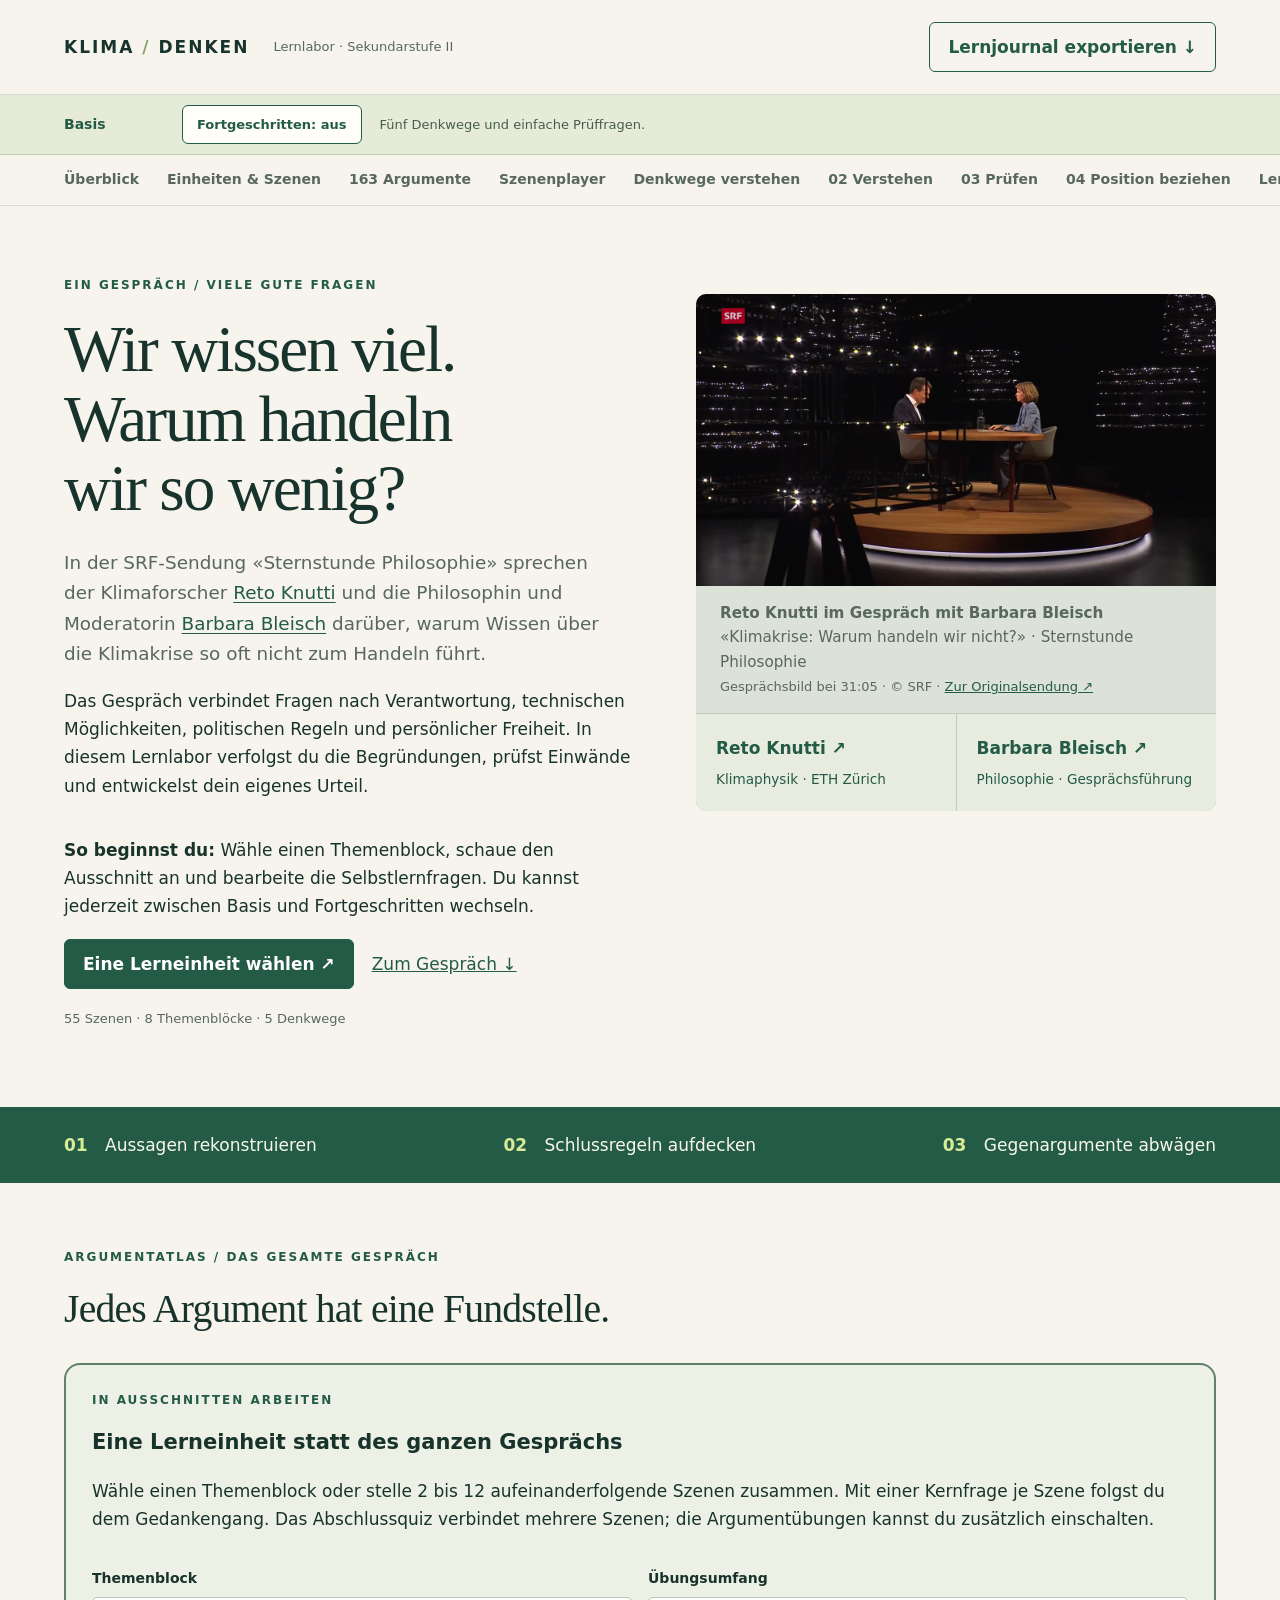
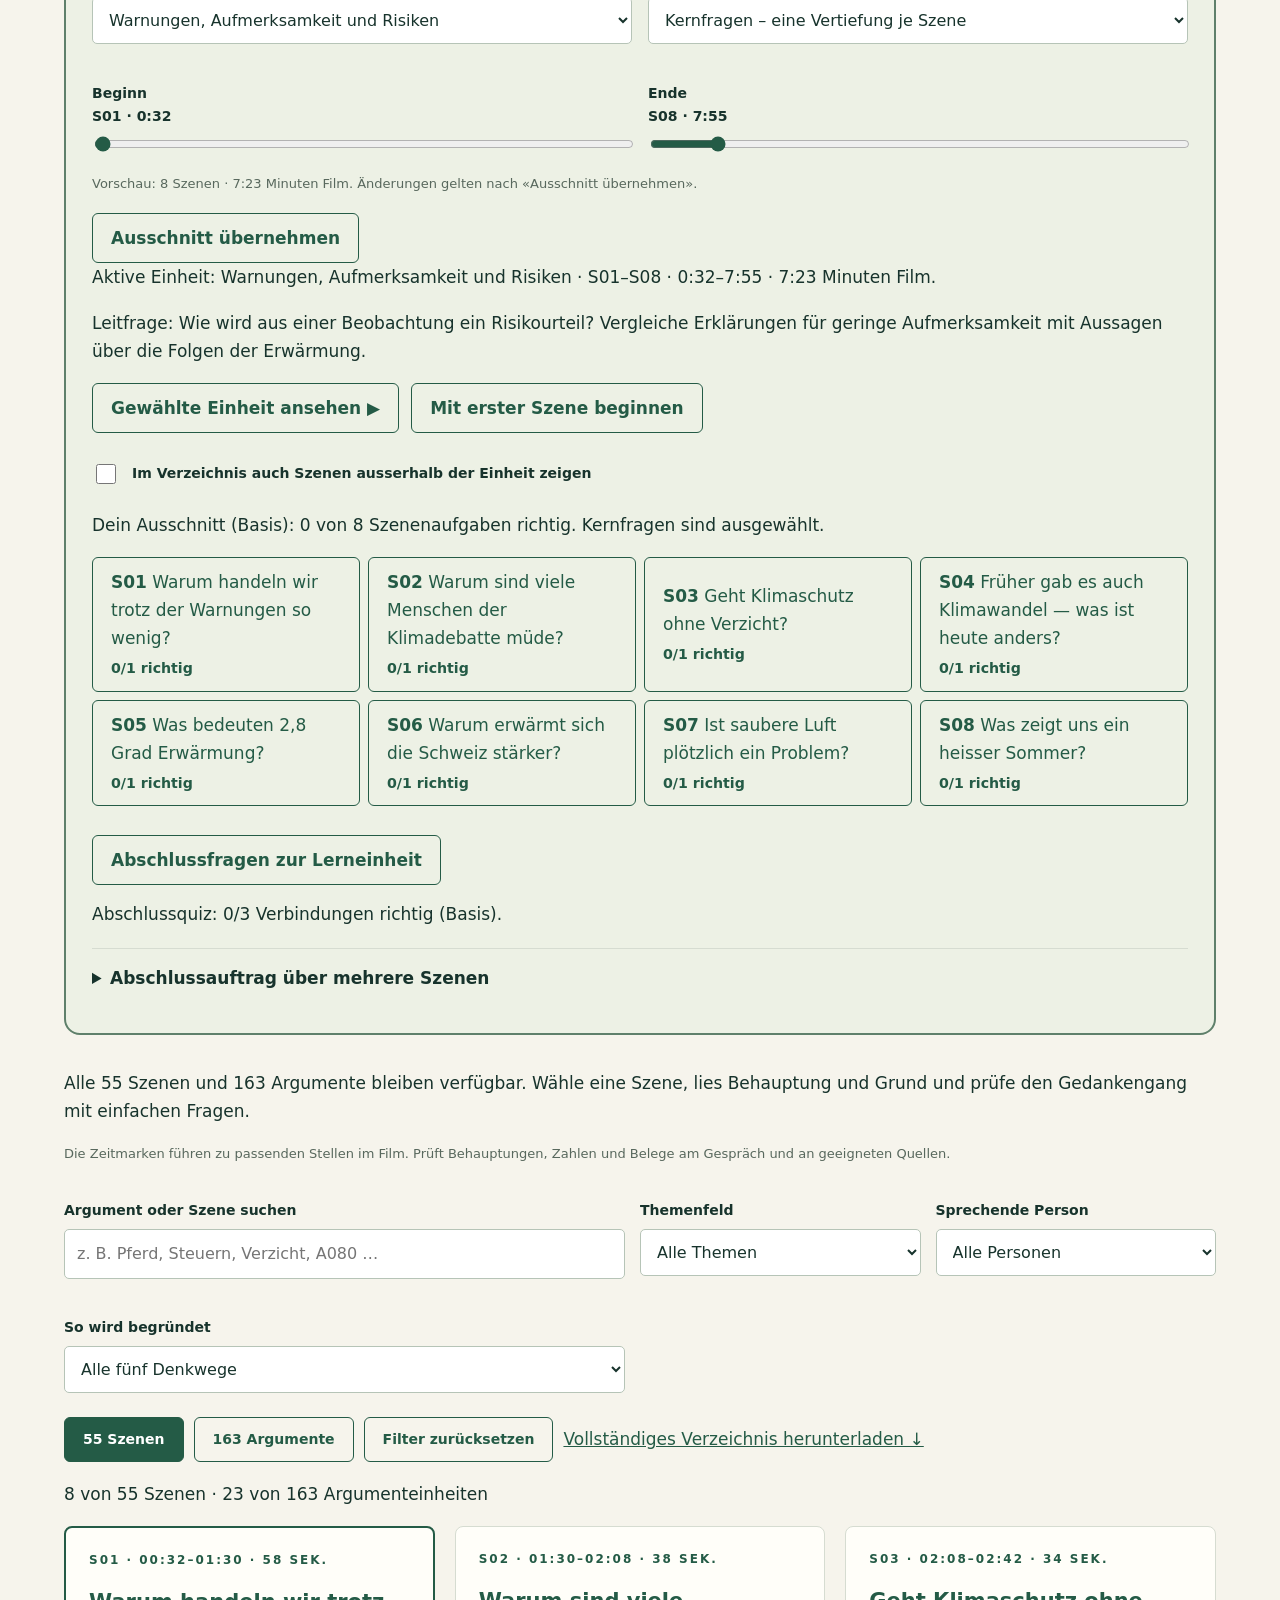
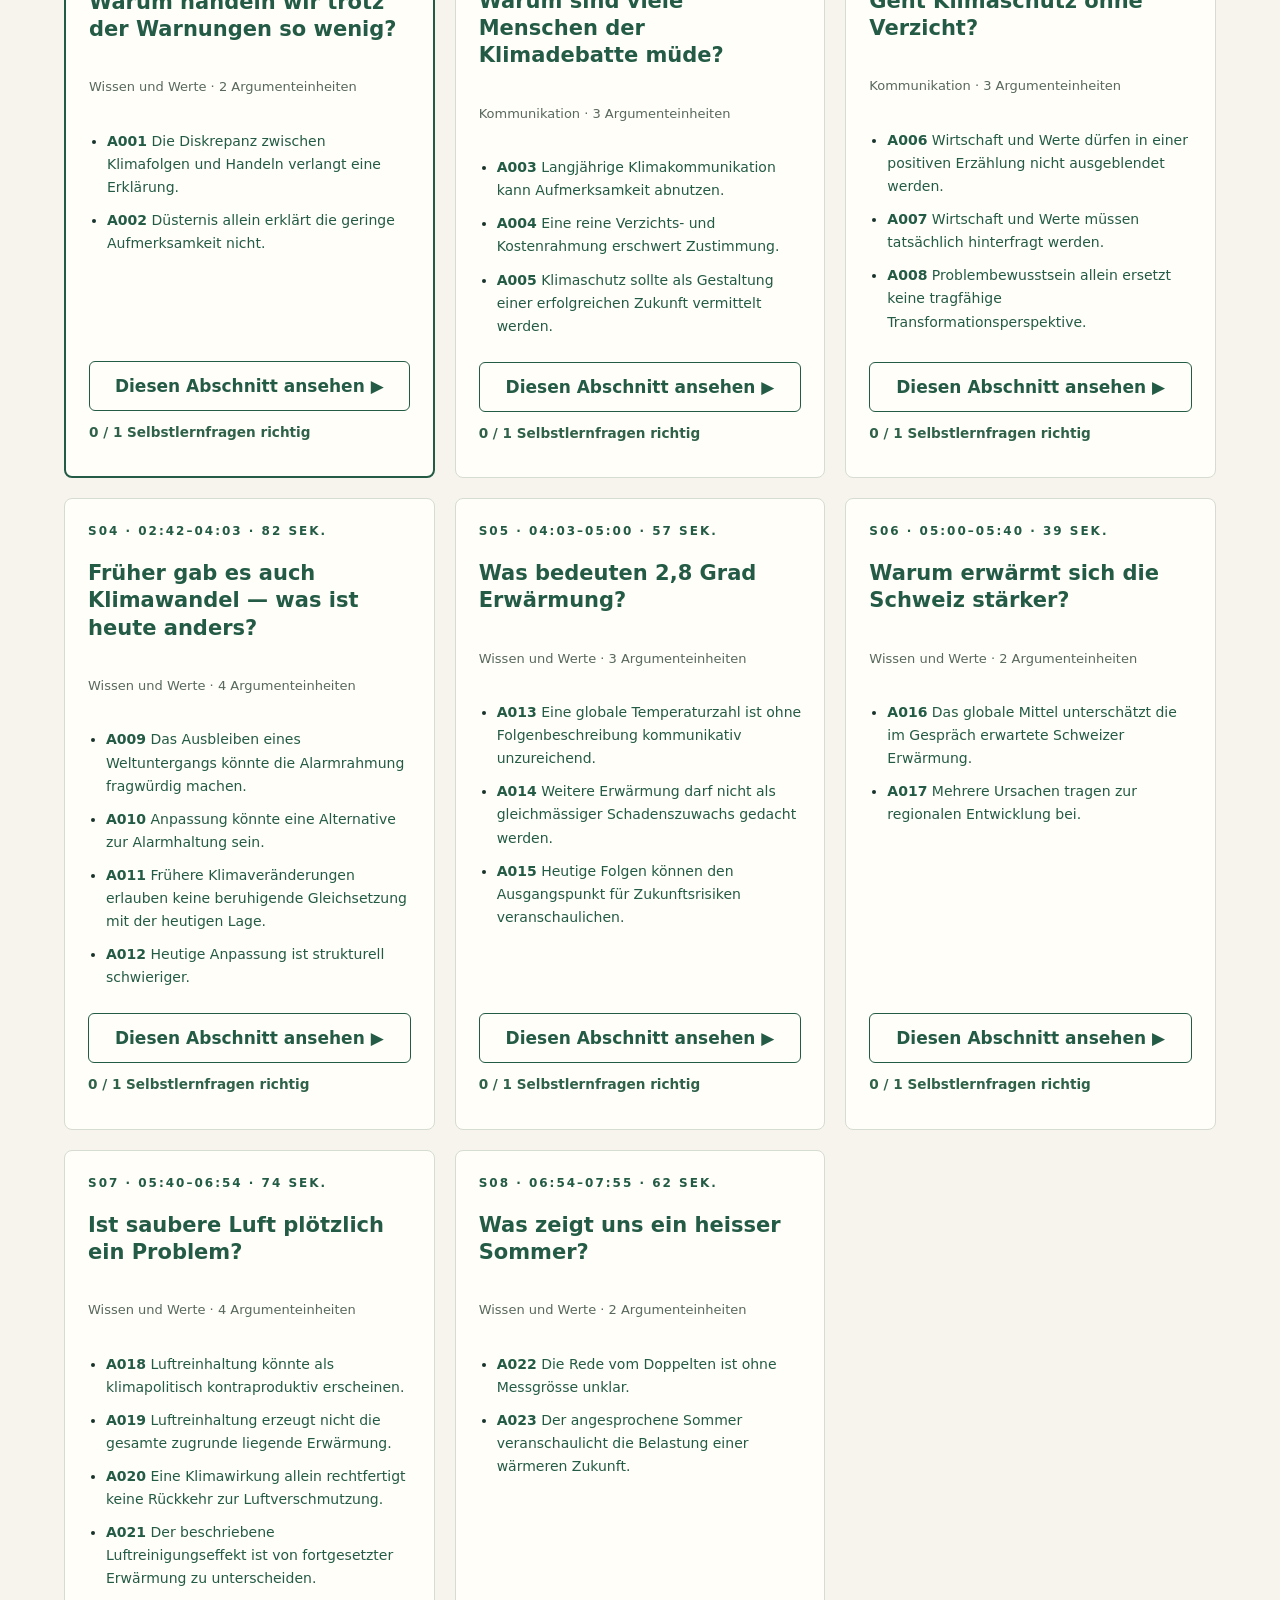
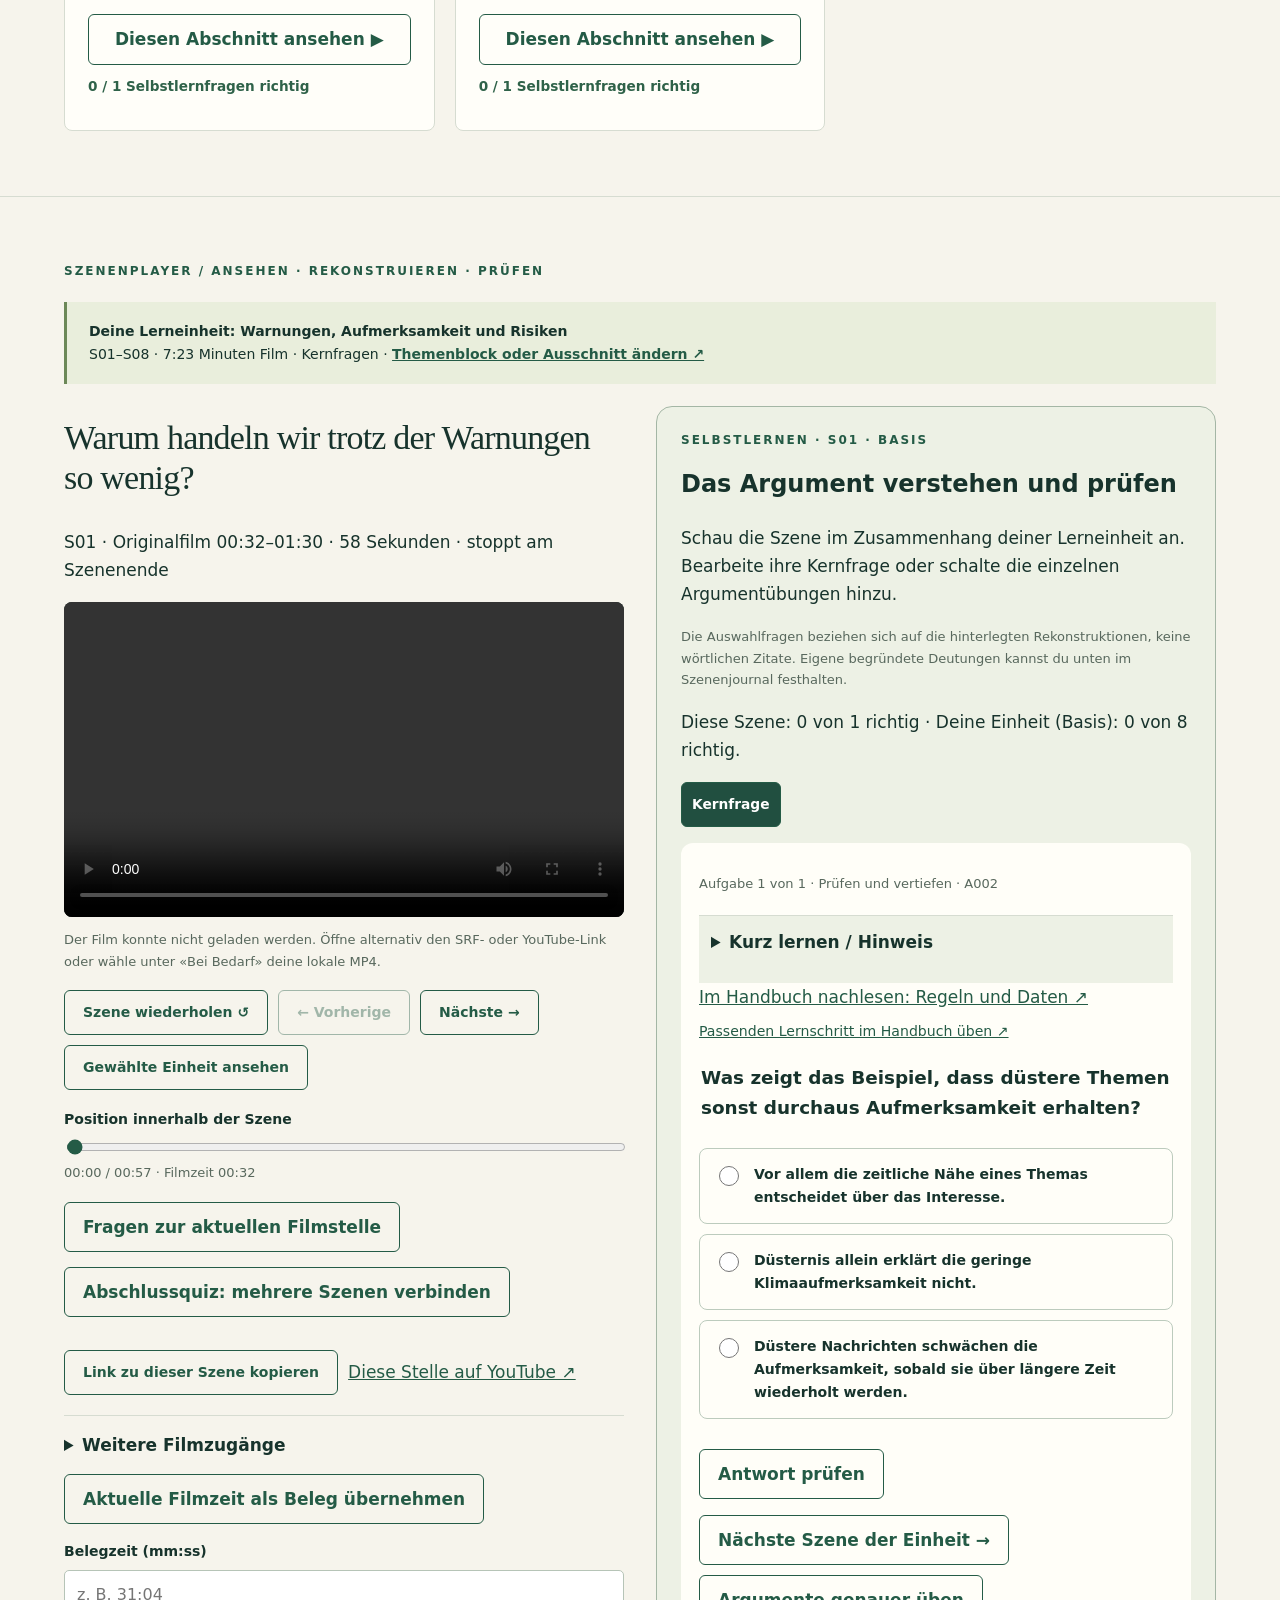
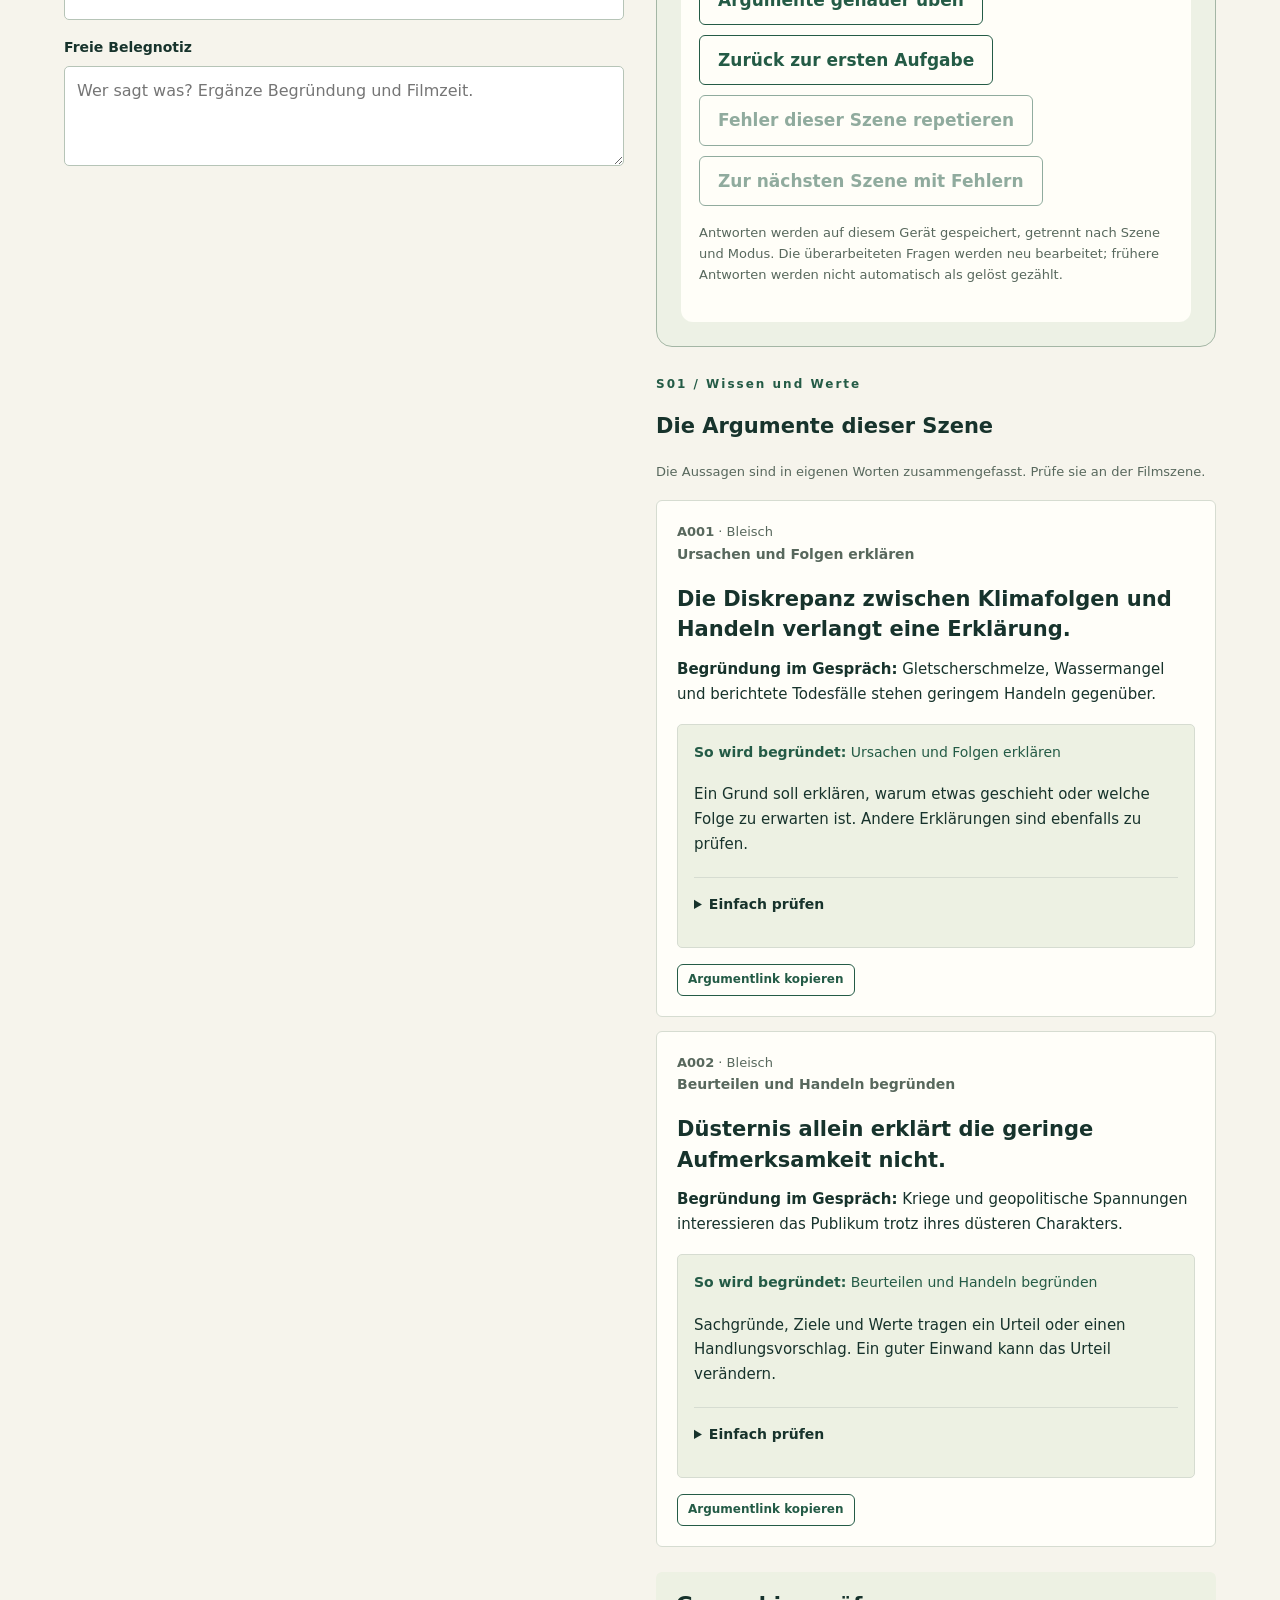
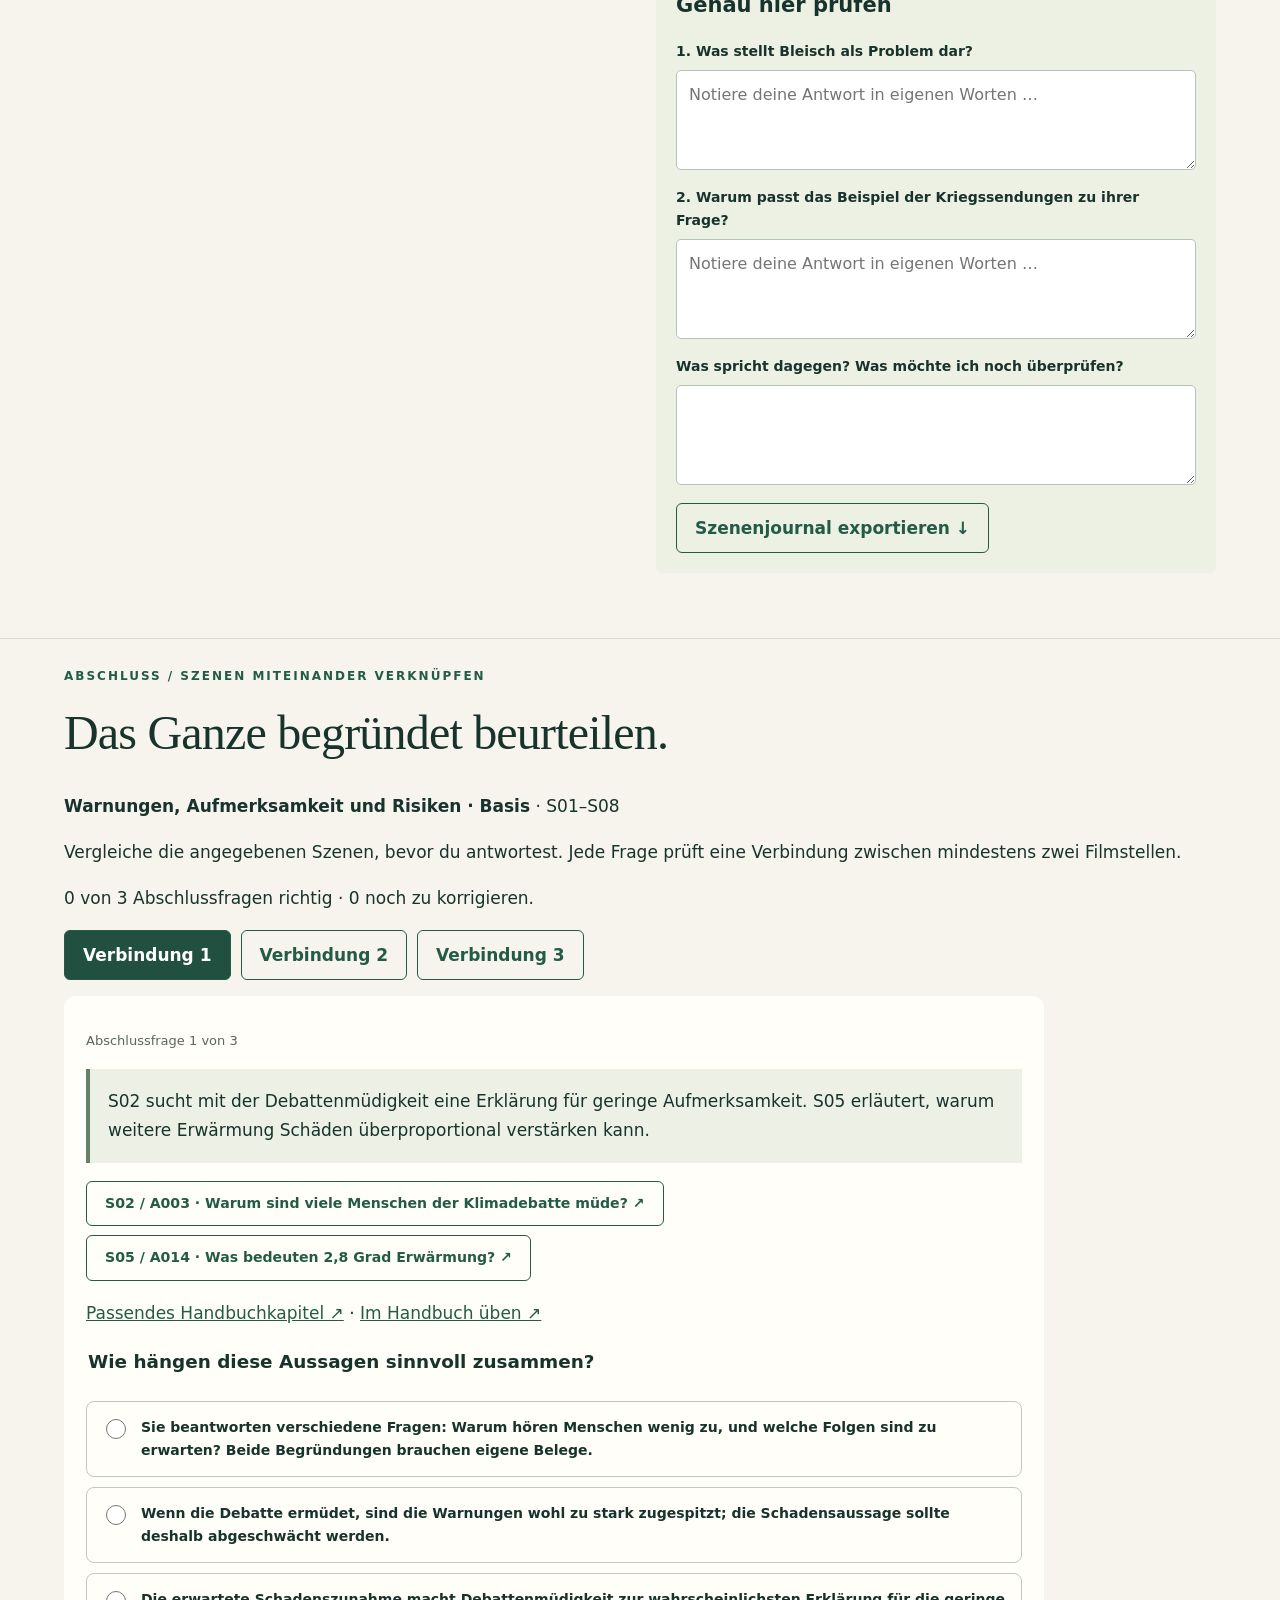
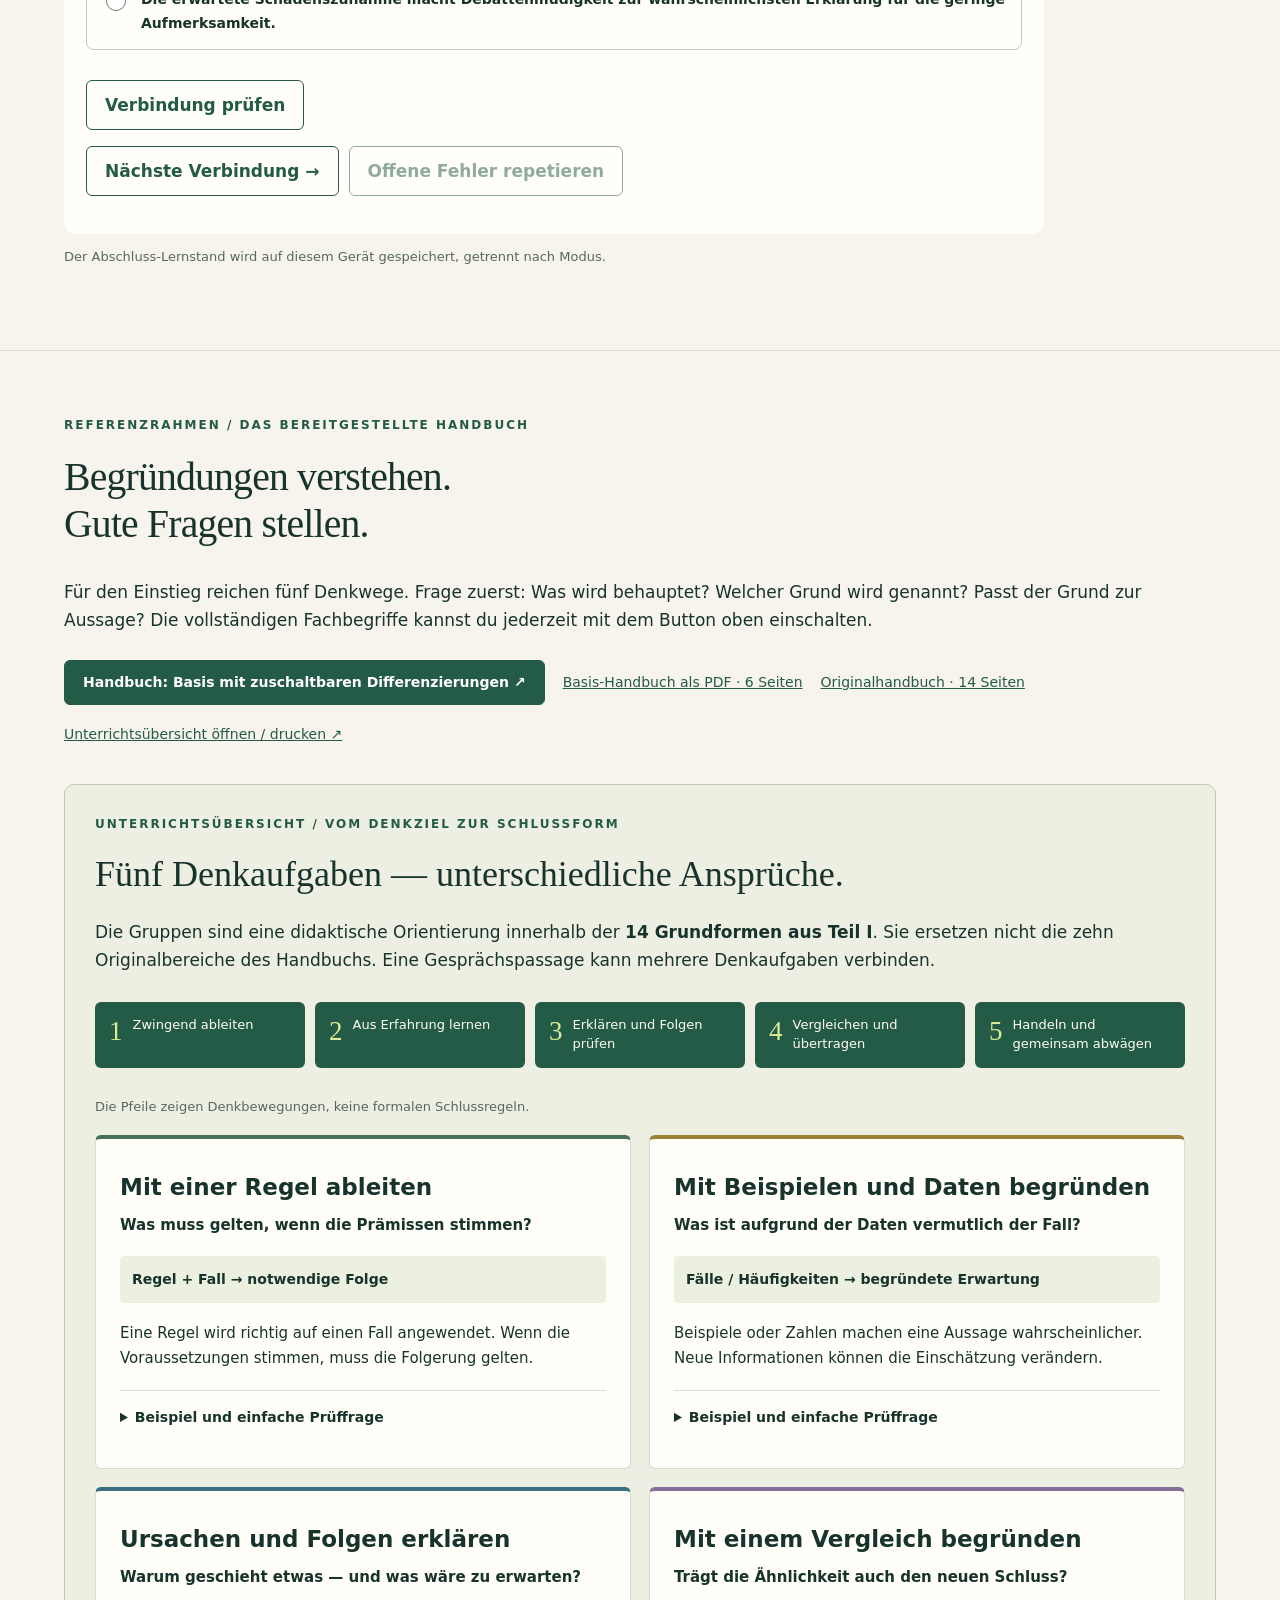
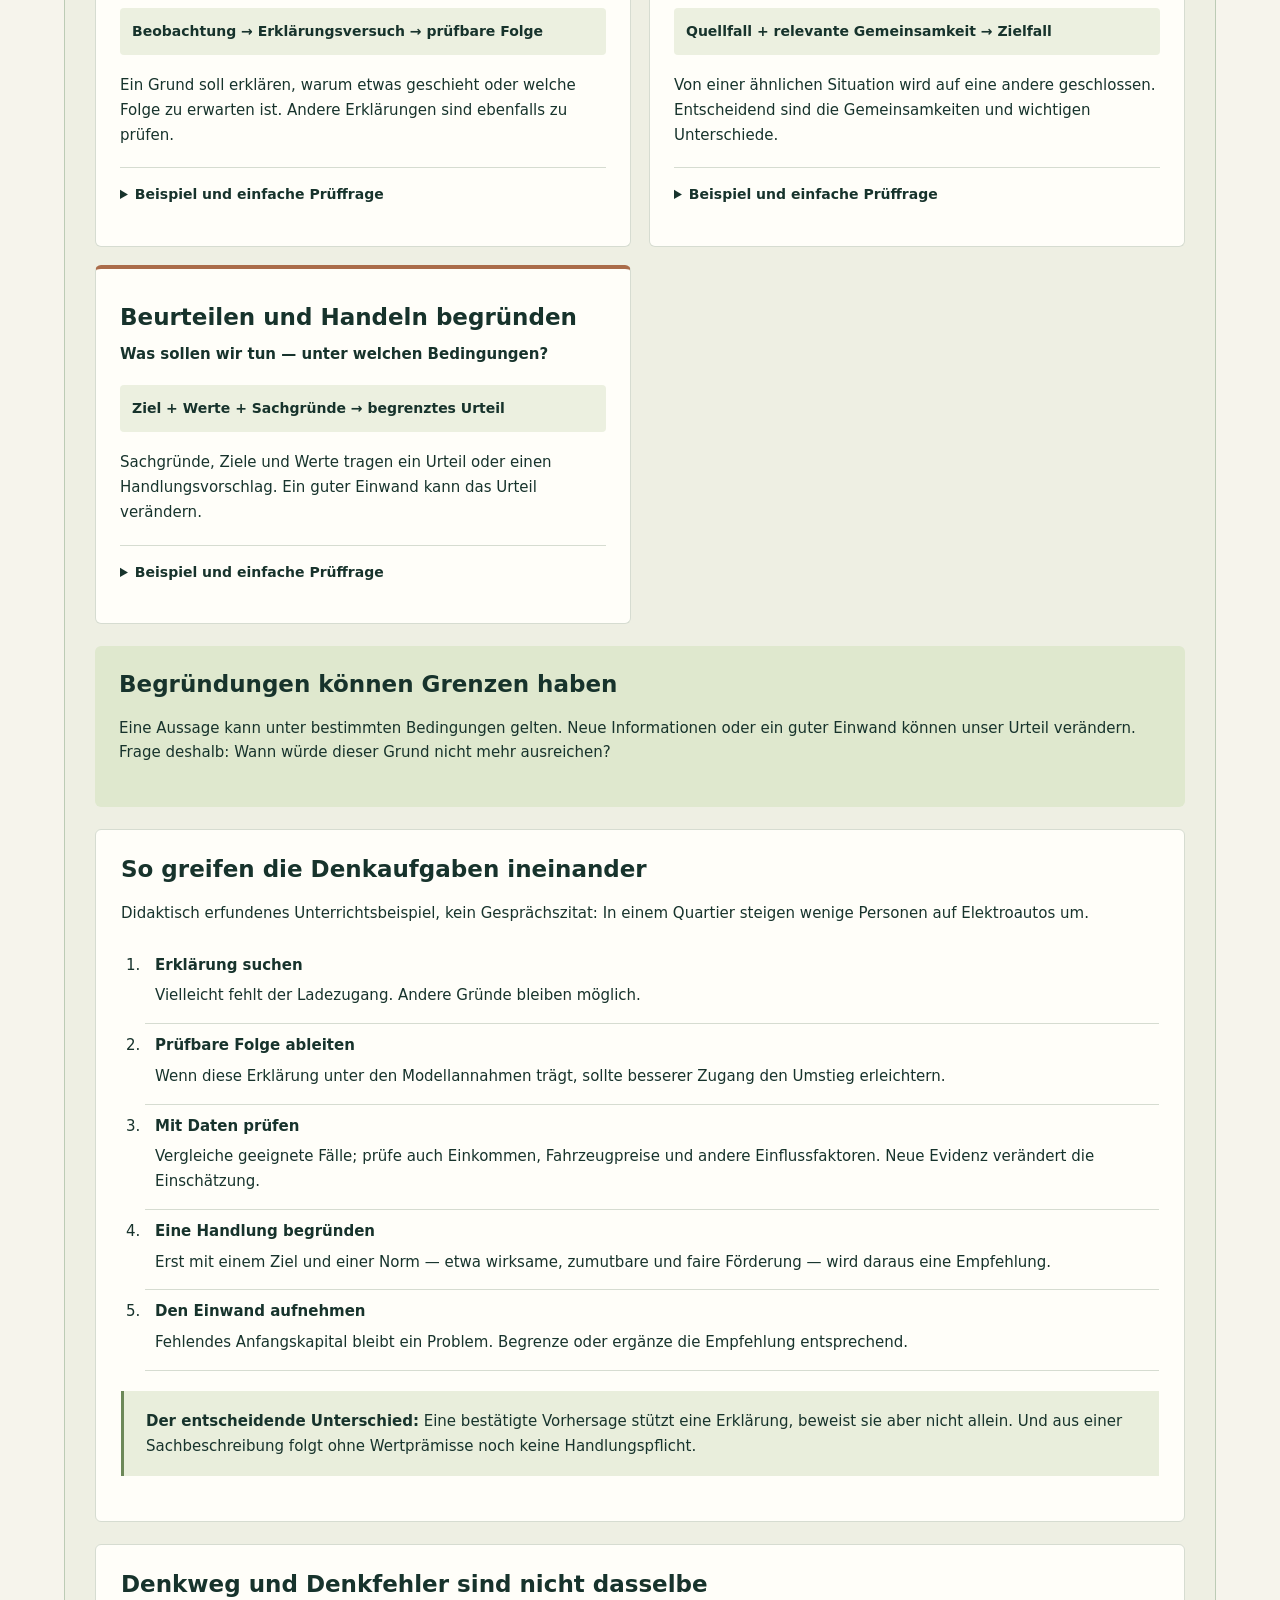
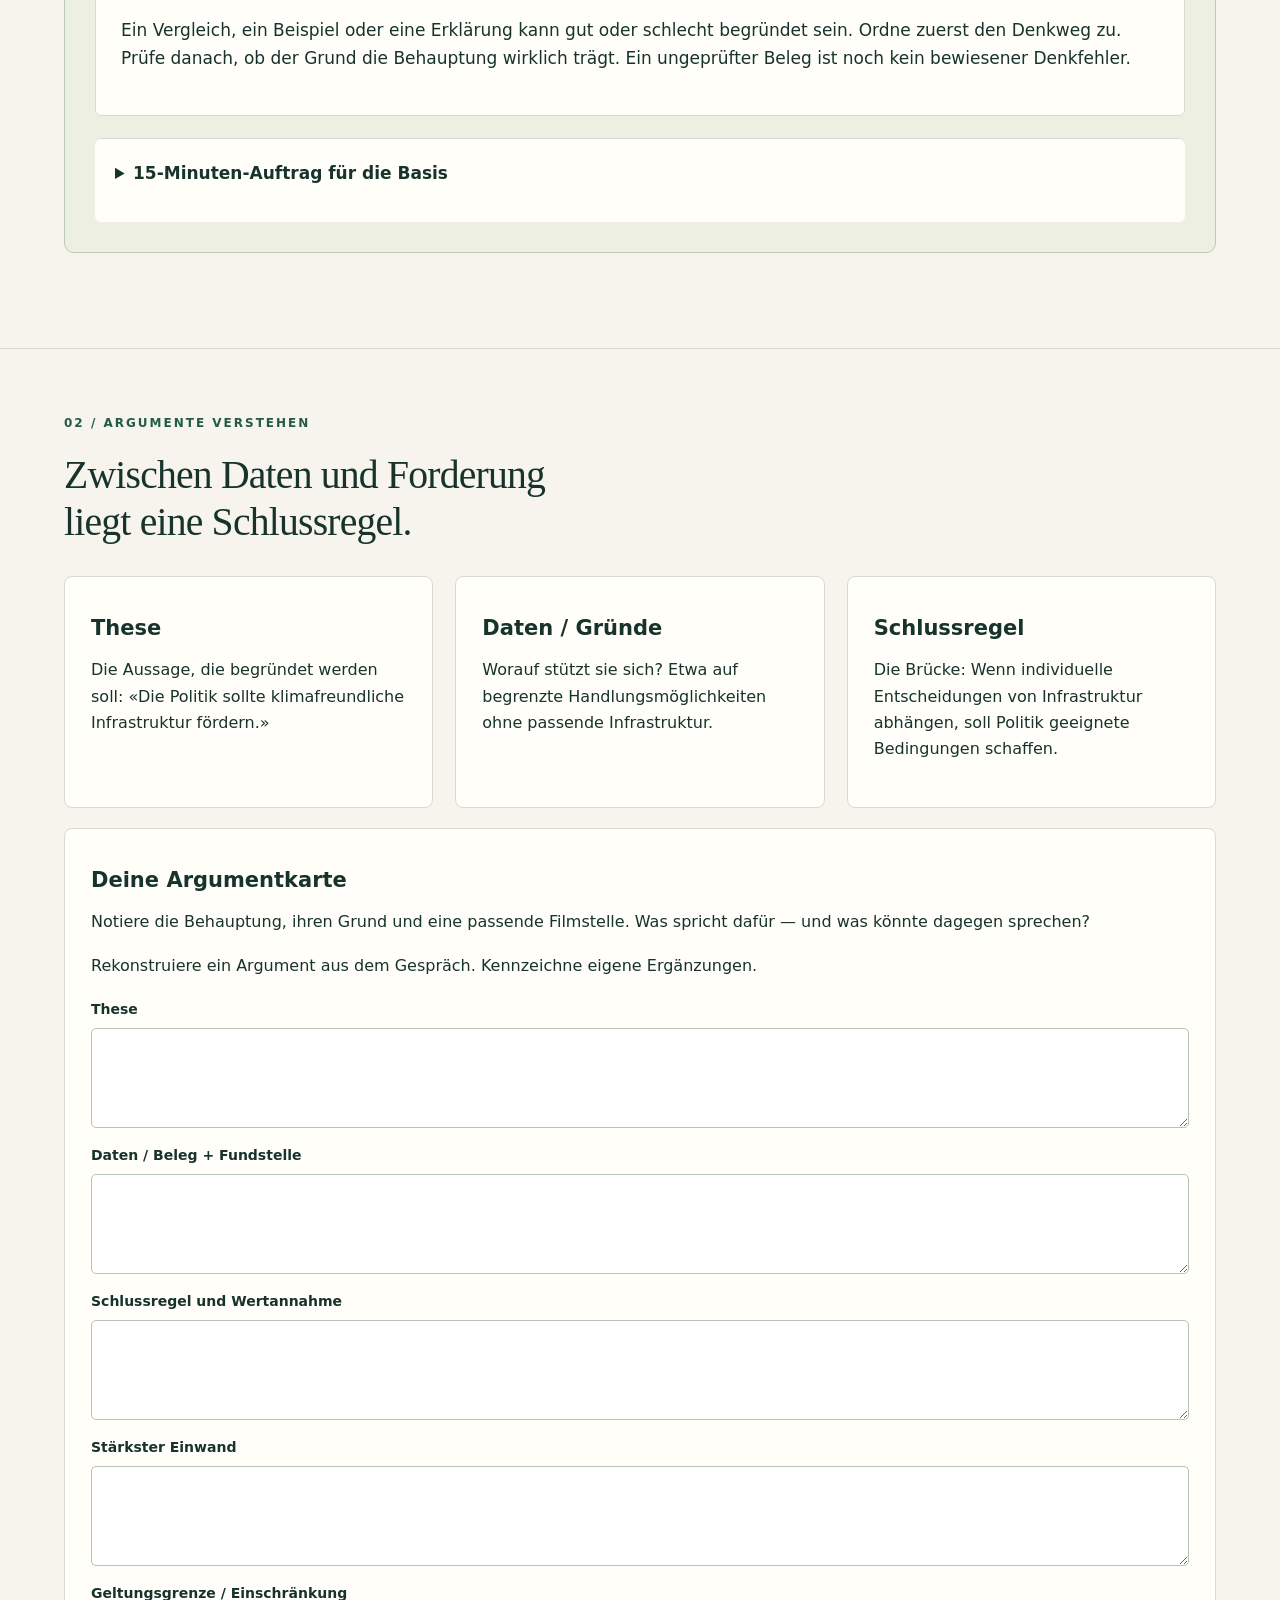
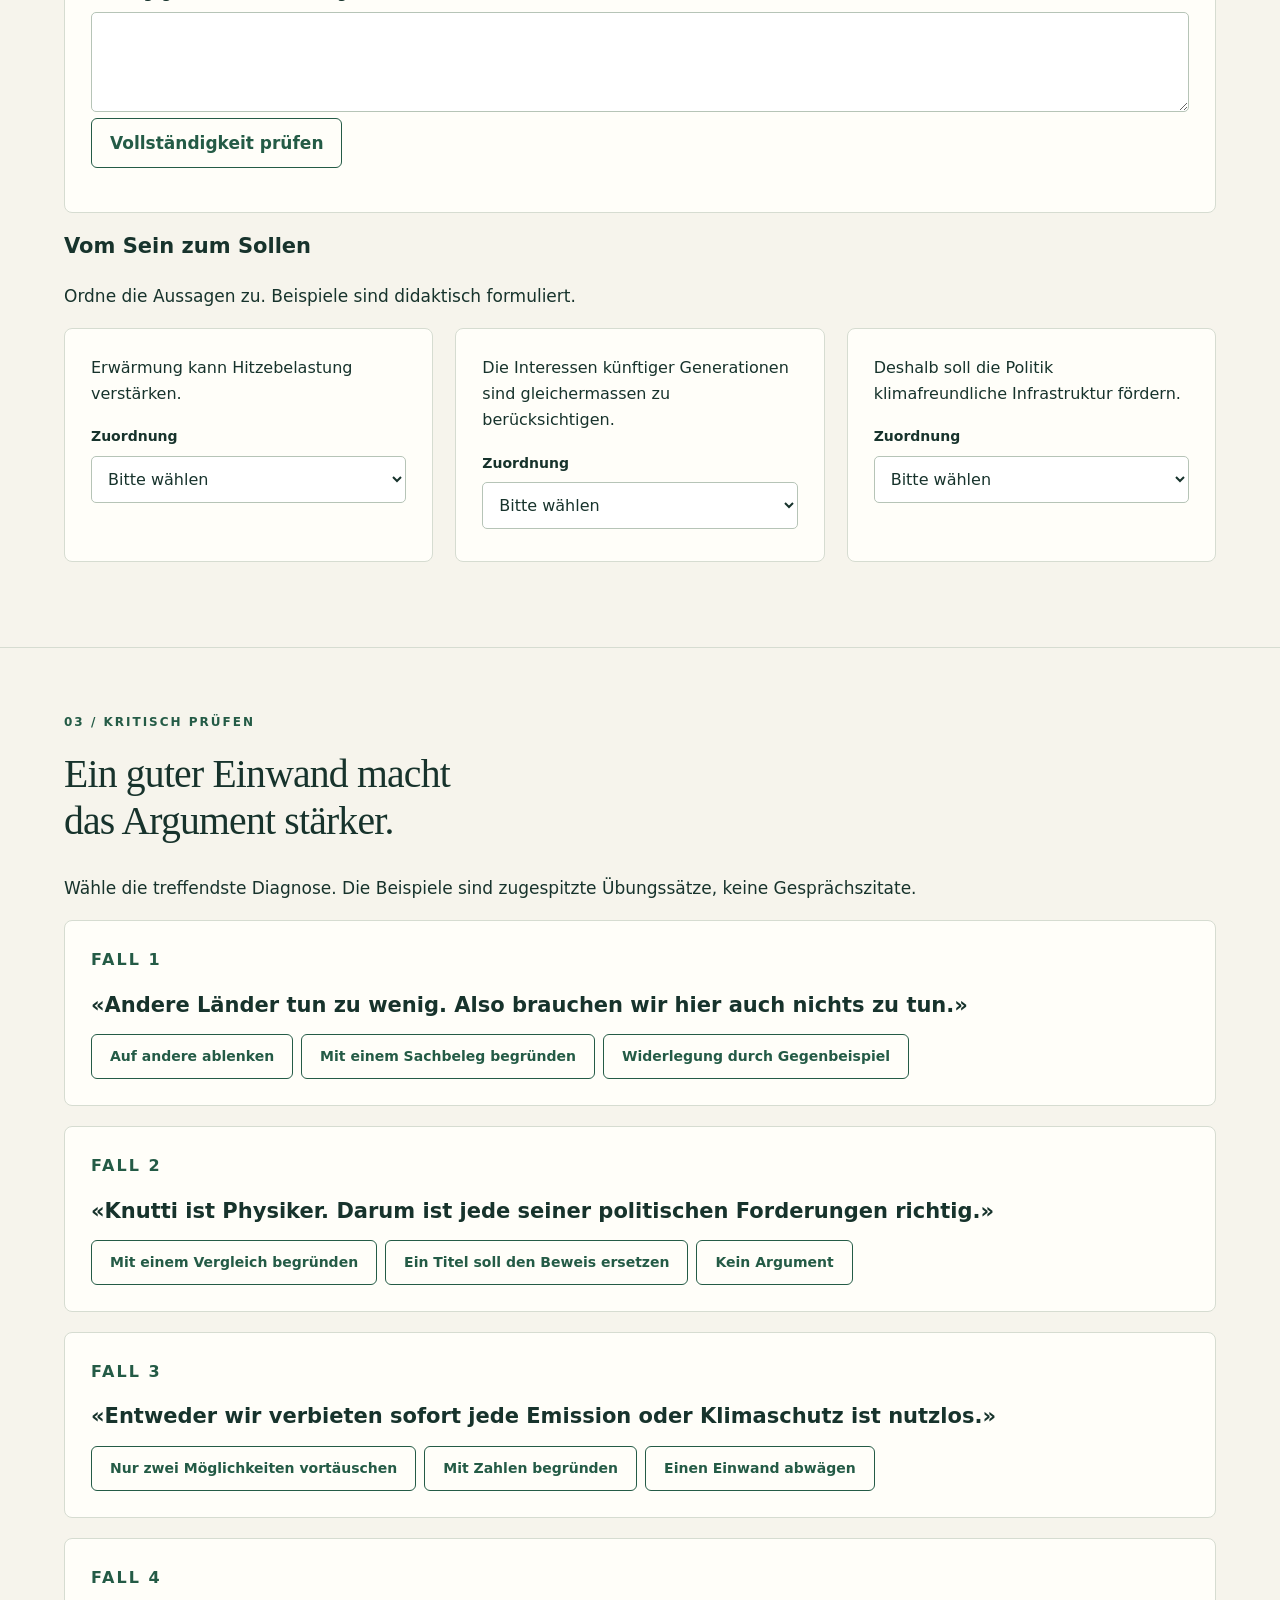
<file: index.html>
<!doctype html>
<html lang="de-CH" data-level="basis"><head><meta charset="utf-8"><meta name="viewport" content="width=device-width,initial-scale=1"><meta name="description" content="Klimakrise verstehen, Argumente prüfen, begründet urteilen. Ein Lernlabor zum Gespräch mit Reto Knutti."><title>Klimakrise · Argumentationslabor</title><link rel="stylesheet" href="assets/style.css?v=einstieg-20261028"><script defer src="assets/analyzer.js"></script><script defer src="assets/app.js?v=abschluss-20261028"></script><script defer src="assets/framework-data.js?v=framework-20261028"></script><script defer src="assets/scenes-data.js?v=framework-20261028"></script><script defer src="assets/levels-data.js?v=abschluss-20261028"></script><script defer src="assets/levels.js?v=abschluss-20261028"></script><script defer src="assets/framework.js?v=abschluss-20261028"></script><script defer src="assets/scene-learning-data.js?v=abschluss-20261028"></script><script defer src="assets/study-units.js?v=abschluss-20261028"></script><script defer src="assets/scene-learning.js?v=abschluss-20261028"></script><script defer src="assets/scenes.js?v=abschluss-20261028"></script><script defer src="assets/unit-assessment-data.js?v=abschluss-20261028"></script><script defer src="assets/unit-assessment.js?v=abschluss-20261028"></script></head>
<body><a class="skip" href="#main">Zum Inhalt</a><header><a class="brand" href="#start">KLIMA<span> / </span>DENKEN</a><span class="tag">Lernlabor · Sekundarstufe II</span><button id="export">Lernjournal exportieren ↓</button></header><aside class="level-bar" aria-label="Lernniveau"><span class="level-current" id="levelLabel">Basis</span><button id="levelToggle" type="button" aria-label="Fortgeschrittenenmodus" aria-pressed="false" aria-describedby="levelHelp">Fortgeschritten: aus</button><p id="levelHelp">Fünf Denkwege und einfache Prüffragen.</p></aside>
<nav aria-label="Lernstationen"><a href="#start">Überblick</a><a href="#szenen">Einheiten &amp; Szenen</a><a href="#argumentliste">163 Argumente</a><a href="#gespraech">Szenenplayer</a><a href="#framework"><span class="level-basic">Denkwege verstehen</span><span class="level-advanced">Handbuch-Framework</span></a><a href="#werkzeug">02 Verstehen</a><a href="#pruefen">03 Prüfen</a><a href="#schreiben">04 Position beziehen</a><a href="#journal">Lernjournal</a></nav>
<main id="main"><section id="start" class="hero"><div><p class="eyebrow">EIN GESPRÄCH / VIELE GUTE FRAGEN</p><h1>Wir wissen viel.<br>Warum handeln<br>wir so wenig?</h1><p class="lead">In der SRF-Sendung «Sternstunde Philosophie» sprechen der Klimaforscher <a href="https://usys.ethz.ch/personen/profil.knutti.html" target="_blank" rel="noopener">Reto Knutti</a> und die Philosophin und Moderatorin <a href="https://barbarableisch.ch/" target="_blank" rel="noopener">Barbara Bleisch</a> darüber, warum Wissen über die Klimakrise so oft nicht zum Handeln führt.</p><p>Das Gespräch verbindet Fragen nach Verantwortung, technischen Möglichkeiten, politischen Regeln und persönlicher Freiheit. In diesem Lernlabor verfolgst du die Begründungen, prüfst Einwände und entwickelst dein eigenes Urteil.</p><div class="intro-start"><p><b>So beginnst du:</b> Wähle einen Themenblock, schaue den Ausschnitt an und bearbeite die Selbstlernfragen. Du kannst jederzeit zwischen Basis und Fortgeschritten wechseln.</p><a class="primary" href="#studyUnit">Eine Lerneinheit wählen ↗</a><a class="intro-film-link" href="#gespraech">Zum Gespräch ↓</a></div><p class="small"><span class="level-basic">55 Szenen · 8 Themenblöcke · 5 Denkwege</span><span class="level-advanced">55 Szenen · 163 Einzelanalysen · 164 Referenzkategorien</span></p></div><figure class="conversation-figure"><a class="conversation-image-link" href="#gespraech" aria-label="Zum Gespräch mit Reto Knutti und Barbara Bleisch"><img src="assets/images/knutti-bleisch-gespraech.jpg" width="1280" height="720" fetchpriority="high" alt="Reto Knutti links und Barbara Bleisch rechts sitzen sich am Gesprächstisch im Studio der Sternstunde Philosophie gegenüber."></a><figcaption><b>Reto Knutti im Gespräch mit Barbara Bleisch</b><br>«Klimakrise: Warum handeln wir nicht?» · Sternstunde Philosophie<br><span class="small">Gesprächsbild bei 31:05 · © SRF · <a href="https://www.srf.ch/play/tv/sternstunde-philosophie/video/klimakrise-warum-handeln-wir-nicht-reto-knutti?urn=urn:srf:video:1c612fe7-f87a-4f59-a7c4-4a9cbf820ba0" target="_blank" rel="noopener">Zur Originalsendung ↗</a></span></figcaption><div class="intro-people"><a href="https://usys.ethz.ch/personen/profil.knutti.html" target="_blank" rel="noopener"><b>Reto Knutti ↗</b><span>Klimaphysik · ETH Zürich</span></a><a href="https://barbarableisch.ch/" target="_blank" rel="noopener"><b>Barbara Bleisch ↗</b><span>Philosophie · Gesprächsführung</span></a></div></figure></section>
<div class="ribbon"><span><b>01</b> Aussagen rekonstruieren</span><span><b>02</b> Schlussregeln aufdecken</span><span><b>03</b> Gegenargumente abwägen</span></div>
<section id="szenen" class="section"><p class="eyebrow">ARGUMENTATLAS / DAS GESAMTE GESPRÄCH</p><h2>Jedes Argument hat eine Fundstelle.</h2><p class="level-basic">Alle 55 Szenen und 163 Argumente bleiben verfügbar. Wähle eine Szene, lies Behauptung und Grund und prüfe den Gedankengang mit einfachen Fragen.</p><p class="level-advanced">Alle erkennbaren eigenständigen Begründungen, Einwände und relevanten Präzisierungen des Gesprächs — sinngemäss rekonstruiert. Jedes Argument ist anhand des hinterlegten Handbuch-Frameworks neu geprüft: Schlussform, mögliche implizite Prämisse, Beurteilung des Übergangs und begründete Fehlerprüfung. Die Nummern bezeichnen Argumenteinheiten, keine bewiesenen Tatsachen. Moderatorin: Barbara Bleisch; Gast: Reto Knutti; Einspieler: Frauke Rostalski und Jonathan Safran Foer.</p><p class="small level-basic">Die Zeitmarken führen zu passenden Stellen im Film. Prüft Behauptungen, Zahlen und Belege am Gespräch und an geeigneten Quellen.</p><p class="notice level-advanced">Zeitmarken: mit den offiziellen SRF-Untertiteln (SWISS TXT) abgeglichen. Die Grenzen folgen Themenwechseln, nicht geschätzten Wortanteilen. Vorspann 00:00–00:32 und Abmoderation ab 59:38 enthalten keine zusätzlichen eigenständigen Klimaargumente. Einteilung und Schlussrekonstruktion sind interpretativ; Zahlen und Sachbehauptungen werden hier nicht als wahr bestätigt.</p><div class="atlas-toolbar"><label>Argument oder Szene suchen<input id="sceneSearch" type="search" placeholder="z. B. Pferd, Steuern, Verzicht, A080 …"></label><label>Themenfeld<select id="themeFilter" aria-label="Themenfeld"><option value="">Alle Themen</option></select></label><label>Sprechende Person<select id="speakerFilter" aria-label="Sprechende Person"><option value="">Alle Personen</option></select></label><label class="level-basic">So wird begründet<select id="basicTypeFilter" aria-label="So wird begründet"><option value="">Alle fünf Denkwege</option></select></label><label class="level-advanced">Schlussform nach Handbuch<select id="typeFilter" aria-label="Schlussform nach Handbuch"><option value="">Alle Schlussformen</option></select></label><label class="level-advanced">Fehlermuster / Prüfkategorie<select id="fallacyFilter" aria-label="Fehlermuster / Prüfkategorie"><option value="">Alle Prüfkategorien</option></select></label><label class="level-advanced">Status der Prüfung<select id="assessmentFilter" aria-label="Status der Prüfung"><option value="">Alle Prüfstatus</option></select></label></div><div class="atlas-actions"><button id="sceneView" aria-pressed="true">55 Szenen</button><button id="argumentView" aria-pressed="false">163 Argumente</button><button id="clearFilters">Filter zurücksetzen</button><a href="ARGUMENTATLAS.md" download>Vollständiges Verzeichnis herunterladen ↓</a></div><p class="small level-advanced">Ein Treffer unter einer Fehlermuster-Kategorie kann eine Abgrenzung, ein bedingtes Risiko oder ein ausdrücklich zurückgewiesenes Muster sein. Er ist keine automatische Fehlerdiagnose. <a href="#framework">Prüfstatus und Definitionen ansehen ↓</a></p><p id="sceneCount" role="status"></p><div id="sceneCards" class="scene-cards"></div><div id="argumentliste" hidden><div id="allArguments"></div></div></section>
<section id="gespraech" class="section"><p class="eyebrow">SZENENPLAYER / ANSEHEN · REKONSTRUIEREN · PRÜFEN</p><div class="scene-player-grid"><div class="player-column"><h2 id="currentSceneTitle"></h2><p id="sceneTimeLabel"></p><video id="video" src="https://download-media.srf.ch/world/video/sternstundephilosophie/2026/10/sternstundephilosophie_20261023_150943_19986127_v_webcast_h264_q50.mp4?d=ap&amp;assetId=1c612fe7-f87a-4f59-a7c4-4a9cbf820ba0" controls playsinline preload="metadata" aria-label="Klimakrise: Warum handeln wir nicht, Reto Knutti? – Film"></video><p id="videoStatus" role="status" class="small"></p><div class="clip-tools"><button id="replayScene">Szene wiederholen ↺</button><button id="prevScene">← Vorherige</button><button id="nextScene">Nächste →</button><button id="wholeFilm" aria-pressed="false">Zum ganzen Film wechseln</button></div><label>Position innerhalb der Szene<input id="sceneTimeline" type="range" min="0" max="100" step="0.05" value="0"></label><p id="scenePosition" role="timer"></p><p id="sceneEnd" class="notice" hidden>Szene beendet. Prüfe die Argumente und Fragen rechts oder gehe zur nächsten Szene.</p><div class="scene-links"><button id="copySceneLink">Link zu dieser Szene kopieren</button><a id="youtubeScene" target="_blank" rel="noopener">Diese Stelle auf YouTube ↗</a><a id="localClipDownload" hidden download>Geschnittenen Clip herunterladen ↓</a></div><details><summary>Weitere Filmzugänge</summary><p><a href="https://www.srf.ch/play/tv/sternstunde-philosophie/video/klimakrise-warum-handeln-wir-nicht-reto-knutti?urn=urn:srf:video:1c612fe7-f87a-4f59-a7c4-4a9cbf820ba0" target="_blank" rel="noopener">Originalsendung bei SRF ↗</a></p><label class="file">Bei Bedarf: eigene MP4 öffnen<input id="videoFile" type="file" accept="video/*"></label></details><button id="stamp">Aktuelle Filmzeit als Beleg übernehmen</button><label>Belegzeit (mm:ss)<input data-save="time" placeholder="z. B. 31:04"></label><label>Freie Belegnotiz<textarea data-save="observation" placeholder="Wer sagt was? Ergänze Begründung und Filmzeit."></textarea></label></div><div id="sceneAnalysis" class="analysis-column"></div></div></section>
<section id="framework" class="section"><p class="eyebrow">REFERENZRAHMEN / DAS BEREITGESTELLTE HANDBUCH</p><h2><span class="level-basic">Begründungen verstehen.<br>Gute Fragen stellen.</span><span class="level-advanced">Schlussform prüfen.<br>Fehler nachweisen.</span></h2><p class="level-basic">Für den Einstieg reichen fünf Denkwege. Frage zuerst: Was wird behauptet? Welcher Grund wird genannt? Passt der Grund zur Aussage? Die vollständigen Fachbegriffe kannst du jederzeit mit dem Button oben einschalten.</p><p class="level-advanced">Alle 164 Einträge des <a href="material/schlussfolgerungstypen-und-fehlschluesse-handbuch.pdf" target="_blank" rel="noopener">14-seitigen Handbuchs (PDF)</a> sind in zehn Originalbereichen hinterlegt — mit Definition, didaktischem Beispiel und PDF-Seitenverweis. Die Einzelfallanalysen sind eigene Rekonstruktionen am Gespräch. Nicht passende Kategorien werden nicht künstlich vergeben.</p><div class="handbook-actions"><a class="primary" href="handbuch.html">Handbuch: Basis mit zuschaltbaren Differenzierungen ↗</a><a class="level-basic" href="material/handbuch-basis.pdf">Basis-Handbuch als PDF · 6 Seiten</a><a class="level-advanced" href="material/handbuch-fortgeschritten.pdf">Fortgeschrittenes Handbuch als PDF · 20 Seiten</a><a href="material/schlussfolgerungstypen-und-fehlschluesse-handbuch.pdf">Originalhandbuch · 14 Seiten</a><a href="schlussformen-uebersicht.html">Unterrichtsübersicht öffnen / drucken ↗</a></div><section id="schlussformen-uebersicht" class="teaching-overview"><p class="eyebrow">UNTERRICHTSÜBERSICHT / VOM DENKZIEL ZUR SCHLUSSFORM</p><h3>Fünf Denkaufgaben — unterschiedliche Ansprüche.</h3><p>Die Gruppen sind eine didaktische Orientierung innerhalb der <b>14 Grundformen aus Teil I</b>. Sie ersetzen nicht die zehn Originalbereiche des Handbuchs. Eine Gesprächspassage kann mehrere Denkaufgaben verbinden.</p><div class="overview-map" aria-label="Fünf Denkaufgaben"><a href="#gruppe-ableiten"><b>1</b><span>Zwingend ableiten</span></a><a href="#gruppe-erfahrung"><b>2</b><span>Aus Erfahrung lernen</span></a><a href="#gruppe-erklaeren"><b>3</b><span>Erklären und Folgen prüfen</span></a><a href="#gruppe-vergleichen"><b>4</b><span>Vergleichen und übertragen</span></a><a href="#gruppe-handeln"><b>5</b><span>Handeln und gemeinsam abwägen</span></a></div><p class="small">Die Pfeile zeigen Denkbewegungen, keine formalen Schlussregeln.</p><div class="teaching-groups"><article class="teaching-group" id="gruppe-ableiten"><p class="group-number">DENKAUFGABE 1</p><h4>Zwingend ableiten</h4><p class="group-question">Was muss gelten, wenn die Prämissen stimmen?</p><p class="thinking-motion">Regel + Fall → notwendige Folge</p><div class="group-types"><a href="#kategorie-I-01" data-fw-ref="I-01">Deduktion <small>(I-01, S. 1)</small></a><a href="#kategorie-I-12" data-fw-ref="I-12">Indirekter Beweis / Reductio ad absurdum <small>(I-12, S. 2)</small></a></div><p>Hier geht es um Notwendigkeit: Bei gültiger Form können die Prämissen nicht alle wahr und die Konklusion falsch sein. Ob die Prämissen tatsächlich wahr sind, wird zusätzlich geprüft.</p><details><summary>Anschauliches Beispiel und Prüfpunkt</summary><p>Alle hier betrachteten Geräte benötigen Strom. Dieses Gerät gehört dazu. Also benötigt es Strom. Beim indirekten Beweis führt die Gegenannahme zum Widerspruch.</p><p><b>Prüfe:</b> Kannst du wahre Prämissen und trotzdem eine falsche Konklusion denken? Dann ist die deduktive Form nicht gültig.</p><a href="#szene-s18-A049">A049 · Ein Gegenbeispiel begrenzt eine Allaussage ↗</a></details></article><article class="teaching-group" id="gruppe-erfahrung"><p class="group-number">DENKAUFGABE 2</p><h4>Aus Erfahrung lernen</h4><p class="group-question">Was ist aufgrund der Daten vermutlich der Fall?</p><p class="thinking-motion">Fälle / Häufigkeiten → begründete Erwartung</p><div class="group-types"><a href="#kategorie-I-02" data-fw-ref="I-02">Induktion (verallgemeinernd) <small>(I-02, S. 1)</small></a><a href="#kategorie-I-05" data-fw-ref="I-05">Statistischer Schluss <small>(I-05, S. 2)</small></a><a href="#kategorie-I-10" data-fw-ref="I-10">Probabilistisches/bayesisches Schliessen <small>(I-10, S. 2)</small></a></div><p>Induktion verallgemeinert aus Fällen. Statistisches Schliessen arbeitet mit Häufigkeiten und Populationen. Bayesisches Schliessen verändert die Wahrscheinlichkeit einer Hypothese anhand neuer Evidenz und einer Vorwahrscheinlichkeit.</p><details><summary>Anschauliches Beispiel und Prüfpunkt</summary><p>Viele untersuchte vergleichbare Fälle zeigen ein Muster. Das stützt eine vorläufige Regel. Ein neuer Befund kann unsere Einschätzung erhöhen oder senken, ohne sie sicher zu machen.</p><p><b>Prüfe:</b> Sind Fälle und Stichprobe passend? Welcher Nenner gilt? Wie unsicher ist die Schätzung? Ein Hinweis ist noch keine Gewissheit.</p><a href="#szene-s29-A083">A083 · Welche Bezugsgrösse steckt in den Indien-Zahlen? ↗</a></details></article><article class="teaching-group" id="gruppe-erklaeren"><p class="group-number">DENKAUFGABE 3</p><h4>Erklären und Folgen prüfen</h4><p class="group-question">Warum geschieht etwas — und was wäre zu erwarten?</p><p class="thinking-motion">Beobachtung → Erklärungsversuch → prüfbare Folge</p><div class="group-types"><a href="#kategorie-I-03" data-fw-ref="I-03">Abduktion (Schluss auf die beste Erklärung) <small>(I-03, S. 1)</small></a><a href="#kategorie-I-06" data-fw-ref="I-06">Kausaler Schluss <small>(I-06, S. 2)</small></a><a href="#kategorie-I-07" data-fw-ref="I-07">Prädiktiver Schluss <small>(I-07, S. 2)</small></a><a href="#kategorie-I-11" data-fw-ref="I-11">Kontrafaktisches Schliessen <small>(I-11, S. 2)</small></a></div><p>Abduktion sucht eine passende Erklärung. Ein kausaler Schluss beansprucht eine Ursache-Wirkungs-Beziehung. Ein prädiktiver Schluss sagt Folgen unter Annahmen voraus. Kontrafaktisches Schliessen fragt, was unter anderen Bedingungen gewesen wäre.</p><details><summary>Anschauliches Beispiel und Prüfpunkt</summary><p>Wenig Umstieg: Fehlt vielleicht der Ladezugang? Wenn das die relevante Ursache ist, müsste ein besserer Zugang unter passenden Bedingungen etwas ändern. Was wäre ohne die Änderung passiert?</p><p><b>Prüfe:</b> Welche Alternativerklärung oder Drittvariable gibt es? Eine passende Vorhersage beweist die Erklärung nicht allein.</p><a href="#szene-s02-A003">A003 · Debattenmüdigkeit als Erklärungshypothese ↗</a></details></article><article class="teaching-group" id="gruppe-vergleichen"><p class="group-number">DENKAUFGABE 4</p><h4>Vergleichen und übertragen</h4><p class="group-question">Trägt die Ähnlichkeit auch den neuen Schluss?</p><p class="thinking-motion">Quellfall + relevante Gemeinsamkeit → Zielfall</p><div class="group-types"><a href="#kategorie-I-04" data-fw-ref="I-04">Analogieschluss <small>(I-04, S. 2)</small></a><a href="#kategorie-I-13" data-fw-ref="I-13">Transduktiver Schluss <small>(I-13, S. 2)</small></a></div><p>Analogien übertragen eine Einsicht über relevante Gemeinsamkeiten. Ein transduktiver Schluss geht besonders von einem Einzelfall zu einem anderen. Beide benötigen die Prüfung entscheidender Unterschiede.</p><details><summary>Anschauliches Beispiel und Prüfpunkt</summary><p>Steuerbeiträge und Klimabeiträge sind beide Teile einer gemeinsamen Aufgabe. Aber Steuerstaat und internationale Kooperation haben unterschiedliche Regeln und Durchsetzungsmöglichkeiten.</p><p><b>Prüfe:</b> Welche Gemeinsamkeit trägt den Schluss? Welcher Unterschied könnte ihn entkräften? Eine anschauliche Pointe ist noch keine Widerlegung.</p><a href="#szene-s28-A079">A079 · Was trägt die Pferdeanalogie wirklich? ↗</a></details></article><article class="teaching-group" id="gruppe-handeln"><p class="group-number">DENKAUFGABE 5</p><h4>Handeln und gemeinsam abwägen</h4><p class="group-question">Was sollen wir tun — unter welchen Bedingungen?</p><p class="thinking-motion">Ziel + Werte + Sachgründe → begrenztes Urteil</p><div class="group-types"><a href="#kategorie-I-08" data-fw-ref="I-08">Praktischer Schluss <small>(I-08, S. 2)</small></a><a href="#kategorie-I-14" data-fw-ref="I-14">Dialektischer Schluss <small>(I-14, S. 2)</small></a></div><p>Ein praktischer Schluss verbindet Ziele, Mittel, Nebenbedingungen und normative Prämissen. Dialektisch wird eine Position durch ernsthafte Einwände weiterentwickelt oder eingeschränkt; das ist keine einzelne formale Schlussregel.</p><details><summary>Anschauliches Beispiel und Prüfpunkt</summary><p>Ladezugang kann den Umstieg erleichtern. Soll er gefördert werden? Dazu braucht es Ziele, Kosten, Gerechtigkeitsnormen und die Prüfung des Einwands, dass manche Menschen trotzdem die Anschaffung nicht finanzieren können.</p><p><b>Prüfe:</b> Wo steckt die Wertprämisse? Ist das Mittel geeignet und zumutbar? Welcher Einwand verändert dein Urteil?</p><a href="#szene-s44-A130">A130 · Koordination und Selbstbestimmung abwägen ↗</a></details></article></div><aside class="crosscutting"><h4>Quer dazu: Schlüsse unter Vorbehalt</h4><p><a href="#kategorie-I-09" data-fw-ref="I-09">Defeasibles (aufhebbares) Schliessen <small>(I-09, S. 2)</small></a></p><p>«Das gilt typischerweise — solange kein relevanter Ausnahmefall hinzukommt.» Dieser Vorbehalt ist vor allem bei Erfahrungs-, Erklärungs-, Vergleichs- und Handlungsargumenten wichtig. Er bezeichnet den <b>Geltungsanspruch</b>, nicht eine weitere eigene Sachaufgabe. Neue Information kann den Schluss aufheben.</p><p><b>Beispiel:</b> Ein typisches Merkmal erlaubt eine vorläufige Erwartung; ein relevanter Ausnahmefall verändert sie. Das ist kein Widerspruch in einem streng deduktiven Beweis.</p></aside><div class="overview-connection"><h4>So greifen die Denkaufgaben ineinander</h4><p>Didaktisch erfundenes Unterrichtsbeispiel, kein Gesprächszitat: In einem Quartier steigen wenige Personen auf Elektroautos um.</p><ol class="reasoning-path"><li><b>Erklärung suchen · Abduktion</b><span>Vielleicht fehlt der Ladezugang. Andere Gründe bleiben möglich.</span></li><li><b>Prüfbare Folge ableiten · Prognose</b><span>Wenn diese Erklärung unter den Modellannahmen trägt, sollte besserer Zugang den Umstieg erleichtern.</span></li><li><b>Mit Daten prüfen · Statistik / Kausalität</b><span>Vergleiche geeignete Fälle; prüfe auch Einkommen, Fahrzeugpreise und andere Einflussfaktoren. Neue Evidenz verändert die Einschätzung.</span></li><li><b>Eine Handlung begründen · praktischer Schluss</b><span>Erst mit einem Ziel und einer Norm — etwa wirksame, zumutbare und faire Förderung — wird daraus eine Empfehlung.</span></li><li><b>Den Einwand aufnehmen · dialektisch prüfen</b><span>Fehlendes Anfangskapital bleibt ein Problem. Begrenze oder ergänze die Empfehlung entsprechend.</span></li></ol><p class="notice"><b>Der entscheidende Unterschied:</b> Eine bestätigte Vorhersage stützt eine Erklärung, beweist sie aber nicht allein. Und aus einer Sachbeschreibung folgt ohne Wertprämisse noch keine Handlungspflicht.</p></div><div class="framework-levels"><h4>Wo stehen die übrigen Handbuchbereiche?</h4><div class="overview-table-wrap"><table><thead><tr><th>Ebene</th><th>Aufgabe im Unterricht</th><th>Zusammenhang</th></tr></thead><tbody><tr><td><b>I · Grundformen</b></td><td>Welchen Denkweg geht die Person?</td><td>Die 14 Formen werden oben nach fünf Denkaufgaben gebündelt.</td></tr><tr><td><b>II–III · Regeln und Beweisverfahren</b></td><td>Ist eine deduktive Ableitung unter ihren Voraussetzungen gültig?</td><td>Präzise Werkzeuge, etwa Modus ponens. Nicht jedes Gesprächsargument ist ein solcher Beweis.</td></tr><tr><td><b>IV–IX · Fehlschlüsse</b></td><td>Wo ist der Übergang von Gründen zur Behauptung problematisch?</td><td>Prüfbrillen für Form, Relevanz, Begriffe, Evidenz, Kausalität und Normen. Die Zuordnung muss begründet werden.</td></tr><tr><td><b>X · Manöver und Verzerrungen</b></td><td>Was beeinflusst Gespräch und Wahrnehmung?</td><td>Rhetorik und Psychologie sind nicht automatisch logische Schlussfehler.</td></tr></tbody></table></div></div><details class="mini-lesson"><summary>15-Minuten-Auftrag für den Unterricht</summary><ol><li><b>3 Minuten:</b> Wählt eine kurze Filmszene. Notiert Konklusion und zwei tragende Prämissen.</li><li><b>4 Minuten:</b> Ordnet zuerst eine Denkaufgabe zu. Wählt dann die genauere Handbuch-Schlussform. Mehrfachzuordnungen müssen begründet werden.</li><li><b>4 Minuten:</b> Formuliert den Geltungsanspruch: notwendig, wahrscheinlich, erklärend oder handlungsleitend? Sucht einen passenden Prüfpunkt.</li><li><b>4 Minuten:</b> Nennt eine zusätzliche Information, einen Einwand oder einen Ausnahmefall, der den Schluss stärken, begrenzen oder aufheben würde.</li></ol><p><b>Abschlussformel:</b> «Die Person schliesst von … auf … . Das ist vor allem ein …, weil … . Tragfähig ist der Übergang unter der Bedingung … .»</p></details></section><div class="notice level-advanced"><b>So ist die Analyse zu lesen</b><ul id="frameworkPrinciples"></ul></div><details class="level-advanced"><summary>Was die Prüfstatus bedeuten</summary><div id="frameworkLegend"></div></details><p id="frameworkSummary" class="level-advanced"></p><div class="framework-tools level-advanced"><label>Framework durchsuchen<input id="frameworkSearch" type="search" aria-label="Framework durchsuchen" placeholder="z. B. Modus ponens, Analogie, Sein-Sollen …"></label><label>Originalbereich<select id="frameworkSection" aria-label="Originalbereich"><option value="">Alle zehn Bereiche</option></select></label><label><input id="frameworkUsed" type="checkbox"> Nur im Gespräch verwendete Kategorien und Abgrenzungen</label><button id="frameworkClear">Referenzfilter zurücksetzen</button></div><p id="frameworkCount" class="level-advanced" role="status"></p><p class="level-advanced"><a href="FRAMEWORK.md" download>Vollständiges Framework herunterladen ↓</a> · <a href="ARGUMENTATLAS.md" download>Alle 163 Einzelanalysen herunterladen ↓</a></p><div id="frameworkEntries" class="level-advanced"></div></section><section id="werkzeug" class="section"><p class="eyebrow">02 / ARGUMENTE VERSTEHEN</p><h2>Zwischen Daten und Forderung<br>liegt eine Schlussregel.</h2><div class="grid three"><article class="card"><h3>These</h3><p>Die Aussage, die begründet werden soll: «Die Politik sollte klimafreundliche Infrastruktur fördern.»</p></article><article class="card"><h3>Daten / Gründe</h3><p>Worauf stützt sie sich? Etwa auf begrenzte Handlungsmöglichkeiten ohne passende Infrastruktur.</p></article><article class="card"><h3>Schlussregel</h3><p>Die Brücke: Wenn individuelle Entscheidungen von Infrastruktur abhängen, soll Politik geeignete Bedingungen schaffen.</p></article></div><p class="notice level-advanced">Toulmin dient hier als Darstellungsraster; die Klassifikation der Schlussformen folgt dem hinterlegten Handbuch. Didaktische Rekonstruktion, kein Knutti-Zitat. Die Schlussregel enthält bereits eine normative Annahme. Aus einer Beschreibung allein folgt noch keine politische Pflicht.</p><div class="grid two"><div class="card level-advanced"><h3>Schlussformen nach dem Handbuch</h3><dl><dt>Deduktion · I-01</dt><dd>Bei gültiger Form folgt die Konklusion notwendig. Wahre Prämissen sind eine zusätzliche Frage.</dd><dt>Induktion · I-02</dt><dd>Beobachtete Fälle stützen eine verallgemeinerte, revidierbare Folgerung.</dd><dt>Abduktion · I-03</dt><dd>Eine Erklärung wird als vergleichsweise plausibel gewählt; Alternativerklärungen bleiben zu prüfen.</dd><dt>Analogieschluss · I-04</dt><dd>Nur relevante Gemeinsamkeiten tragen die Übertragung auf einen anderen Fall.</dd><dt>Kausaler Schluss · I-06</dt><dd>Eine Ursache-Wirkungs-Beziehung benötigt Evidenz und Prüfung von Alternativen.</dd><dt>Praktischer Schluss · I-08</dt><dd>Ziele, Mittel, Nebenbedingungen und normative Zusatzprämissen tragen eine Handlungsempfehlung.</dd><dt>Dialektischer Schluss · I-14</dt><dd>Ein Einwand kann eine These sinnvoll präzisieren oder ihre Geltung begrenzen.</dd></dl></div><div class="card"><h3>Deine Argumentkarte</h3><p class="level-basic">Notiere die Behauptung, ihren Grund und eine passende Filmstelle. Was spricht dafür — und was könnte dagegen sprechen?</p><p>Rekonstruiere ein Argument aus dem Gespräch. Kennzeichne eigene Ergänzungen.</p><label>These<textarea data-save="claim"></textarea></label><label>Daten / Beleg + Fundstelle<textarea data-save="evidence"></textarea></label><label>Schlussregel und Wertannahme<textarea data-save="warrant"></textarea></label><label>Stärkster Einwand<textarea data-save="objection"></textarea></label><label>Geltungsgrenze / Einschränkung<textarea data-save="limit"></textarea></label><button id="mapcheck">Vollständigkeit prüfen</button><p id="mapResult" role="status"></p></div></div><h3>Vom Sein zum Sollen</h3><p>Ordne die Aussagen zu. Beispiele sind didaktisch formuliert.</p><div id="classification" class="grid three"></div></section>
<section id="pruefen" class="section"><p class="eyebrow">03 / KRITISCH PRÜFEN</p><h2>Ein guter Einwand macht<br>das Argument stärker.</h2><p>Wähle die treffendste Diagnose. Die Beispiele sind zugespitzte Übungssätze, keine Gesprächszitate.</p><div id="quiz"></div><div class="card"><h3>Die faire Gegenprobe</h3><p>Formuliere die stärkste vertretbare Gegenposition, bevor du sie beantwortest. Eine unerwünschte Folgerung ist noch kein Fehlschluss.</p><label>Gegenposition in ihrer stärksten Form<textarea data-save="steelman"></textarea></label><label>Was daran ist berechtigt? Unter welcher Bedingung würde ich mein Urteil ändern?<textarea data-save="revision"></textarea></label><details><summary>Möglicher Denkweg: Koordination und Freiheit</summary><p>Politische Regeln können den Handlungsspielraum begrenzen. Gemeinsame Infrastruktur kann zugleich neue Möglichkeiten eröffnen. Ein tragfähiges Urteil prüft Verhältnismässigkeit, demokratische Legitimation, soziale Verteilung und wirksame Alternativen. «Der Staat soll koordinieren» beantwortet diese Fragen noch nicht.</p></details></div></section>
<section id="schreiben" class="section"><p class="eyebrow">04 / POSITION BEZIEHEN</p><h2>Dein Urteil braucht Gründe.</h2><div class="grid two"><article class="card"><h3>Schreibauftrag</h3><p><b>Wie sollen individuelle Verantwortung und politische Rahmenbedingungen beim Klimaschutz zusammenspielen?</b></p><p>Verfasse 350–500 Wörter. Rekonstruiere mindestens zwei Argumente aus dem Gespräch mit geprüften Fundstellen, lege eine Wertannahme offen und beantworte einen ernsthaften Einwand. Schliesse mit einem begrenzten, begründeten Urteil.</p><details><summary>Formulierungshilfen</summary><p>Ich vertrete die These, dass …<br>Im Gespräch wird sinngemäss argumentiert … (Zeitmarke …).<br>Dieser Schluss setzt voraus, dass …<br>Dagegen spricht zunächst …<br>Der Einwand ist berechtigt, sofern …<br>Unter diesen Bedingungen überwiegt …</p></details><label>Textdatei importieren (.txt / .md)<input id="textFile" type="file" accept=".txt,.md,text/plain,text/markdown"></label><button id="example">Übungsentwurf laden</button><p class="small">Ersetzt den Entwurf erst nach Bestätigung, wenn bereits Text vorhanden ist.</p></article><div class="card"><label>Deine Stellungnahme<textarea class="essay" data-save="essay" id="essay" placeholder="Beginne mit deiner Leitfrage und deiner These …"></textarea></label><p id="stats" role="status"></p><button class="primary" id="analyze">Lokal prüfen ↗</button><p class="small">Die Prüfung läuft auf deinem Gerät. Sie erkennt sprachliche Signale, beurteilt aber weder Wahrheit noch logische Gültigkeit. Kein KI-Dienst und keine automatische Benotung.</p></div></div><div id="analysis" aria-live="polite"></div><div class="card"><h3>Quellenarbeit statt Quellenzählung</h3><p>Eine erkannte URL, DOI oder ISBN ist noch kein bestätigter Beleg. Öffne die Originalquelle, prüfe Urheberschaft, Datum, Aussage und Kontext. Trenne Gesprächsaussagen von unabhängig geprüften Sachinformationen.</p><div id="references"></div></div></section>
<section id="journal" class="section"><p class="eyebrow">TRANSFER & REFLEXION</p><h2>Was hat sich an deinem Denken verändert?</h2><div class="grid two"><div class="card"><label>Mein anfängliches Urteil und meine heutige Position<textarea data-save="reflection"></textarea></label><label>Welche Frage bleibt offen? Wie könnte ich sie prüfen?<textarea data-save="question"></textarea></label><fieldset><legend>Selbstkontrolle</legend><label><input type="checkbox" data-save="check1"> Ich trenne Sach- und Werturteile.</label><label><input type="checkbox" data-save="check2"> Meine Belege haben überprüfbare Fundstellen.</label><label><input type="checkbox" data-save="check3"> Ich erläutere die Schlussregel.</label><label><input type="checkbox" data-save="check4"> Ich beantworte einen ernsthaften Einwand.</label><label><input type="checkbox" data-save="check5"> Ich benenne Grenzen meines Urteils.</label></fieldset></div><div class="card"><h3>Dein Arbeitsstand</h3><p id="progress"></p><p id="storage" role="status">Deine Eingaben werden in diesem Browser gespeichert. Auf gemeinsam genutzten Geräten nach dem Export löschen.</p><button id="export2">Lernjournal als Markdown exportieren</button><label>Gesicherten Arbeitsstand importieren (JSON)<input id="import" type="file" accept=".json,application/json"></label><button id="backup">Arbeitsstand als JSON sichern</button><button class="danger" id="reset">Lokale Eingaben löschen</button><details><summary>Für Lehrpersonen · 4 Lektionen</summary><p>1. Einstieg mit eigener Hypothese, Gespräch ausschnittweise sichten und Fundstellen sichern (45 Min.). 2. Argumentkarte, Sein/Sollen und Vergleich in Paaren (45 Min.). 3. Gegenprobe, Diagnoseübungen und Diskussion (45 Min.). 4. Stellungnahme, lokale Prüfung und Peer-Feedback (45 Min.).</p><p>Beurteilung: Rekonstruktionsgenauigkeit, Belegqualität, explizite Schlussregeln, faire Abwägung und begründetes Urteil. Sprachsignale sind keine Bewertungsrubrik. Die politische Position selbst wird nicht bewertet.</p></details></div></div></section>
<footer><b>KLIMA / DENKEN</b><p>Materialbasis: neues DOCX-Transkript und offizielle SRF-Untertitel mit Zeitmarken. Die vollständige Transkription wird nicht veröffentlicht; der Atlas enthält eigene sinngemässe Rekonstruktionen. Lokale Heuristiken aus dem <a href="https://patrickfischerksa.github.io/argumentationspruefer/" target="_blank" rel="noopener">Argumentationsprüfer ↗</a>.</p><p><a href="QUELLEN.md">Quellen & Grenzen</a> · <a href="README.md">GitHub-Pages-Anleitung</a> · <span>Framework: Handbuch, Oktober 2026. Lerntexte bleiben lokal; der Onlinefilm wird direkt von SRF geladen.</span></p></footer></main></body></html>
</file>
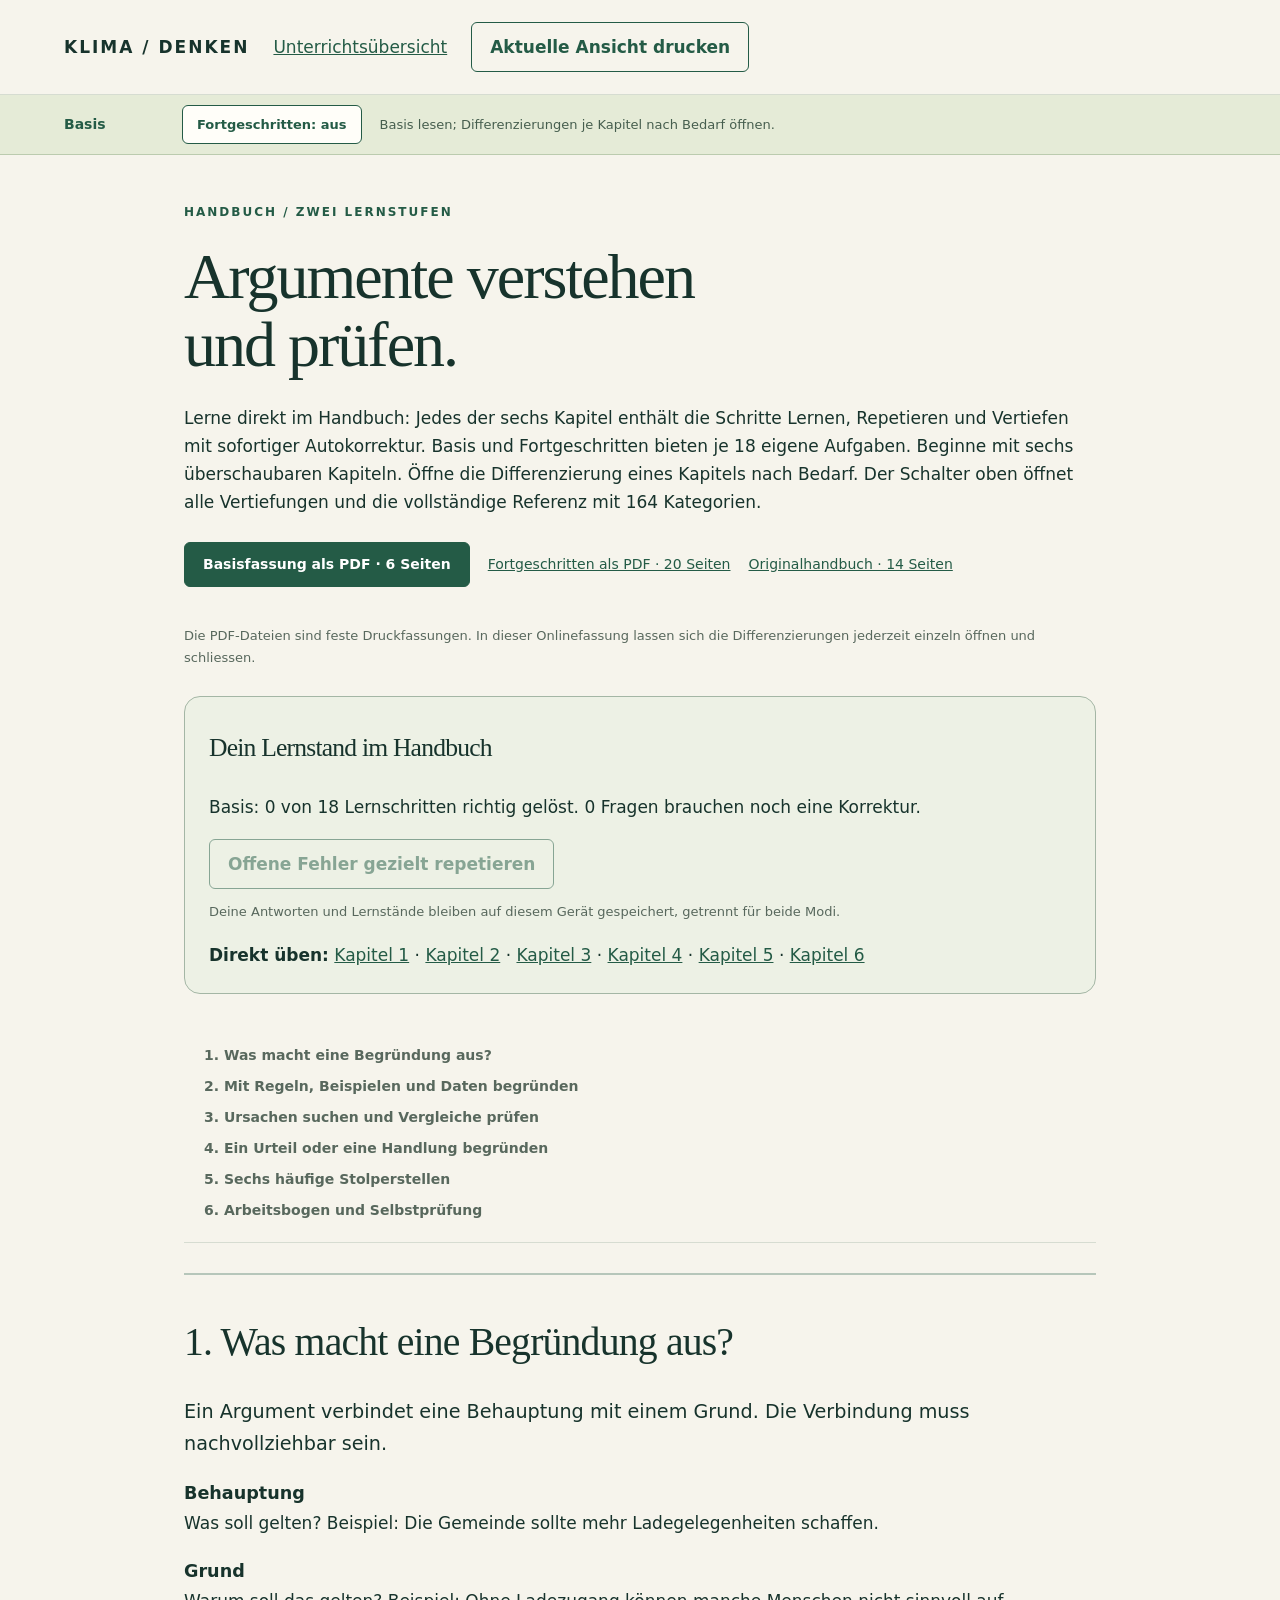
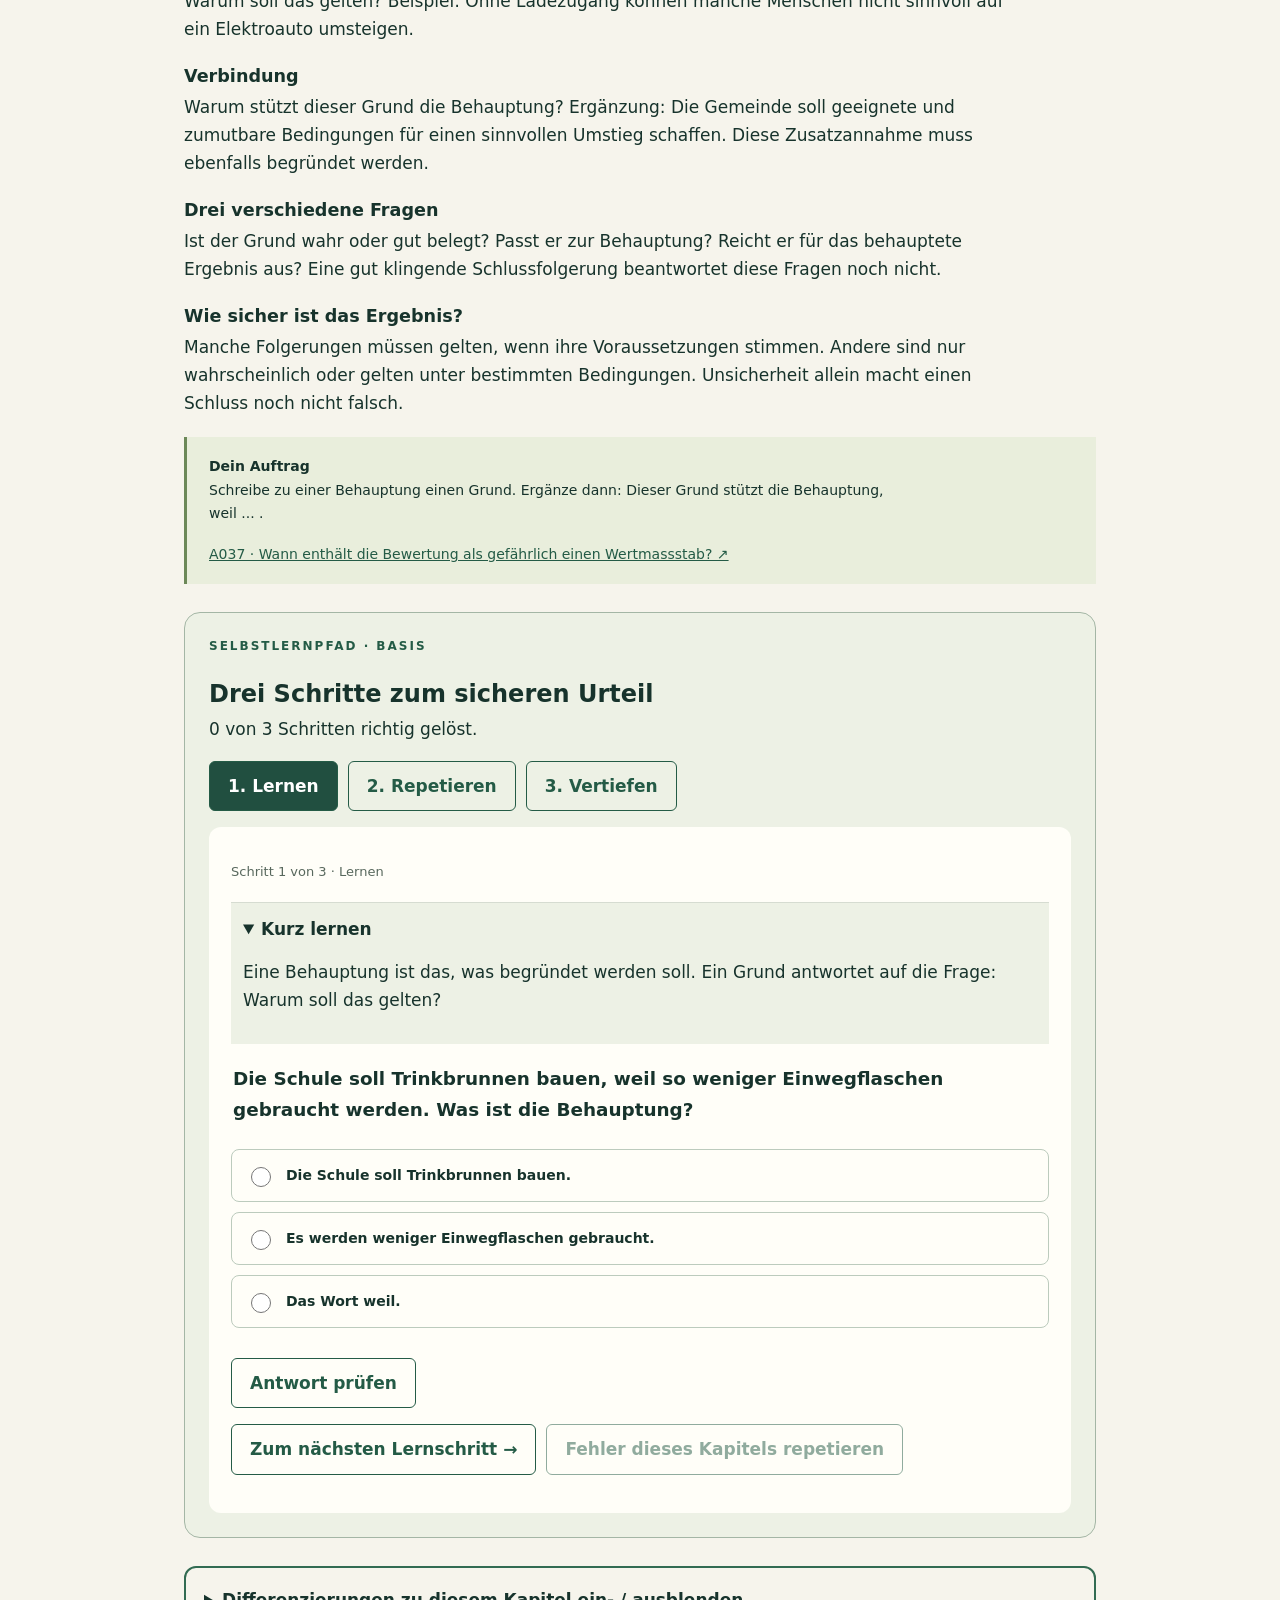
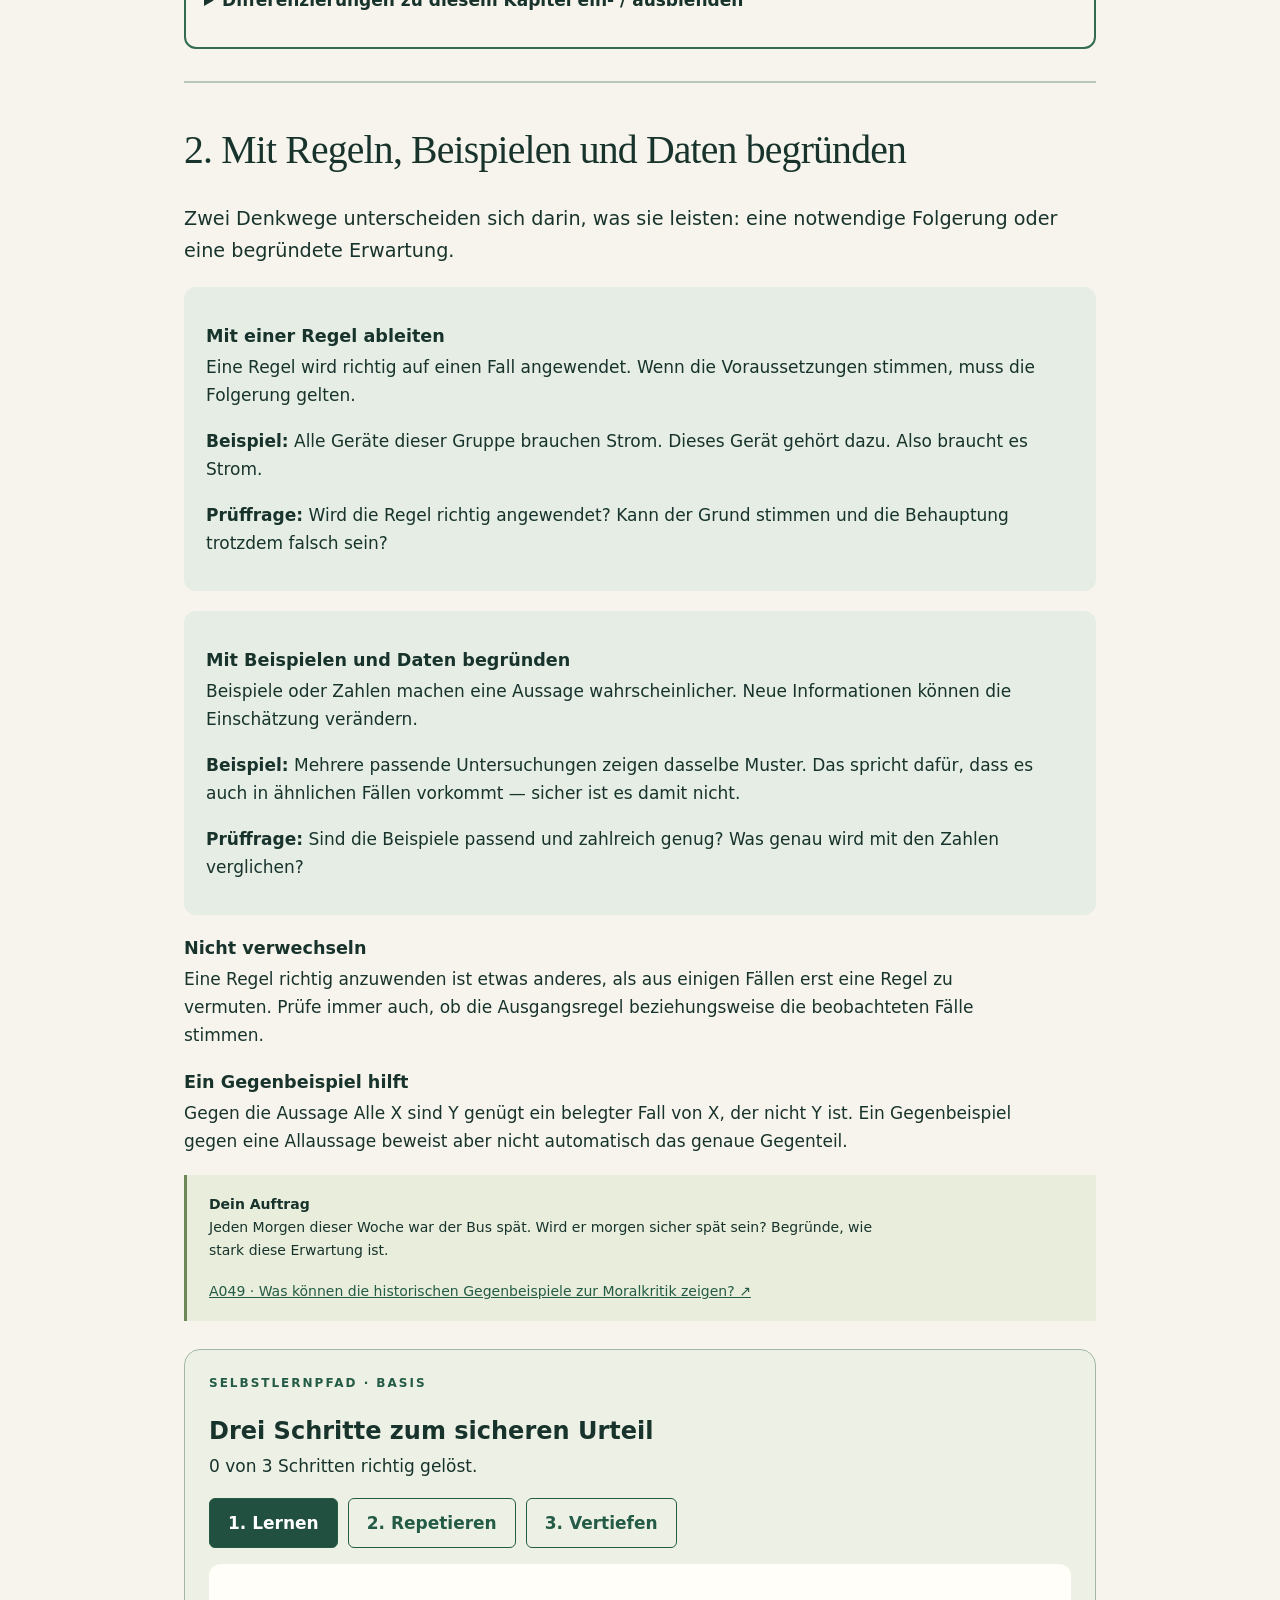
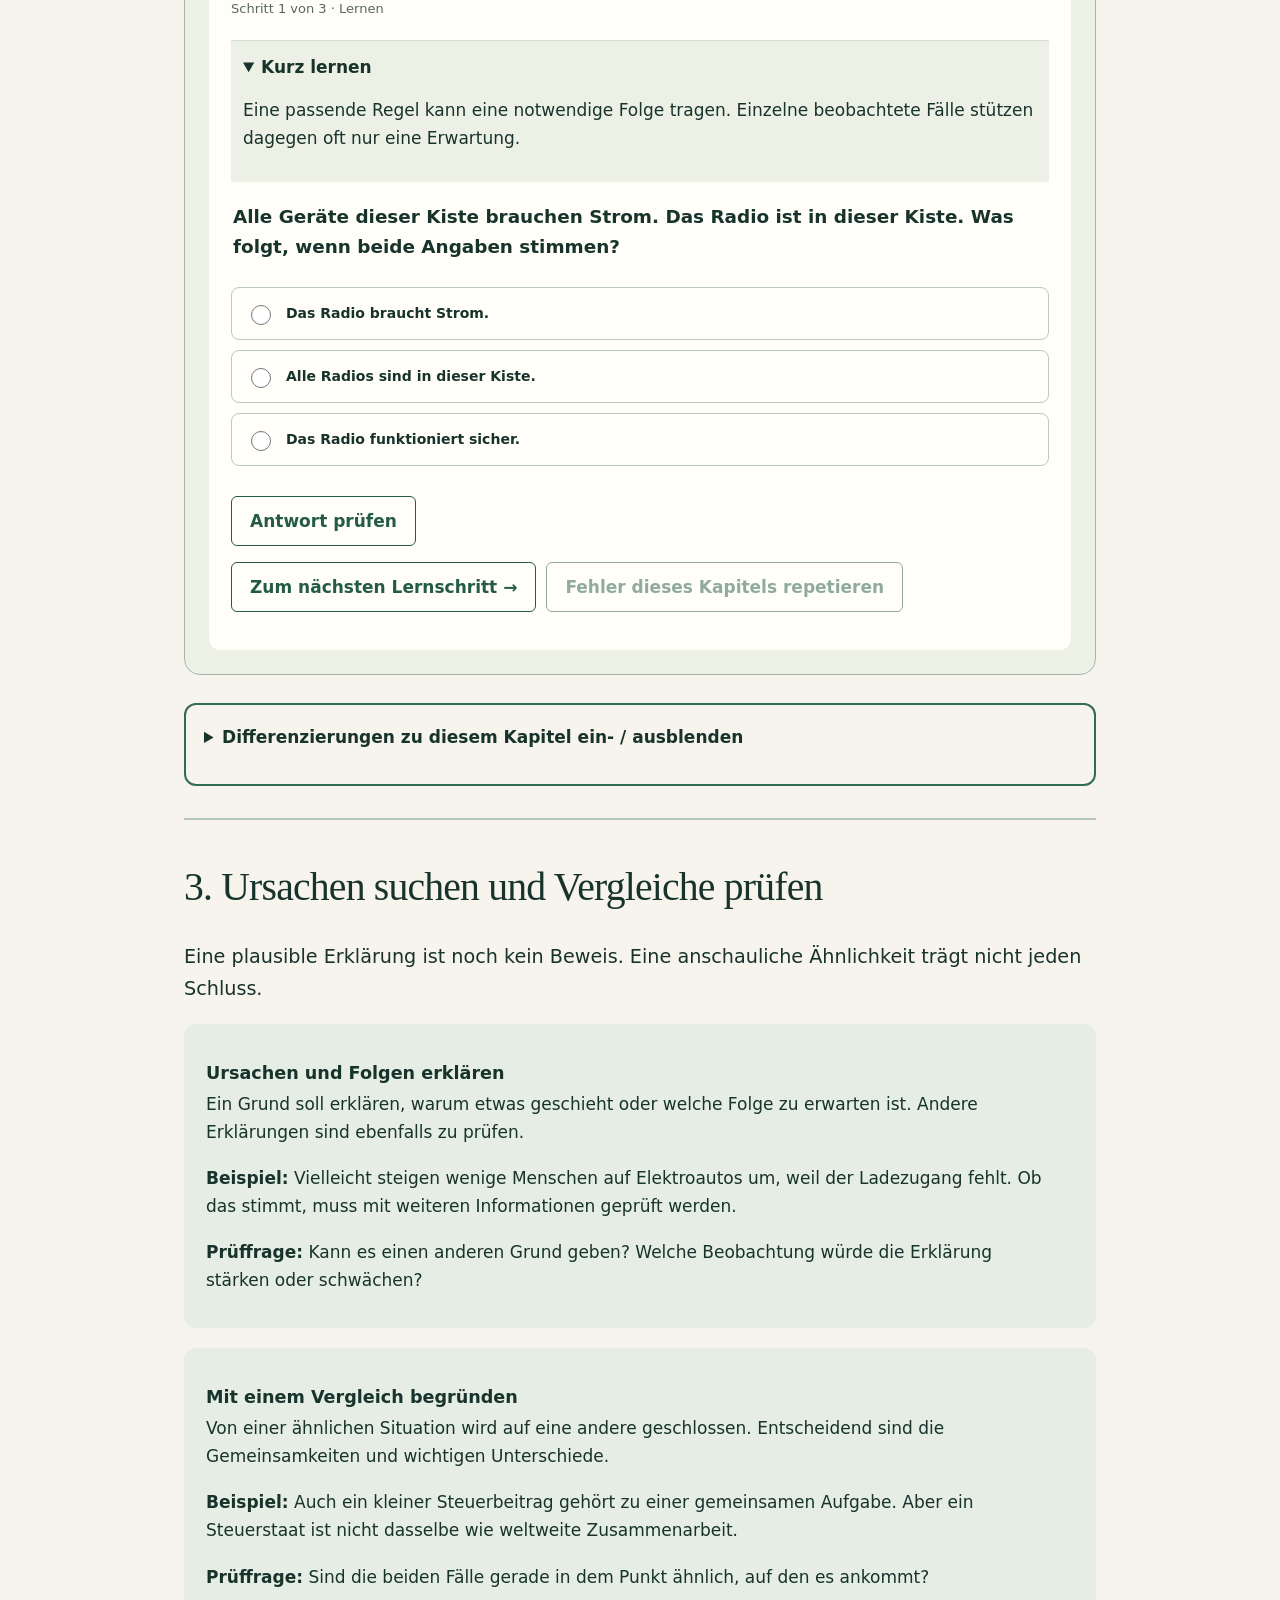
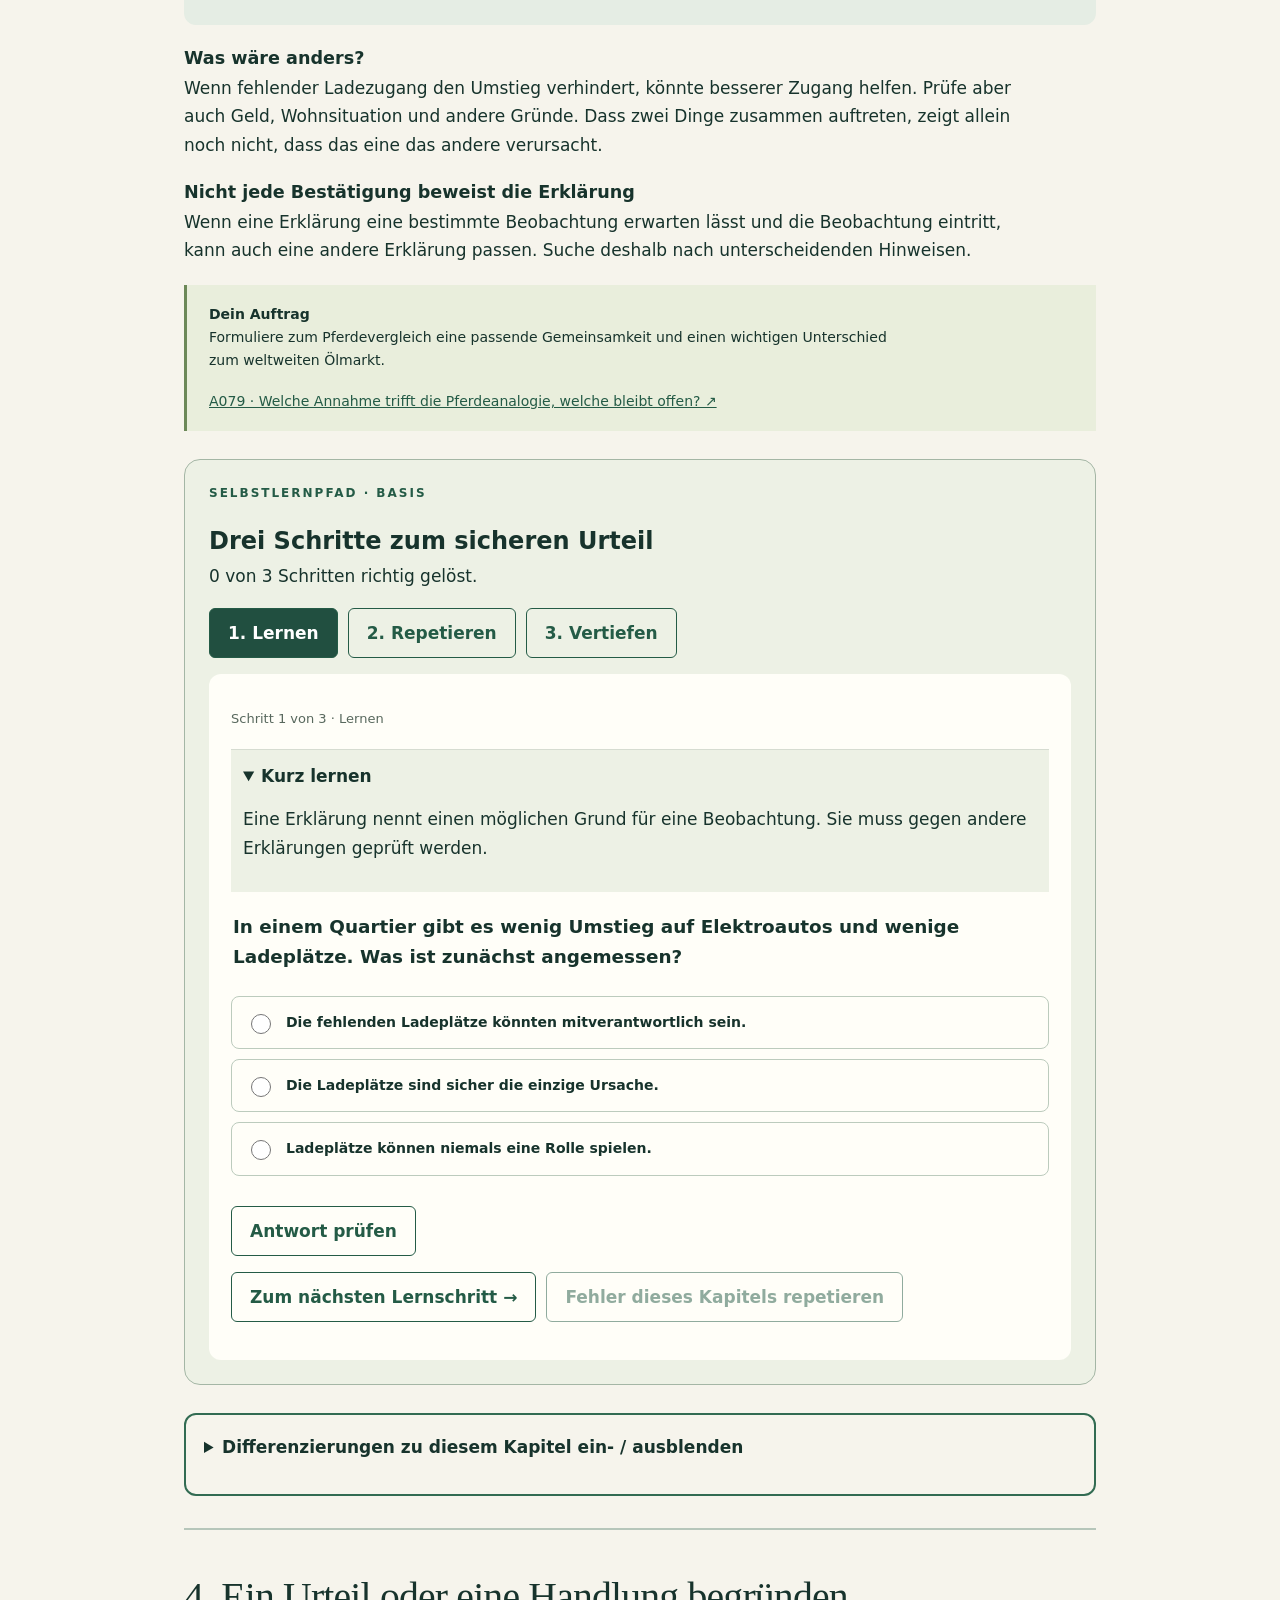
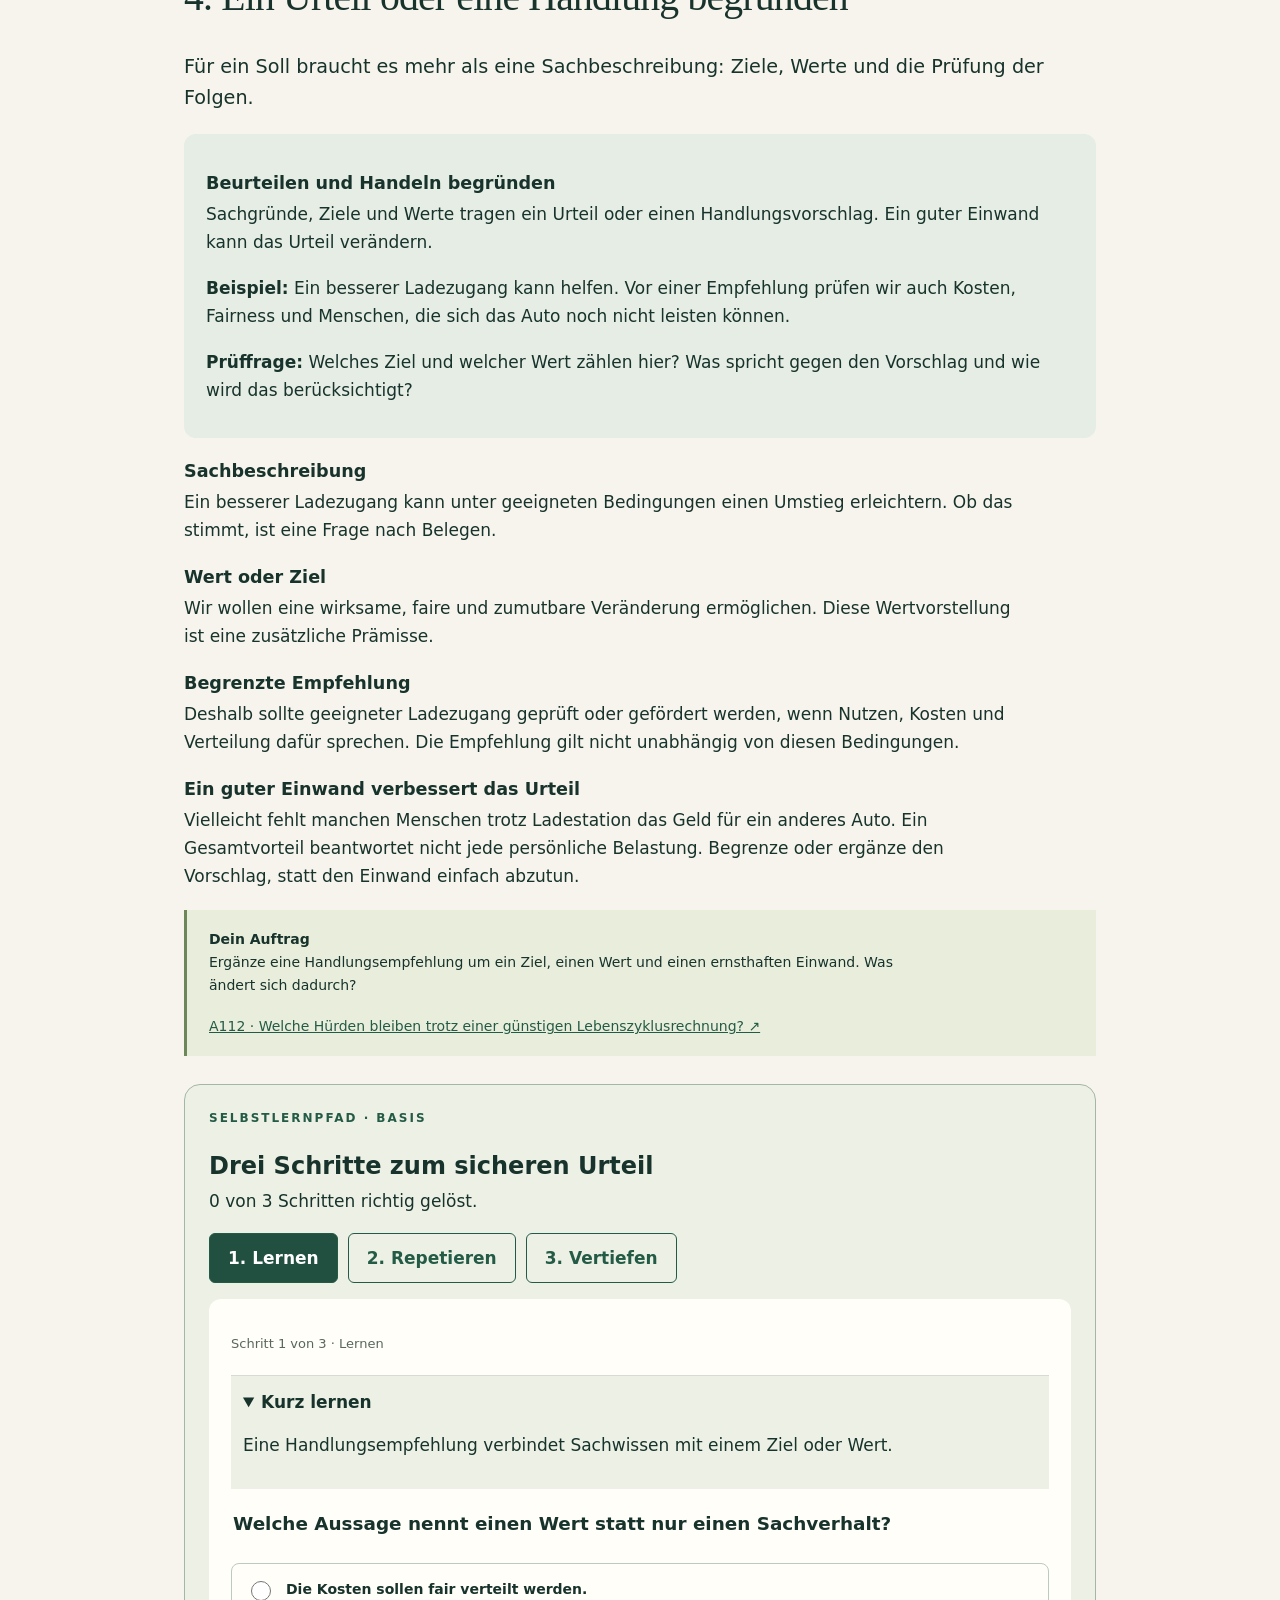
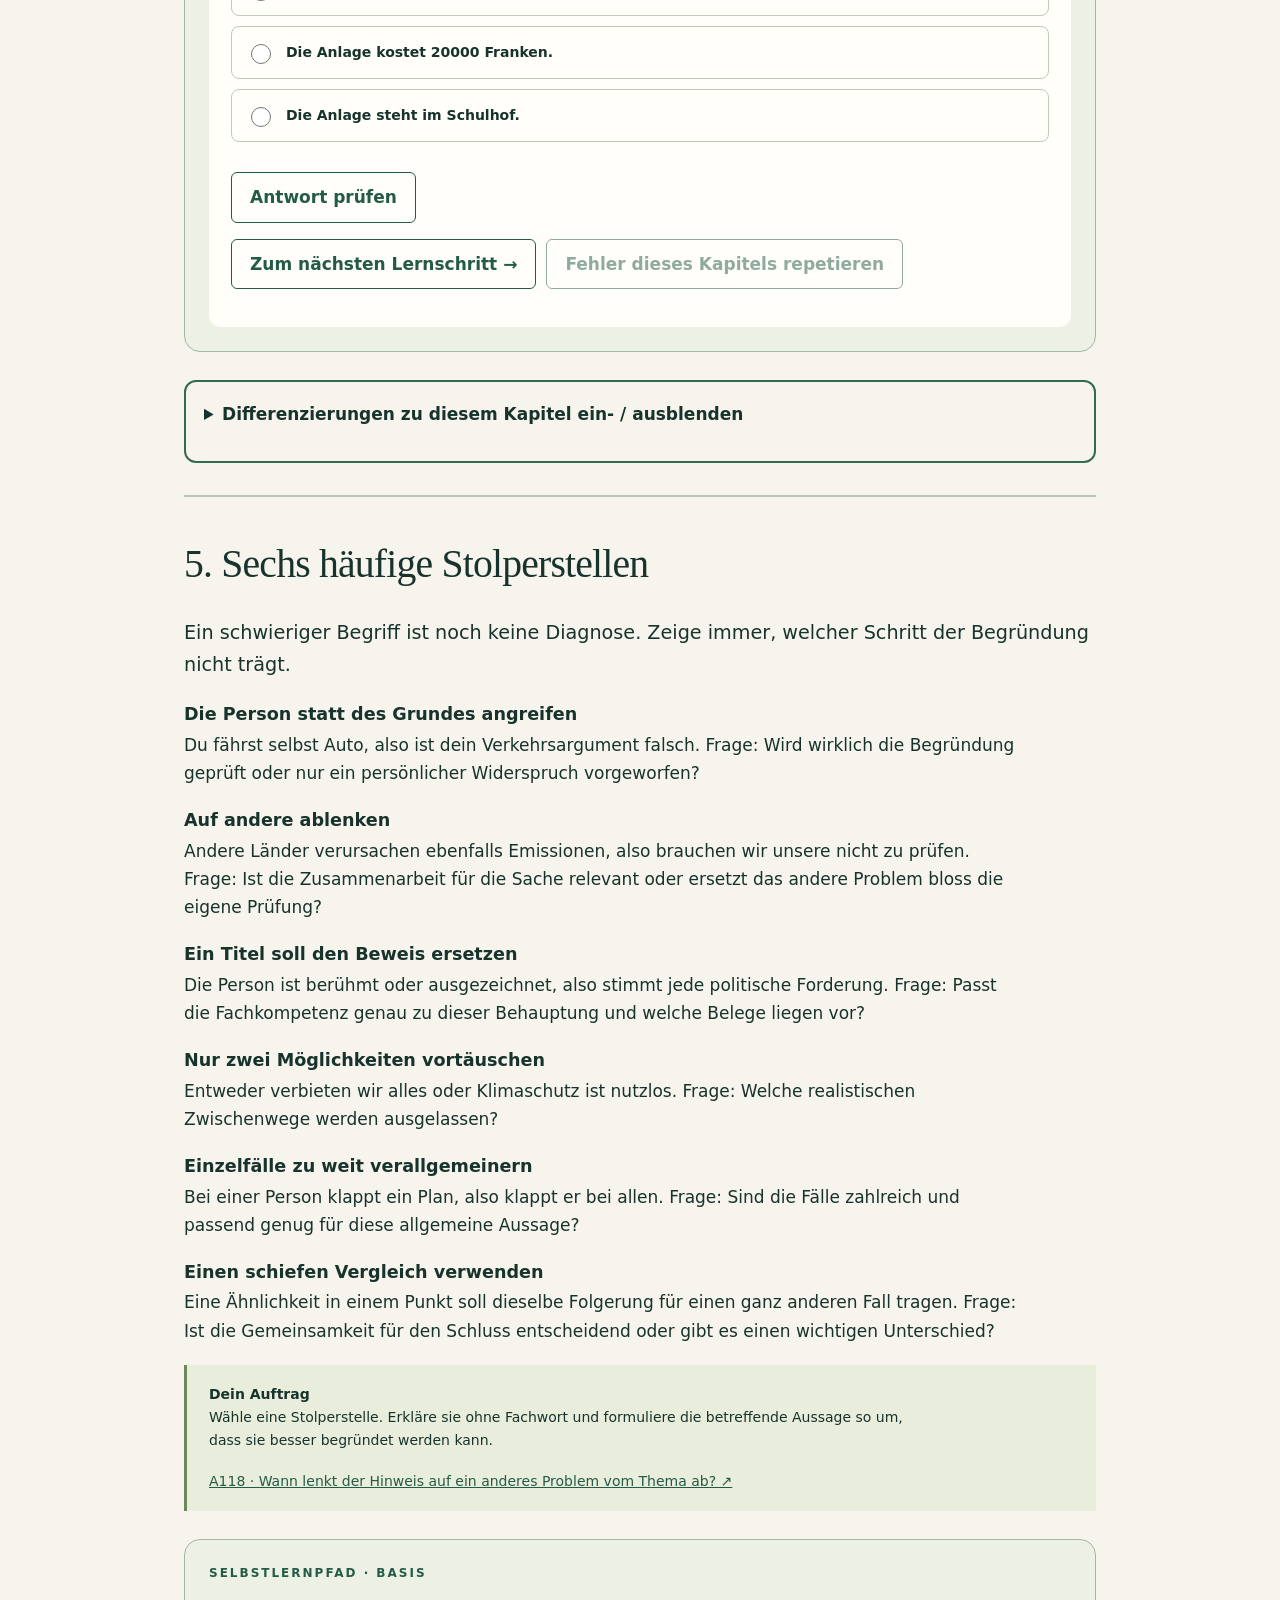
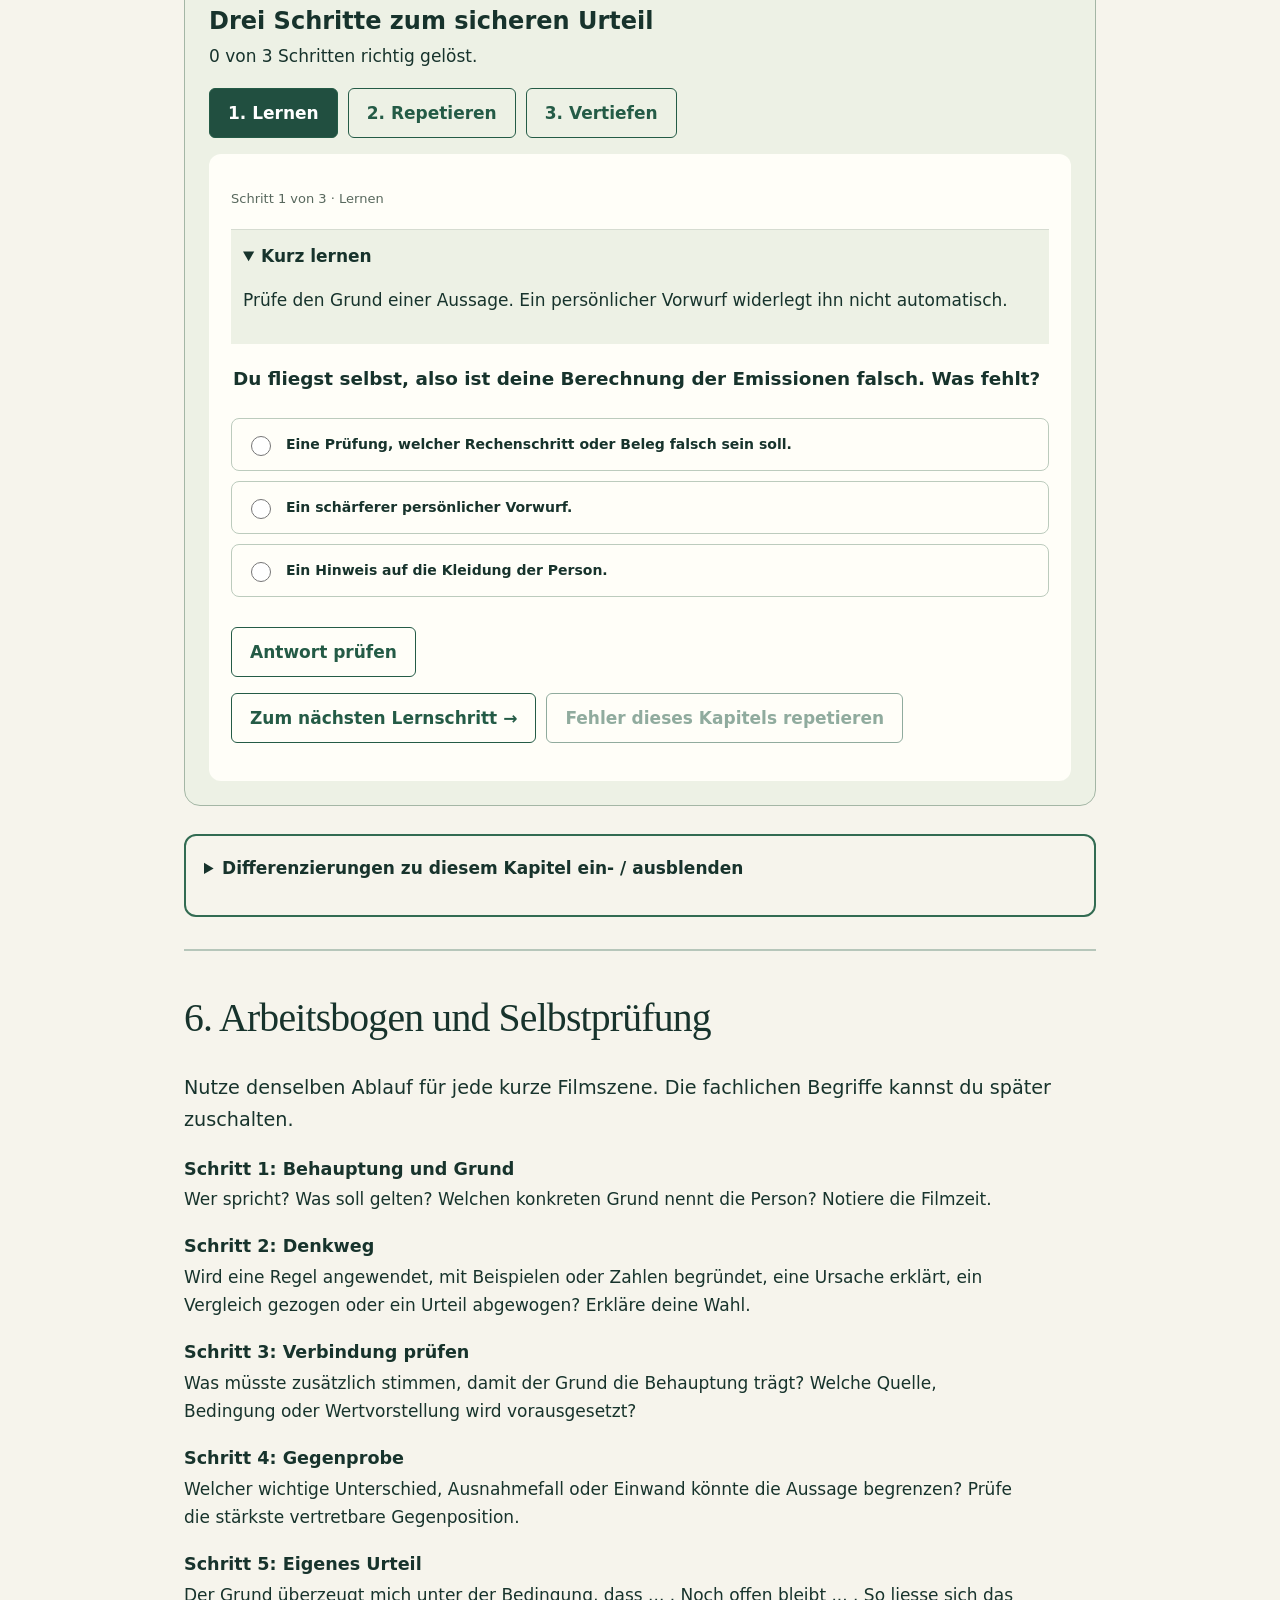
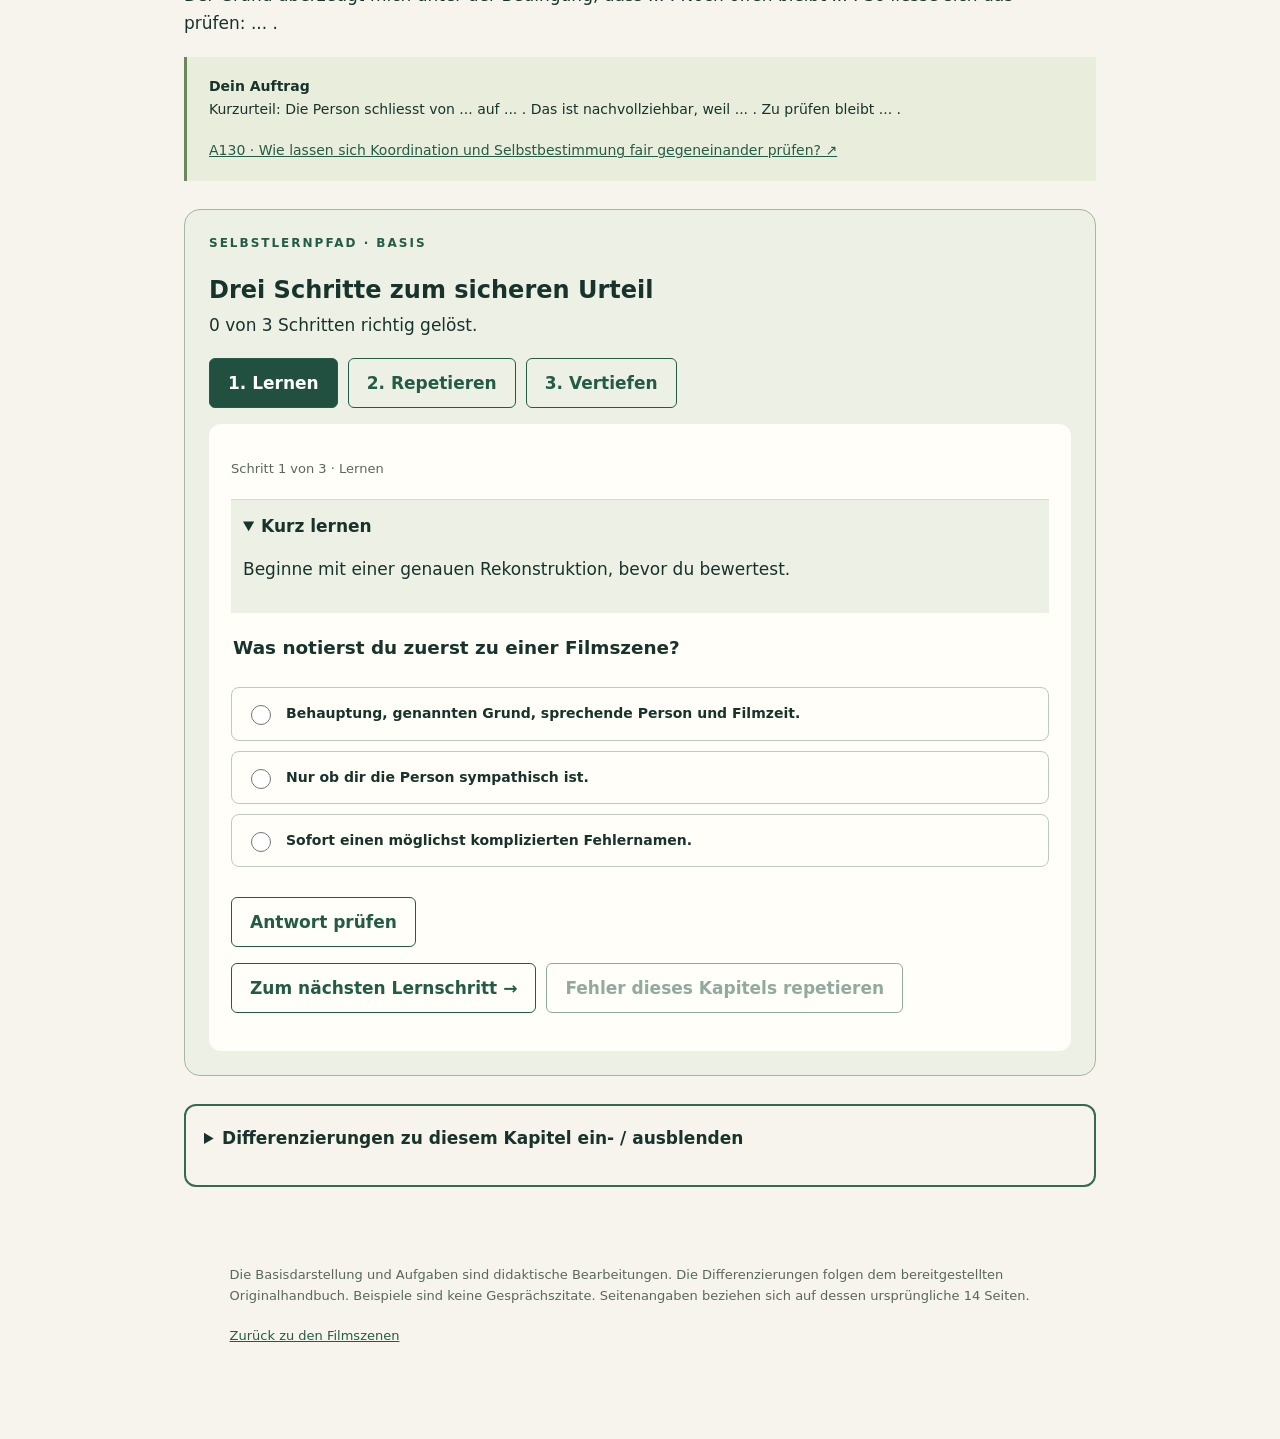
<file: handbuch.html>
<!doctype html><html lang="de-CH" data-level="basis"><head><meta charset="utf-8"><meta name="viewport" content="width=device-width,initial-scale=1"><title>Argumente verstehen und prüfen · Handbuch</title><link rel="stylesheet" href="assets/style.css?v=szenenlernen-20261028"><script defer src="assets/framework-data.js"></script><script defer src="assets/levels-data.js"></script><script defer src="assets/levels.js?v=szenenlernen-20261028"></script><script defer src="assets/handbook-data.js"></script><script defer src="assets/handbook.js?v=szenenlernen-20261028"></script><script defer src="assets/handbook-learning-data.js?v=szenenlernen-20261028"></script><script defer src="assets/handbook-learning.js?v=szenenlernen-20261028"></script></head><body><header><a class="brand" href="index.html#framework">KLIMA / DENKEN</a><a href="schlussformen-uebersicht.html">Unterrichtsübersicht</a><button id="handbookPrint">Aktuelle Ansicht drucken</button></header><aside class="level-bar" aria-label="Lernniveau"><span class="level-current" id="levelLabel">Basis</span><button id="levelToggle" type="button" aria-label="Fortgeschrittenenmodus" aria-pressed="false" aria-describedby="levelHelp">Fortgeschritten: aus</button><p id="levelHelp">Basis mit einzeln zuschaltbaren Differenzierungen.</p></aside><main class="handbook-document" id="framework"><p class="eyebrow">HANDBUCH / ZWEI LERNSTUFEN</p><h1>Argumente verstehen<br>und prüfen.</h1><p>Lerne direkt im Handbuch: Jedes der sechs Kapitel enthält die Schritte Lernen, Repetieren und Vertiefen mit sofortiger Autokorrektur. Basis und Fortgeschritten bieten je 18 eigene Aufgaben. Beginne mit sechs überschaubaren Kapiteln. Öffne die Differenzierung eines Kapitels nach Bedarf. Der Schalter oben öffnet alle Vertiefungen und die vollständige Referenz mit 164 Kategorien.</p><div class="handbook-actions"><a class="primary" href="material/handbuch-basis.pdf">Basisfassung als PDF · 6 Seiten</a><a href="material/handbuch-fortgeschritten.pdf">Fortgeschritten als PDF · 20 Seiten</a><a href="material/schlussfolgerungstypen-und-fehlschluesse-handbuch.pdf">Originalhandbuch · 14 Seiten</a></div><p class="small">Die PDF-Dateien sind feste Druckfassungen. In dieser Onlinefassung lassen sich die Differenzierungen jederzeit einzeln öffnen und schliessen.</p><nav id="handbookContents" aria-label="Handbuchkapitel"></nav><div id="handbookChapters"></div><section class="level-advanced" id="handbookReference"><h2>Vollständige Referenz</h2><p>Alle 164 Originalkategorien in zehn Bereichen. Die Seitenverweise führen zum unveränderten Originalhandbuch.</p><label>Kategorien durchsuchen<input type="search" id="handbookSearch" placeholder="Begriff, Definition oder Beispiel"></label><p id="handbookCount" role="status"></p><div id="handbookEntries"></div></section><footer><p>Die Basisdarstellung und Aufgaben sind didaktische Bearbeitungen. Die Differenzierungen folgen dem bereitgestellten Originalhandbuch. Beispiele sind keine Gesprächszitate. Seitenangaben beziehen sich auf dessen ursprüngliche 14 Seiten.</p><a href="index.html#gespraech">Zurück zu den Filmszenen</a></footer></main></body></html>
</file>
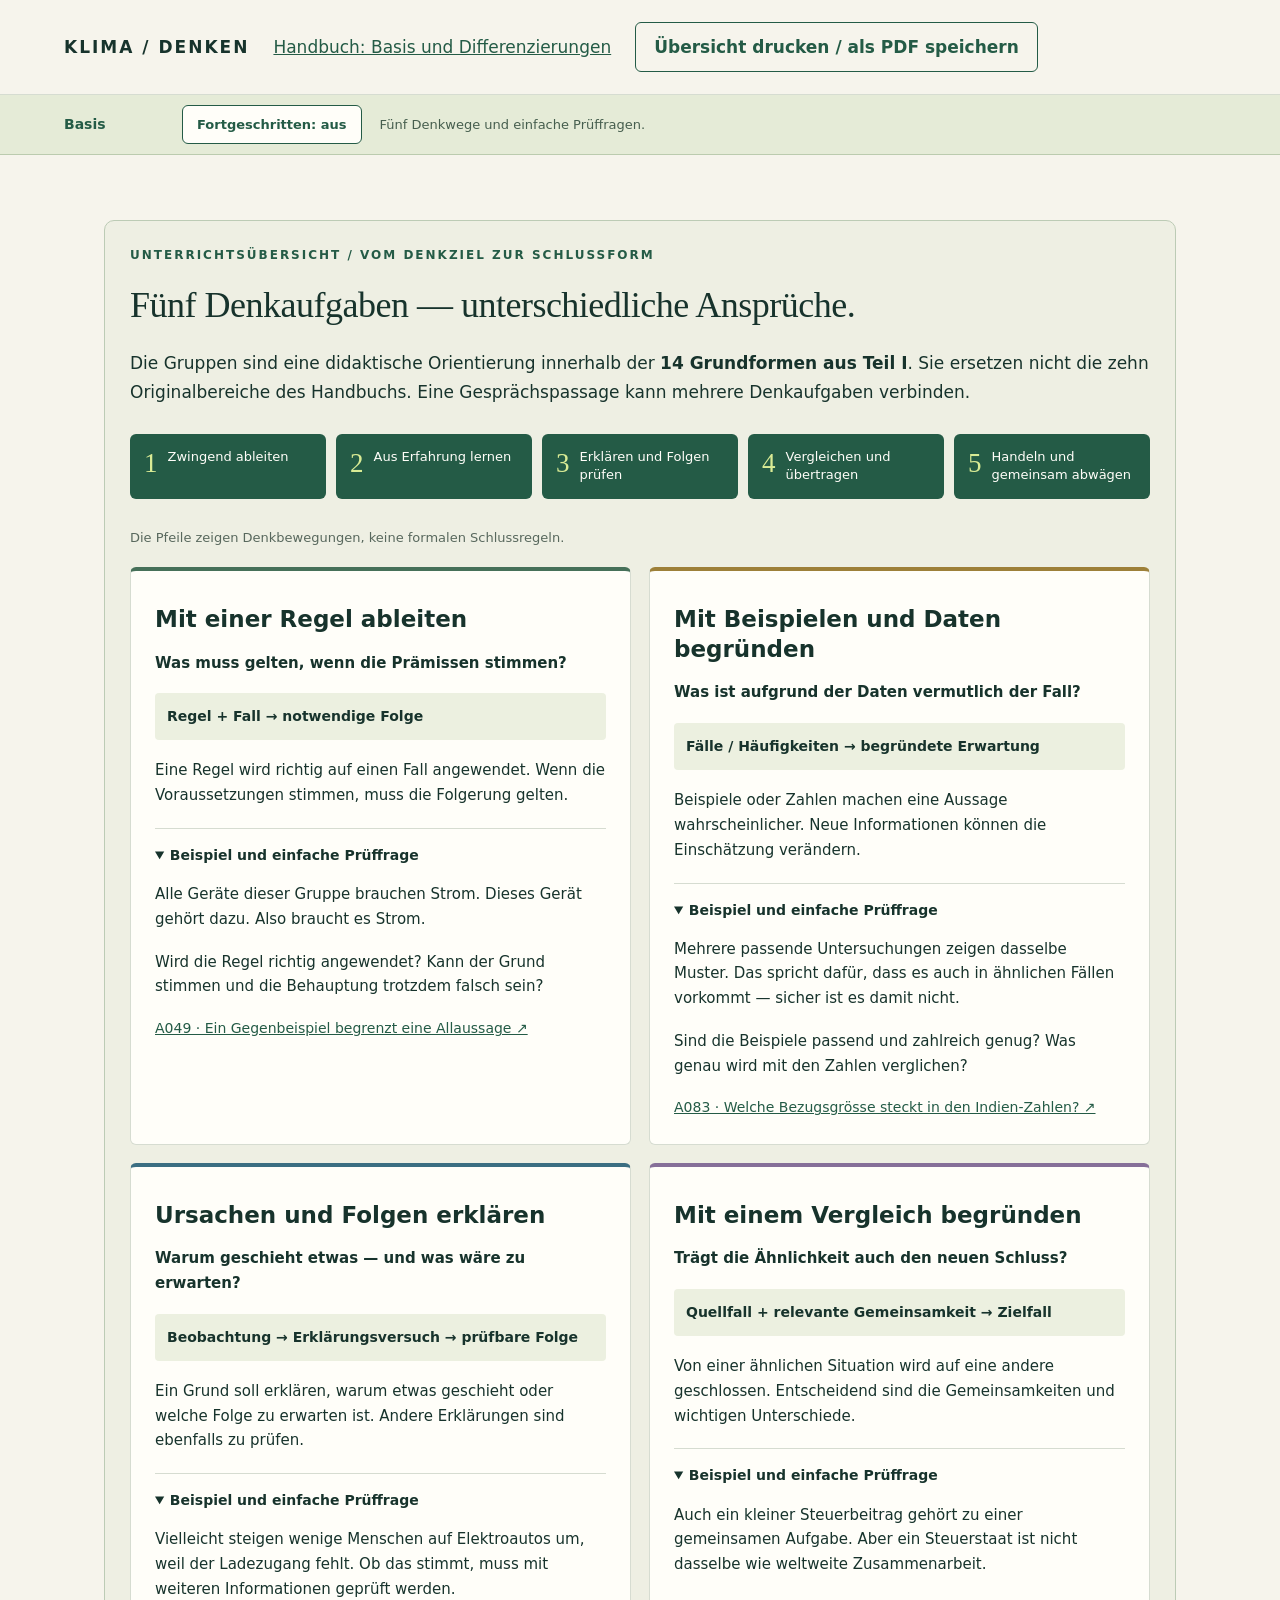
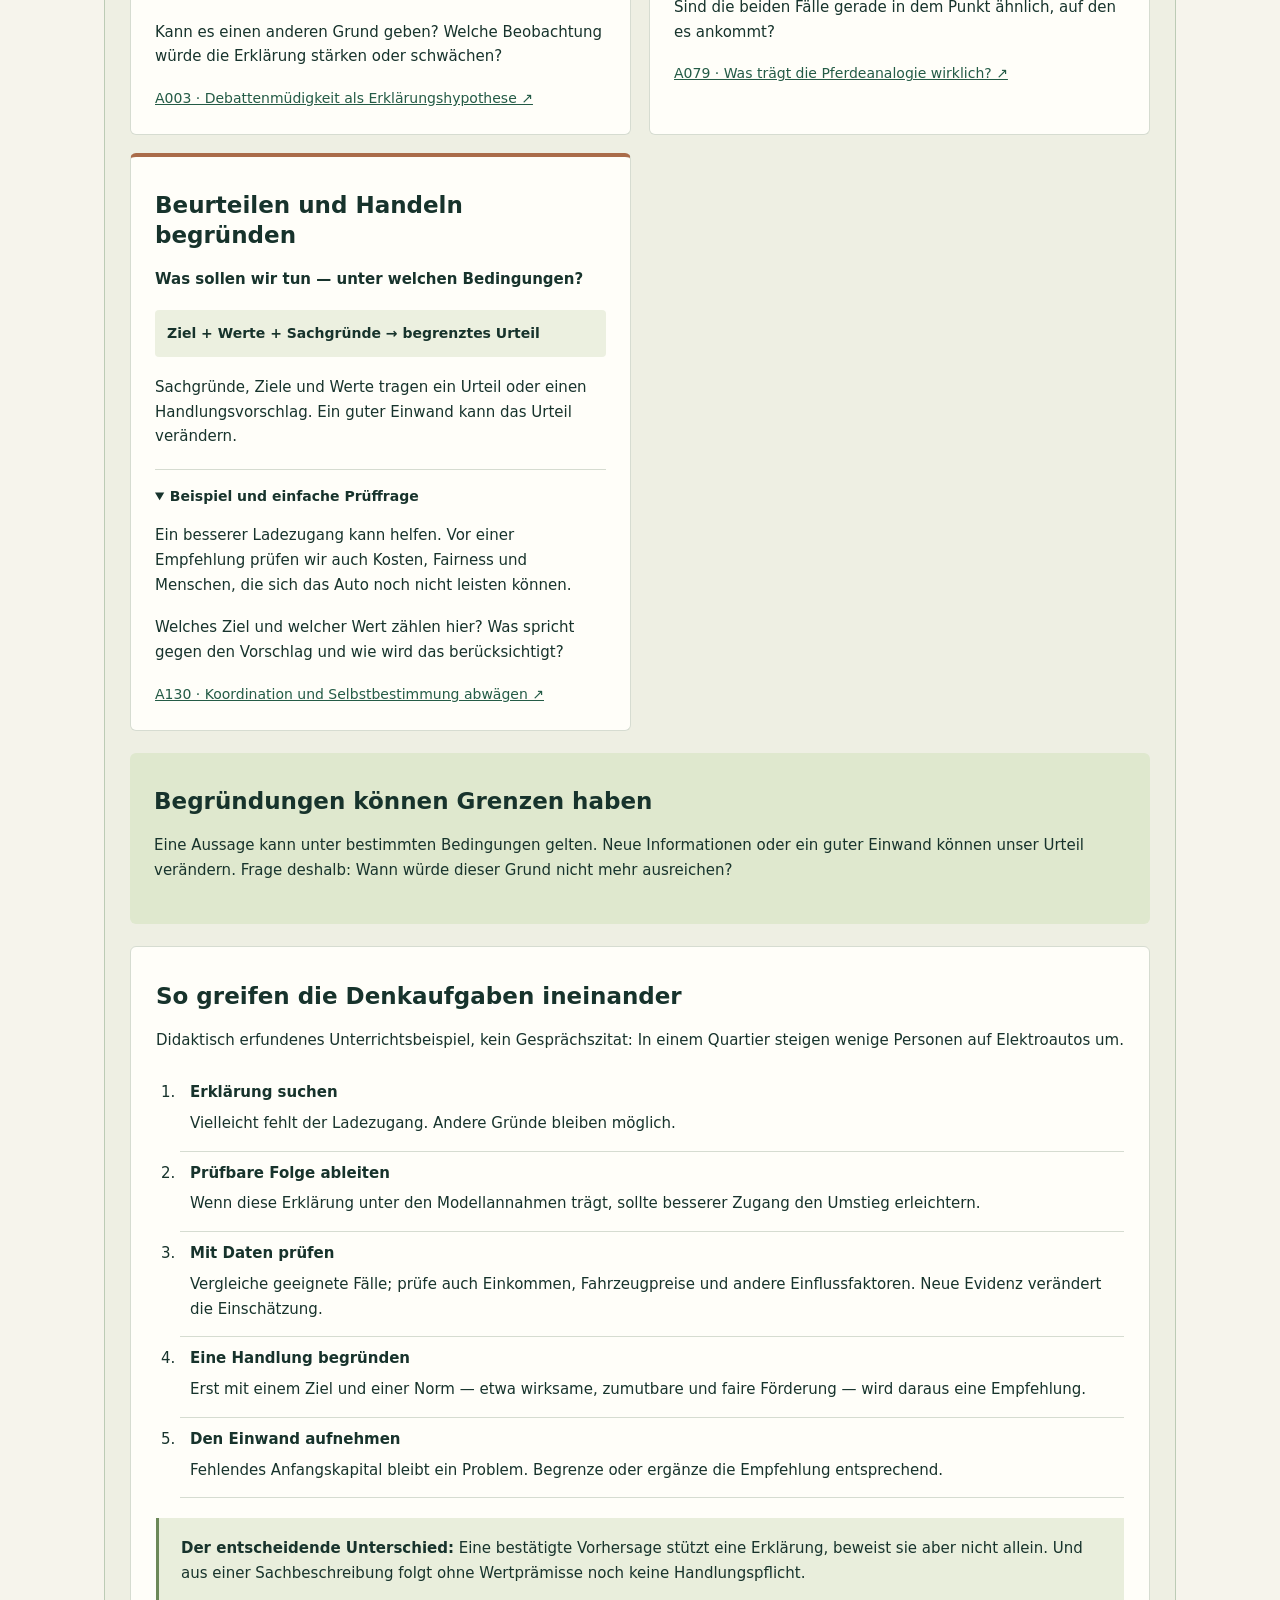
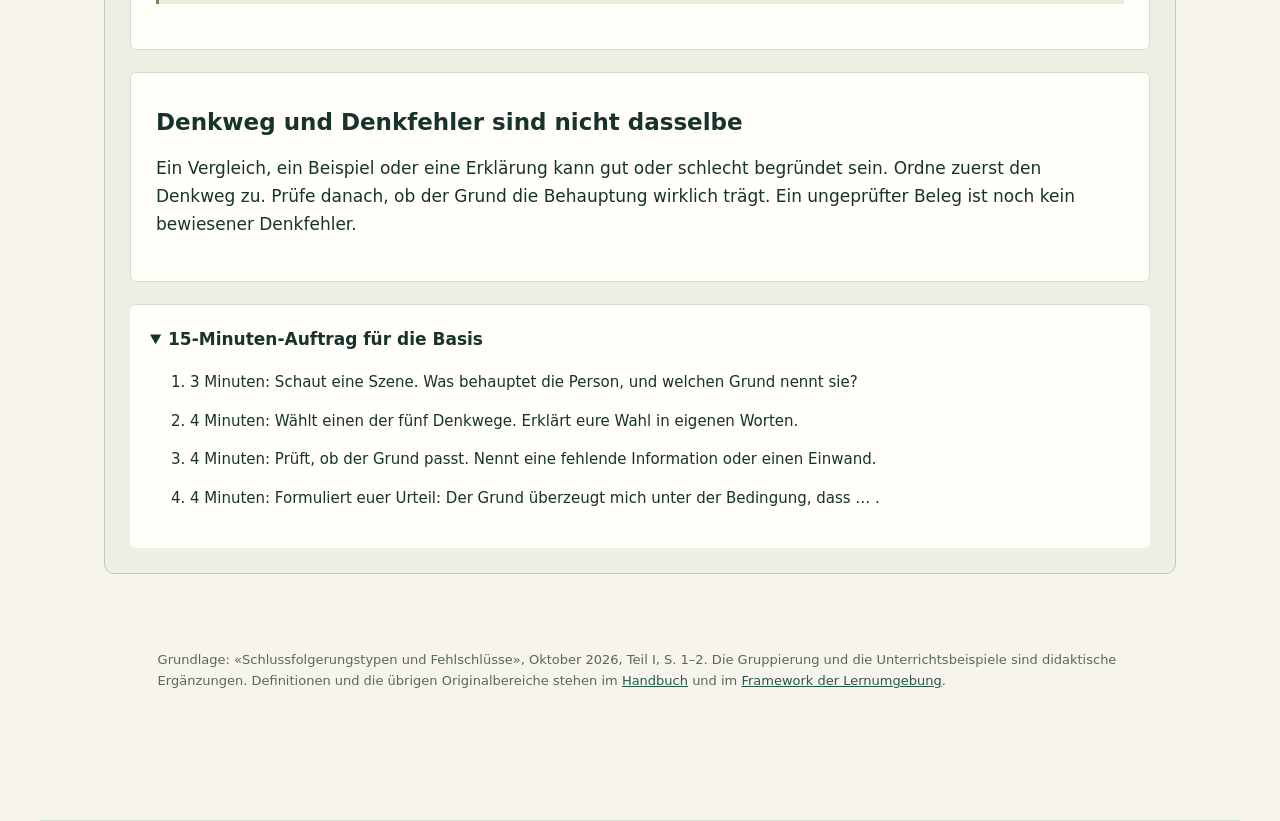
<file: schlussformen-uebersicht.html>
<!doctype html><html lang="de-CH" data-level="basis"><head><meta charset="utf-8"><meta name="viewport" content="width=device-width,initial-scale=1"><title>Schlussformen verstehen – Unterrichtsübersicht</title><link rel="stylesheet" href="assets/style.css?v=handbuch-20261028"><script defer src="assets/levels-data.js?v=handbuch-20261028"></script><script defer src="assets/levels.js?v=handbuch-20261028"></script></head><body><header><a class="brand" href="index.html#framework">KLIMA / DENKEN</a><a href="handbuch.html">Handbuch: Basis und Differenzierungen</a><button onclick="window.print()">Übersicht drucken / als PDF speichern</button></header><aside class="level-bar" aria-label="Lernniveau"><span class="level-current" id="levelLabel">Basis</span><button id="levelToggle" type="button" aria-label="Fortgeschrittenenmodus" aria-pressed="false" aria-describedby="levelHelp">Fortgeschritten: aus</button><p id="levelHelp">Fünf Denkwege und einfache Prüffragen.</p></aside><main class="section overview-document"><section id="schlussformen-uebersicht" class="teaching-overview"><p class="eyebrow">UNTERRICHTSÜBERSICHT / VOM DENKZIEL ZUR SCHLUSSFORM</p><h1 class="overview-title">Fünf Denkaufgaben — unterschiedliche Ansprüche.</h1><p>Die Gruppen sind eine didaktische Orientierung innerhalb der <b>14 Grundformen aus Teil I</b>. Sie ersetzen nicht die zehn Originalbereiche des Handbuchs. Eine Gesprächspassage kann mehrere Denkaufgaben verbinden.</p><div class="overview-map" aria-label="Fünf Denkaufgaben"><a href="#gruppe-ableiten"><b>1</b><span>Zwingend ableiten</span></a><a href="#gruppe-erfahrung"><b>2</b><span>Aus Erfahrung lernen</span></a><a href="#gruppe-erklaeren"><b>3</b><span>Erklären und Folgen prüfen</span></a><a href="#gruppe-vergleichen"><b>4</b><span>Vergleichen und übertragen</span></a><a href="#gruppe-handeln"><b>5</b><span>Handeln und gemeinsam abwägen</span></a></div><p class="small">Die Pfeile zeigen Denkbewegungen, keine formalen Schlussregeln.</p><div class="teaching-groups"><article class="teaching-group" id="gruppe-ableiten"><p class="group-number">DENKAUFGABE 1</p><h2>Zwingend ableiten</h2><p class="group-question">Was muss gelten, wenn die Prämissen stimmen?</p><p class="thinking-motion">Regel + Fall → notwendige Folge</p><div class="group-types"><a href="index.html#kategorie-I-01">Deduktion <small>(I-01, S. 1)</small></a><a href="index.html#kategorie-I-12">Indirekter Beweis / Reductio ad absurdum <small>(I-12, S. 2)</small></a></div><p>Hier geht es um Notwendigkeit: Bei gültiger Form können die Prämissen nicht alle wahr und die Konklusion falsch sein. Ob die Prämissen tatsächlich wahr sind, wird zusätzlich geprüft.</p><details open><summary>Anschauliches Beispiel und Prüfpunkt</summary><p>Alle hier betrachteten Geräte benötigen Strom. Dieses Gerät gehört dazu. Also benötigt es Strom. Beim indirekten Beweis führt die Gegenannahme zum Widerspruch.</p><p><b>Prüfe:</b> Kannst du wahre Prämissen und trotzdem eine falsche Konklusion denken? Dann ist die deduktive Form nicht gültig.</p><a href="index.html#szene-s18-A049">A049 · Ein Gegenbeispiel begrenzt eine Allaussage ↗</a></details></article><article class="teaching-group" id="gruppe-erfahrung"><p class="group-number">DENKAUFGABE 2</p><h2>Aus Erfahrung lernen</h2><p class="group-question">Was ist aufgrund der Daten vermutlich der Fall?</p><p class="thinking-motion">Fälle / Häufigkeiten → begründete Erwartung</p><div class="group-types"><a href="index.html#kategorie-I-02">Induktion (verallgemeinernd) <small>(I-02, S. 1)</small></a><a href="index.html#kategorie-I-05">Statistischer Schluss <small>(I-05, S. 2)</small></a><a href="index.html#kategorie-I-10">Probabilistisches/bayesisches Schliessen <small>(I-10, S. 2)</small></a></div><p>Induktion verallgemeinert aus Fällen. Statistisches Schliessen arbeitet mit Häufigkeiten und Populationen. Bayesisches Schliessen verändert die Wahrscheinlichkeit einer Hypothese anhand neuer Evidenz und einer Vorwahrscheinlichkeit.</p><details open><summary>Anschauliches Beispiel und Prüfpunkt</summary><p>Viele untersuchte vergleichbare Fälle zeigen ein Muster. Das stützt eine vorläufige Regel. Ein neuer Befund kann unsere Einschätzung erhöhen oder senken, ohne sie sicher zu machen.</p><p><b>Prüfe:</b> Sind Fälle und Stichprobe passend? Welcher Nenner gilt? Wie unsicher ist die Schätzung? Ein Hinweis ist noch keine Gewissheit.</p><a href="index.html#szene-s29-A083">A083 · Welche Bezugsgrösse steckt in den Indien-Zahlen? ↗</a></details></article><article class="teaching-group" id="gruppe-erklaeren"><p class="group-number">DENKAUFGABE 3</p><h2>Erklären und Folgen prüfen</h2><p class="group-question">Warum geschieht etwas — und was wäre zu erwarten?</p><p class="thinking-motion">Beobachtung → Erklärungsversuch → prüfbare Folge</p><div class="group-types"><a href="index.html#kategorie-I-03">Abduktion (Schluss auf die beste Erklärung) <small>(I-03, S. 1)</small></a><a href="index.html#kategorie-I-06">Kausaler Schluss <small>(I-06, S. 2)</small></a><a href="index.html#kategorie-I-07">Prädiktiver Schluss <small>(I-07, S. 2)</small></a><a href="index.html#kategorie-I-11">Kontrafaktisches Schliessen <small>(I-11, S. 2)</small></a></div><p>Abduktion sucht eine passende Erklärung. Ein kausaler Schluss beansprucht eine Ursache-Wirkungs-Beziehung. Ein prädiktiver Schluss sagt Folgen unter Annahmen voraus. Kontrafaktisches Schliessen fragt, was unter anderen Bedingungen gewesen wäre.</p><details open><summary>Anschauliches Beispiel und Prüfpunkt</summary><p>Wenig Umstieg: Fehlt vielleicht der Ladezugang? Wenn das die relevante Ursache ist, müsste ein besserer Zugang unter passenden Bedingungen etwas ändern. Was wäre ohne die Änderung passiert?</p><p><b>Prüfe:</b> Welche Alternativerklärung oder Drittvariable gibt es? Eine passende Vorhersage beweist die Erklärung nicht allein.</p><a href="index.html#szene-s02-A003">A003 · Debattenmüdigkeit als Erklärungshypothese ↗</a></details></article><article class="teaching-group" id="gruppe-vergleichen"><p class="group-number">DENKAUFGABE 4</p><h2>Vergleichen und übertragen</h2><p class="group-question">Trägt die Ähnlichkeit auch den neuen Schluss?</p><p class="thinking-motion">Quellfall + relevante Gemeinsamkeit → Zielfall</p><div class="group-types"><a href="index.html#kategorie-I-04">Analogieschluss <small>(I-04, S. 2)</small></a><a href="index.html#kategorie-I-13">Transduktiver Schluss <small>(I-13, S. 2)</small></a></div><p>Analogien übertragen eine Einsicht über relevante Gemeinsamkeiten. Ein transduktiver Schluss geht besonders von einem Einzelfall zu einem anderen. Beide benötigen die Prüfung entscheidender Unterschiede.</p><details open><summary>Anschauliches Beispiel und Prüfpunkt</summary><p>Steuerbeiträge und Klimabeiträge sind beide Teile einer gemeinsamen Aufgabe. Aber Steuerstaat und internationale Kooperation haben unterschiedliche Regeln und Durchsetzungsmöglichkeiten.</p><p><b>Prüfe:</b> Welche Gemeinsamkeit trägt den Schluss? Welcher Unterschied könnte ihn entkräften? Eine anschauliche Pointe ist noch keine Widerlegung.</p><a href="index.html#szene-s28-A079">A079 · Was trägt die Pferdeanalogie wirklich? ↗</a></details></article><article class="teaching-group" id="gruppe-handeln"><p class="group-number">DENKAUFGABE 5</p><h2>Handeln und gemeinsam abwägen</h2><p class="group-question">Was sollen wir tun — unter welchen Bedingungen?</p><p class="thinking-motion">Ziel + Werte + Sachgründe → begrenztes Urteil</p><div class="group-types"><a href="index.html#kategorie-I-08">Praktischer Schluss <small>(I-08, S. 2)</small></a><a href="index.html#kategorie-I-14">Dialektischer Schluss <small>(I-14, S. 2)</small></a></div><p>Ein praktischer Schluss verbindet Ziele, Mittel, Nebenbedingungen und normative Prämissen. Dialektisch wird eine Position durch ernsthafte Einwände weiterentwickelt oder eingeschränkt; das ist keine einzelne formale Schlussregel.</p><details open><summary>Anschauliches Beispiel und Prüfpunkt</summary><p>Ladezugang kann den Umstieg erleichtern. Soll er gefördert werden? Dazu braucht es Ziele, Kosten, Gerechtigkeitsnormen und die Prüfung des Einwands, dass manche Menschen trotzdem die Anschaffung nicht finanzieren können.</p><p><b>Prüfe:</b> Wo steckt die Wertprämisse? Ist das Mittel geeignet und zumutbar? Welcher Einwand verändert dein Urteil?</p><a href="index.html#szene-s44-A130">A130 · Koordination und Selbstbestimmung abwägen ↗</a></details></article></div><aside class="crosscutting"><h2>Quer dazu: Schlüsse unter Vorbehalt</h2><p><a href="index.html#kategorie-I-09">Defeasibles (aufhebbares) Schliessen <small>(I-09, S. 2)</small></a></p><p>«Das gilt typischerweise — solange kein relevanter Ausnahmefall hinzukommt.» Dieser Vorbehalt ist vor allem bei Erfahrungs-, Erklärungs-, Vergleichs- und Handlungsargumenten wichtig. Er bezeichnet den <b>Geltungsanspruch</b>, nicht eine weitere eigene Sachaufgabe. Neue Information kann den Schluss aufheben.</p><p><b>Beispiel:</b> Ein typisches Merkmal erlaubt eine vorläufige Erwartung; ein relevanter Ausnahmefall verändert sie. Das ist kein Widerspruch in einem streng deduktiven Beweis.</p></aside><div class="overview-connection"><h2>So greifen die Denkaufgaben ineinander</h2><p>Didaktisch erfundenes Unterrichtsbeispiel, kein Gesprächszitat: In einem Quartier steigen wenige Personen auf Elektroautos um.</p><ol class="reasoning-path"><li><b>Erklärung suchen · Abduktion</b><span>Vielleicht fehlt der Ladezugang. Andere Gründe bleiben möglich.</span></li><li><b>Prüfbare Folge ableiten · Prognose</b><span>Wenn diese Erklärung unter den Modellannahmen trägt, sollte besserer Zugang den Umstieg erleichtern.</span></li><li><b>Mit Daten prüfen · Statistik / Kausalität</b><span>Vergleiche geeignete Fälle; prüfe auch Einkommen, Fahrzeugpreise und andere Einflussfaktoren. Neue Evidenz verändert die Einschätzung.</span></li><li><b>Eine Handlung begründen · praktischer Schluss</b><span>Erst mit einem Ziel und einer Norm — etwa wirksame, zumutbare und faire Förderung — wird daraus eine Empfehlung.</span></li><li><b>Den Einwand aufnehmen · dialektisch prüfen</b><span>Fehlendes Anfangskapital bleibt ein Problem. Begrenze oder ergänze die Empfehlung entsprechend.</span></li></ol><p class="notice"><b>Der entscheidende Unterschied:</b> Eine bestätigte Vorhersage stützt eine Erklärung, beweist sie aber nicht allein. Und aus einer Sachbeschreibung folgt ohne Wertprämisse noch keine Handlungspflicht.</p></div><div class="framework-levels"><h2>Wo stehen die übrigen Handbuchbereiche?</h2><div class="overview-table-wrap"><table><thead><tr><th>Ebene</th><th>Aufgabe im Unterricht</th><th>Zusammenhang</th></tr></thead><tbody><tr><td><b>I · Grundformen</b></td><td>Welchen Denkweg geht die Person?</td><td>Die 14 Formen werden oben nach fünf Denkaufgaben gebündelt.</td></tr><tr><td><b>II–III · Regeln und Beweisverfahren</b></td><td>Ist eine deduktive Ableitung unter ihren Voraussetzungen gültig?</td><td>Präzise Werkzeuge, etwa Modus ponens. Nicht jedes Gesprächsargument ist ein solcher Beweis.</td></tr><tr><td><b>IV–IX · Fehlschlüsse</b></td><td>Wo ist der Übergang von Gründen zur Behauptung problematisch?</td><td>Prüfbrillen für Form, Relevanz, Begriffe, Evidenz, Kausalität und Normen. Die Zuordnung muss begründet werden.</td></tr><tr><td><b>X · Manöver und Verzerrungen</b></td><td>Was beeinflusst Gespräch und Wahrnehmung?</td><td>Rhetorik und Psychologie sind nicht automatisch logische Schlussfehler.</td></tr></tbody></table></div></div><details class="mini-lesson" open><summary>15-Minuten-Auftrag für den Unterricht</summary><ol><li><b>3 Minuten:</b> Wählt eine kurze Filmszene. Notiert Konklusion und zwei tragende Prämissen.</li><li><b>4 Minuten:</b> Ordnet zuerst eine Denkaufgabe zu. Wählt dann die genauere Handbuch-Schlussform. Mehrfachzuordnungen müssen begründet werden.</li><li><b>4 Minuten:</b> Formuliert den Geltungsanspruch: notwendig, wahrscheinlich, erklärend oder handlungsleitend? Sucht einen passenden Prüfpunkt.</li><li><b>4 Minuten:</b> Nennt eine zusätzliche Information, einen Einwand oder einen Ausnahmefall, der den Schluss stärken, begrenzen oder aufheben würde.</li></ol><p><b>Abschlussformel:</b> «Die Person schliesst von … auf … . Das ist vor allem ein …, weil … . Tragfähig ist der Übergang unter der Bedingung … .»</p></details></section><footer><p>Grundlage: «Schlussfolgerungstypen und Fehlschlüsse», Oktober 2026, Teil I, S. 1–2. Die Gruppierung und die Unterrichtsbeispiele sind didaktische Ergänzungen. Definitionen und die übrigen Originalbereiche stehen im <a href="material/schlussfolgerungstypen-und-fehlschluesse-handbuch.pdf">Handbuch</a> und im <a href="index.html#framework">Framework der Lernumgebung</a>.</p></footer></main></body></html>
</file>
<file: assets/style.css>
:root{--ink:#17332c;--green:#245b46;--paper:#f6f4ec;--line:#d6dcd1;--lime:#d9eb95;--muted:#58685d}*{box-sizing:border-box}html{scroll-behavior:auto;scroll-padding-top:125px}body{margin:0;background:var(--paper);color:var(--ink);font:17px/1.65 system-ui,-apple-system,sans-serif}header{padding:22px 5%;display:flex;align-items:center;gap:24px;border-bottom:1px solid var(--line)}.brand{font-weight:850;letter-spacing:2px;color:var(--ink);text-decoration:none}.brand span{color:#88a16b}.tag{font-size:13px;color:var(--muted);margin-right:auto}button,.primary,.file{font:inherit;cursor:pointer;border:1px solid var(--green);border-radius:6px;background:transparent;padding:10px 18px;color:var(--green);display:inline-block;text-decoration:none;font-weight:650}button:hover,.file:hover{background:#e4ead9}.primary{background:var(--green);color:white}.primary:hover{background:#173d2f}nav{display:flex;gap:28px;padding:13px 5%;background:var(--paper);position:sticky;top:0;z-index:5;border-bottom:1px solid var(--line);overflow-x:auto}nav a{white-space:nowrap;text-decoration:none;color:var(--muted);font-size:14px;font-weight:650}nav a:hover{color:var(--green)}main{max-width:1450px;margin:auto}.hero{padding:70px 5% 60px;display:grid;grid-template-columns:1.1fr 1fr;gap:60px;align-items:center}.eyebrow{font-size:12px;font-weight:750;letter-spacing:2px;color:var(--green)}h1{font:500 clamp(42px,5.1vw,76px)/1.06 Georgia,serif;letter-spacing:-2px;margin:20px 0 25px}h2{font:500 clamp(30px,3.1vw,46px)/1.18 Georgia,serif;margin:12px 0 30px;letter-spacing:-.8px}h3{font-size:21px;line-height:1.3;margin-top:0}p{margin:0 0 18px}.lead{font-size:19px;max-width:550px;color:var(--muted)}.small,figcaption{font-size:13px;color:var(--muted);margin-top:12px}.hero figure{margin:0;background:#dce2d7;border-radius:10px;overflow:hidden;position:relative}.hero img{width:100%;display:block;aspect-ratio:1.4;object-fit:cover}.hero figcaption{padding:15px 24px;margin:0}.quote{padding:10px 24px 28px;font:32px/1.2 Georgia,serif}.ribbon{background:var(--green);color:#f7f8e9;padding:24px 5%;display:flex;justify-content:space-between;gap:20px}.ribbon b{color:var(--lime);padding-right:12px}.section{padding:65px 5%;border-bottom:1px solid var(--line)}.grid{display:grid;gap:22px}.two{grid-template-columns:1fr 1fr}.three{grid-template-columns:repeat(3,1fr)}.four{grid-template-columns:repeat(4,1fr)}.card{background:#fffef9;border:1px solid var(--line);border-radius:8px;padding:26px;margin-bottom:20px}.card>b{font-size:12px;color:var(--green)}.card h3{margin:12px 0 15px}.card p{font-size:16px}.notice{padding:18px 22px;background:#e9eedc;border-left:3px solid #6c8858;font-size:14px;margin:20px 0}video{width:100%;background:#14251f;border-radius:8px}label{display:block;font-weight:600;font-size:14px;margin:16px 0 6px}input:not([type=checkbox]),textarea,select{display:block;width:100%;border:1px solid #b6c4b7;border-radius:5px;padding:12px;background:white;color:var(--ink);font:16px/1.5 system-ui;margin-top:7px}textarea{min-height:100px;resize:vertical}textarea.essay{min-height:470px}.file input{font-size:12px}.tasks li{padding-bottom:15px}details{border-top:1px solid var(--line);padding-top:15px;margin-top:20px}summary{cursor:pointer;font-weight:700;margin-bottom:15px}dt{font-weight:750}dd{margin:4px 0 20px;font-size:15px}fieldset{border:1px solid var(--line);margin-top:24px}input[type=checkbox]{margin-right:8px;accent-color:var(--green)}.feedback{padding:14px 18px;background:#eaf0df;border-radius:6px;margin-top:15px;font-size:15px}.quiz-options{display:flex;gap:8px;flex-wrap:wrap}.quiz-options button{font-size:14px}button[aria-pressed=true]{background:var(--green);color:white}#transcript{font-size:14px;max-height:440px;overflow:auto;white-space:pre-wrap;padding:15px;background:#f4f4ee}mark{background:var(--lime)}footer{padding:45px 5%;font-size:13px;color:var(--muted)}footer b{letter-spacing:2px}a{color:var(--green)}.danger{margin-top:15px;color:#8a3b2d;border-color:#b87865}.skip{position:absolute;left:-9999px}.skip:focus{left:10px;top:10px;background:white;z-index:20}button:focus-visible,a:focus-visible,summary:focus-visible,input:focus-visible,textarea:focus-visible,select:focus-visible{outline:3px solid #c58a24;outline-offset:3px}.signal{font-size:28px;font-family:Georgia,serif}.output-list li{margin-bottom:12px}@media(max-width:900px){.hero{gap:28px}.four,.three{grid-template-columns:1fr 1fr}.tag{display:none}header{justify-content:space-between}.ribbon{font-size:13px}.hero{padding-top:40px}}@media(max-width:650px){body{font-size:16px}.hero,.two,.three,.four{grid-template-columns:1fr}.hero figure{max-width:100%}.hero{gap:30px}.section{padding-top:42px;padding-bottom:42px}.ribbon{flex-direction:column;gap:6px}header{padding:16px 5%;gap:8px}header button{font-size:12px;padding:8px}.brand{font-size:13px}nav{gap:20px}.card{padding:21px}h1{letter-spacing:-1px}}@media print{header,nav,button,.file,input[type=file],video,.hero figure{display:none!important}body{background:white;font-size:11pt}.section{padding:20px 0;break-inside:avoid}.grid,.hero{display:block}textarea{min-height:80px}.card{break-inside:avoid}details{display:block}}

.film-online{aspect-ratio:16/9;background:#17332c;border-radius:8px;overflow:hidden}.film-online iframe{display:block;width:100%;height:100%;border:0}

.film-poster{padding:45px 28px;background:#245b46;color:#f6f4ec}.film-poster span{font-size:12px;letter-spacing:2px}.film-poster strong{display:block;font:54px Georgia,serif;margin:22px 0}.film-poster p{font:30px/1.3 Georgia,serif}.film-poster a{color:#d9eb95}

#video{aspect-ratio:16/9;display:block;width:100%;background:#14251f}.local-option{margin:12px 0 22px}.local-option summary{font-size:14px;color:var(--muted)}
[hidden]{display:none!important}.atlas-toolbar{display:grid;grid-template-columns:2fr 1fr 1fr 1fr;gap:15px}.atlas-actions,.clip-tools,.scene-links{display:flex;flex-wrap:wrap;gap:10px;align-items:center;margin:18px 0}.atlas-actions button,.clip-tools button,.scene-links button{font-size:14px}.scene-cards{display:grid;grid-template-columns:repeat(3,1fr);gap:20px}.scene-card{padding:23px;background:#fffef9;border:1px solid var(--line);border-radius:8px;display:flex;flex-direction:column}.scene-card.active{border:2px solid var(--green)}.scene-card h3{font-size:21px}.scene-card h3 a{text-decoration:none}.scene-card ul{padding-left:18px;font-size:14px;flex:1}.scene-card li{margin-bottom:10px}.scene-card li a{text-decoration:none}.scene-card li a:hover{text-decoration:underline}.scene-done{font-size:12px;margin-top:10px;color:var(--green)}.scene-player-grid{display:grid;grid-template-columns:1fr 1fr;gap:32px;align-items:start}.player-column{position:static}.player-column h2{font-size:34px}.argument-row{display:grid;grid-template-columns:1fr 2fr;gap:24px;background:#fffef9;border:1px solid var(--line);padding:22px;margin-bottom:12px;border-radius:6px}.argument-row p{font-size:15px}.argument-group{margin:35px 0}.argument-group>h3{padding-top:20px;border-top:2px solid var(--line)}.scene-argument{background:#fffef9;border:1px solid var(--line);padding:20px;margin-bottom:14px;border-radius:6px}.scene-argument.selected{outline:3px solid #bd8e36}.scene-argument h4{font-size:18px;line-height:1.45;margin:12px 0}.scene-argument p{font-size:15px}.argument-meta{font-size:12px!important;color:var(--muted)}.argument-meta span{display:block}.argument-link{font-size:12px;padding:5px 10px}.scene-questions{margin-top:25px}.teacher-note{padding:18px;background:#e9eedc}.teacher-note p{font-size:15px}input[type=range]{padding:0;accent-color:var(--green)}button:disabled{opacity:.4;cursor:default}#scenePosition{font-size:13px;color:var(--muted)}@media(max-width:1100px){.scene-cards{grid-template-columns:repeat(2,1fr)}.atlas-toolbar{grid-template-columns:1fr 1fr}.scene-player-grid{gap:20px}.player-column h2{font-size:28px}}@media(max-width:750px){.scene-player-grid{grid-template-columns:1fr}.player-column{position:static}.scene-cards{grid-template-columns:1fr}.argument-row{grid-template-columns:1fr;gap:8px}}@media(max-width:450px){.atlas-toolbar{grid-template-columns:1fr}}@media print{.player-column{position:static}.scene-cards{display:block}.scene-card{break-inside:avoid;margin-bottom:15px}.scene-player-grid{display:block}}
.argument-framework{margin:18px 0;padding-top:12px;border-top:1px solid var(--line)}.framework-forms{font-size:14px!important}.framework-forms a{display:inline-block;margin:3px 0}.framework-forms small{font-size:11px}.argument-review{padding:15px;background:#f3f4ea;border:1px solid var(--line);border-radius:5px}.argument-review summary{font-size:14px;line-height:1.5}.argument-review h5{font-size:15px;margin:22px 0 12px}.argument-review p{font-size:14px;line-height:1.65}.premise-map{border-left:3px solid #b7c99c;padding-left:16px}.premise-map dt{font-size:13px}.premise-map dd{font-size:14px;margin:5px 0 18px}.framework-check{padding:14px;border-left:3px solid #8a9876;background:#fffef9;margin-bottom:12px}.framework-check h5{margin:8px 0;font-size:15px}.framework-check.check-risiko{border-color:#b58c41}.framework-check.check-zurueckgewiesen{border-color:#47765f}.check-status{font-size:11px!important;text-transform:uppercase;letter-spacing:.6px;font-weight:750}.framework-tools{display:grid;grid-template-columns:1.5fr 1fr;gap:16px;align-items:center}.framework-section{margin:32px 0}.framework-entry{border:1px solid var(--line);background:#fffef9;padding:18px;border-radius:6px;margin:10px 0;scroll-margin-top:75px}.framework-entry summary{margin:0;font-size:16px}.framework-entry summary span{display:block;font-size:12px;color:var(--muted);font-weight:400;margin:8px 0 0 20px}.framework-entry[open] summary{margin-bottom:20px}.framework-entry p{font-size:15px}.framework-example{padding:15px;background:#f1f2e9;border-radius:4px}.framework-applications{display:flex;flex-wrap:wrap;gap:8px;margin-bottom:15px}.framework-applications a{font-size:12px;background:#e9eedc;border-radius:4px;padding:4px 8px}.formal-reconstruction{padding:14px;background:#e7eee2}.framework-section>h3{padding-bottom:15px;border-bottom:2px solid var(--line)}#frameworkPrinciples{padding-left:20px}#frameworkPrinciples li{margin-bottom:10px}.atlas-toolbar{grid-template-columns:repeat(3,1fr)}@media(max-width:900px){.atlas-toolbar,.framework-tools{grid-template-columns:1fr 1fr}}@media(max-width:550px){.atlas-toolbar,.framework-tools{grid-template-columns:1fr}}
.handbook-actions{display:flex;align-items:center;gap:18px;flex-wrap:wrap;margin:26px 0 38px}.handbook-actions a{font-size:14px}.teaching-overview{border:1px solid #bccbb5;background:#eeefe3;padding:30px;border-radius:10px;margin:30px 0}.teaching-overview>h3{font:36px/1.2 Georgia,serif;margin:10px 0 22px}.overview-map{display:grid;grid-template-columns:repeat(5,1fr);gap:10px;margin:28px 0}.overview-map a{background:#245b46;color:#fffef9;text-decoration:none;border-radius:6px;padding:14px;display:flex;gap:10px;align-items:flex-start;font-size:13px;line-height:1.45}.overview-map b{color:var(--lime);font:27px Georgia,serif}.teaching-groups{display:grid;grid-template-columns:1fr 1fr;gap:18px}.teaching-group{padding:24px;background:#fffef9;border:1px solid var(--line);border-top:4px solid #467059;border-radius:6px;scroll-margin-top:80px}.teaching-group:nth-child(2){border-top-color:#9d8039}.teaching-group:nth-child(3){border-top-color:#3b6e82}.teaching-group:nth-child(4){border-top-color:#866f99}.teaching-group:nth-child(5){border-top-color:#aa6c4a}.teaching-group h4{font-size:23px;line-height:1.3;margin:10px 0}.teaching-group p{font-size:15px}.group-number{font-size:10px!important;letter-spacing:1.5px;color:var(--muted);font-weight:750}.group-question{font-weight:700}.thinking-motion{background:#ecf0e0;border-radius:4px;padding:12px;font-size:14px!important;font-weight:600}.group-types a{display:block;font-size:14px;margin:8px 0}.group-types small{white-space:nowrap;font-size:11px}.group-types{margin:15px 0 20px}.teaching-group details{font-size:14px}.crosscutting{padding:24px;background:#dfe8ce;border-radius:6px;margin:22px 0}.crosscutting h4,.overview-connection h4,.framework-levels h4{font-size:23px;line-height:1.3;margin:0 0 16px}.crosscutting p{font-size:15px}.overview-connection,.framework-levels{padding:25px;background:#fffef9;border:1px solid var(--line);border-radius:6px;margin:22px 0}.overview-connection>p{font-size:15px}.reasoning-path{padding-left:24px}.reasoning-path li{padding:9px 0 15px 10px;border-bottom:1px solid var(--line);font-size:15px}.reasoning-path b,.reasoning-path span{display:block}.reasoning-path span{margin-top:6px}.overview-table-wrap{overflow-x:auto}.framework-levels table{border-collapse:collapse;width:100%;min-width:570px;font-size:14px}.framework-levels th,.framework-levels td{padding:14px;text-align:left;vertical-align:top;border-bottom:1px solid var(--line)}.framework-levels th{background:#e9eedc}.mini-lesson{padding:20px;background:#fffef9;border-radius:6px}.mini-lesson li{font-size:15px;margin-bottom:14px}.overview-document{max-width:1200px}.overview-document>.teaching-overview{margin-top:0}.overview-document .teaching-overview{padding:25px}@media(max-width:950px){.overview-map{grid-template-columns:1fr 1fr}.overview-map a:last-child{grid-column:1/-1}}@media(max-width:650px){.teaching-groups{grid-template-columns:1fr}.teaching-overview{padding:18px}.teaching-overview>h3{font-size:29px}.overview-connection,.framework-levels,.teaching-group{padding:18px}}@media print{.overview-document{padding:0;max-width:none}.overview-document .teaching-overview{background:white;border:0;padding:0}.overview-document .overview-map,.overview-document header{display:none}.overview-document .teaching-groups{display:block;columns:2;column-gap:15px}.overview-document .teaching-group{break-inside:avoid;padding:12px;margin-bottom:15px}.overview-document .teaching-group p,.overview-document .teaching-group details,.overview-document .group-types a{font-size:9pt}.overview-document .teaching-group h4{font-size:13pt}.overview-document .teaching-overview>h3{font-size:24pt}.overview-document .overview-connection,.overview-document .framework-levels,.overview-document .crosscutting,.overview-document .mini-lesson{break-inside:avoid;padding:15px;background:white}.overview-document .framework-levels table{font-size:9pt;min-width:0}.overview-document .framework-levels th,.overview-document .framework-levels td{padding:7px}.overview-document footer{padding:20px 0}.handbook-actions{display:none}}
.overview-document .overview-title{font:36px/1.2 Georgia,serif;letter-spacing:-.5px;margin:10px 0 22px}.overview-document h2{font:700 23px/1.3 system-ui,sans-serif;letter-spacing:0;margin:10px 0 16px}@media print{.overview-document .overview-title{font-size:24pt}.overview-document h2{font-size:13pt}}
html[data-level=basis] .level-advanced,html[data-level=fortgeschritten] .level-basic{display:none!important}.level-bar{position:sticky;top:0;z-index:15;display:flex;align-items:center;gap:18px;padding:10px 5%;background:#e5ebd7;border-bottom:1px solid #bbcbae;min-height:60px}.level-current{font-size:14px;font-weight:800;color:#245b46;min-width:100px}.level-bar button{font-size:13px;padding:8px 14px;background:#fffef9;white-space:nowrap}.level-bar button[aria-pressed=true]{background:#245b46;color:#fffef9}.level-bar p{font-size:13px;margin:0;color:#465e4e}.level-bar+nav{top:var(--level-bar-height,60px)}html{scroll-padding-top:calc(var(--level-bar-height,60px) + 75px)}.basic-argument-check{padding:16px;background:#edf1e3;border:1px solid var(--line);border-radius:5px;margin:15px 0}.basic-argument-check p{font-size:15px}.basic-argument-check .basic-way{font-size:14px;color:#245b46}.basic-argument-check summary{font-size:14px}.framework-entry{scroll-margin-top:calc(var(--level-bar-height,60px) + 70px)}html[data-level=basis] .atlas-toolbar{grid-template-columns:2fr 1fr 1fr}html[data-level=basis] .scene-argument h4{font-size:21px}html[data-level=basis] .scene-argument .argument-meta span{font-size:14px;font-weight:650}html[data-level=basis] .teaching-overview .group-number{display:none}html[data-level=basis] .argument-meta{font-size:13px!important}html[data-level=basis] .scene-questions{padding:20px;background:#edf1e3;border-radius:6px}@media(max-width:800px){.level-bar{gap:12px}.level-current{min-width:0}.level-bar p{font-size:12px}html[data-level=basis] .atlas-toolbar{grid-template-columns:1fr 1fr}}@media(max-width:550px){.level-bar p{display:none}.level-bar{justify-content:space-between;padding:9px 5%;min-height:54px}html[data-level=basis] .atlas-toolbar{grid-template-columns:1fr}}@media print{.level-bar{position:static;background:white;border:0;padding:0 0 10px;min-height:0}.level-bar button{display:none!important}.level-bar p{font-size:9pt}.level-current:before{content:'Lernniveau: '}}
html[data-level=basis] #werkzeug .grid.two{grid-template-columns:1fr}

/* Handbook: readable base, optional precision within each chapter. */
.handbook-document{max-width:960px;margin:auto;padding:48px 24px}.handbook-document h1{font-size:clamp(2.4rem,6vw,4rem)}#handbookContents{position:static;display:grid;gap:8px;margin:30px 0;padding:20px;background:var(--paper,#f7f5ec)}.handbook-chapter{padding:32px 0;border-top:2px solid #b6c6ba;scroll-margin-top:130px}.handbook-chapter h3{font-size:1.1rem;margin:22px 0 5px}.handbook-chapter p{max-width:78ch}.handbook-lead{font-size:1.2rem}.handbook-way{padding:16px 22px;background:#e5ede4;border-radius:12px;margin:20px 0}.handbook-depth{border:2px solid #326b52;border-radius:12px;padding:18px;margin-top:24px}.handbook-depth>summary{font-weight:700;cursor:pointer}.handbook-entry{border-top:1px solid #b6c6ba;padding:16px 0}.handbook-entry summary{cursor:pointer;font-weight:700}.handbook-entry h4{margin:10px 0}#handbookReference{margin-top:40px}#handbookSearch{width:100%}@media print{.handbook-document{max-width:none;padding:0}.handbook-chapter{break-before:page}.handbook-depth{break-inside:auto}.handbook-entry{break-inside:avoid}#handbookContents{display:none}.handbook-document header,.handbook-actions,#handbookSearch{display:none}.handbook-document a{overflow-wrap:anywhere}}

/* Self-learning, entirely in the browser. */
.learning-overview,.learning-path{background:#edf1e5;border:1px solid #a4b6a5;border-radius:16px;padding:24px;margin:28px 0}.learning-path{scroll-margin-top:130px}.learning-overview h2{font-size:1.6rem}.learning-path h3{font-size:1.5rem}.learning-steps,.learning-controls{display:flex;flex-wrap:wrap;gap:10px;margin:16px 0}.learning-steps button[aria-pressed="true"]{background:#214f40;color:white}.learning-card{background:#fffef8;border-radius:12px;padding:22px}.learning-card fieldset{border:0;padding:0;margin:20px 0}.learning-card legend{font-weight:700;font-size:1.15rem;margin-bottom:14px;max-width:100%}.learning-option{display:flex;align-items:flex-start;gap:12px;padding:14px;border:1px solid #bccbbd;border-radius:8px;margin:10px 0;cursor:pointer}.learning-option input{width:20px;height:20px;flex:0 0 20px;margin-top:3px}.learning-option:has(input:checked){outline:2px solid #38664b;background:#eef4ec}.learning-card fieldset:disabled{opacity:1}.learning-hint{padding:12px;background:#edf1e5}.learning-hint summary{cursor:pointer;font-weight:700}.learning-feedback:not(:empty){padding:18px;margin:18px 0;border-left:5px solid #8b6825;background:#fff3db}.learning-feedback.is-correct{border-color:#2b6b45;background:#e4f3e6}.learning-feedback p{margin:8px 0 0}.learning-controls button:disabled,.learning-overview button:disabled{opacity:.5;cursor:default}@media(max-width:600px){.learning-path,.learning-overview{padding:14px}.learning-card{padding:14px}.learning-steps{display:grid;grid-template-columns:1fr}.learning-option{padding:12px}}@media print{.learning-overview,.learning-path{display:none}}

.scene-learning{margin-top:0}.scene-learning h3{margin-top:8px}.scene-handbook-links{display:flex;flex-direction:column;gap:9px;max-width:100%;overflow-wrap:anywhere}.scene-handbook-links>a:not(:first-child){font-size:.88rem}.scene-learning-badge{display:block;margin-top:10px;font-size:.85rem;font-weight:700;color:#2f6249}.scene-learning .learning-steps button{font-size:.86rem;padding:10px}.scene-learning .learning-card{padding:18px}.handbook-entry[id]{scroll-margin-top:135px}@media(max-width:600px){.scene-learning .learning-card{padding:12px}.scene-learning{padding:14px}.scene-learning legend{font-size:1rem}}@media print{.scene-learning-badge{display:none}}

.study-unit{padding:26px;border:2px solid #5f806b;border-radius:16px;background:#edf1e5;margin:24px 0 34px}.unit-controls{display:grid;grid-template-columns:1fr 1fr;gap:16px}.unit-controls output{display:block;font-weight:700}.unit-controls input[type=range]{width:100%}.unit-actions{display:flex;gap:12px;flex-wrap:wrap;align-items:center;margin:18px 0}.unit-actions label{display:flex;gap:8px;align-items:center}.unit-actions input{width:20px;height:20px}.unit-scene-list{display:grid;grid-template-columns:repeat(auto-fit,minmax(230px,1fr));gap:8px;margin:14px 0}.unit-scene-list button{text-align:left;font-weight:400}.unit-scene-list small{display:block;font-weight:700;margin-top:5px}.answer-explanations{list-style:none;padding:0;margin:16px 0}.answer-explanations li{padding:15px;margin:12px 0;border:1px solid #c3c9bc;border-radius:8px;background:#fffdf6}.answer-explanations .answer-fits{border:2px solid #42764c}.answer-explanations p{margin-top:9px}.unit-player-tools{display:flex;flex-wrap:wrap;gap:10px;margin:14px 0}@media(max-width:650px){.unit-controls{grid-template-columns:1fr}.study-unit{padding:16px}}@media print{.unit-controls,.unit-actions,.unit-scene-list,.unit-player-tools{display:none}}

.study-unit{scroll-margin-top:140px}.unit-player-summary{margin-bottom:22px}.unit-player-summary a{font-weight:700}

.unit-final{scroll-margin-top:0;padding-top:28px}.unit-final>.learning-card{max-width:980px}.unit-final h2{font-size:clamp(1.9rem,4vw,3rem)}.unit-source-links{display:flex;flex-wrap:wrap;gap:9px;margin:18px 0}.unit-source-links button{font-size:.88rem;text-align:left}.unit-question-context{padding:18px;border-left:4px solid #64816a;background:#edf1e5;line-height:1.7}#openUnitFinal,#openUnitFinalPlayer{margin:15px 0;font-weight:700}@media print{.unit-final,#openUnitFinal,#openUnitFinalPlayer,#unitAssessmentBadge{display:none}}

/* A contextual introduction to the people and the conversation. */
.hero{align-items:start}.hero .lead{font-size:1.15rem;line-height:1.65}.hero .lead a{text-decoration:underline;text-underline-offset:3px}.hero .conversation-figure{margin-top:18px}.hero .conversation-figure img{aspect-ratio:16/9;object-fit:contain;height:auto}.conversation-image-link{display:block}.conversation-figure figcaption{font-size:.95rem;line-height:1.6}.intro-people{display:grid;grid-template-columns:1fr 1fr;gap:1px;background:#bccbbd;border-top:1px solid #bccbbd}.intro-people a{display:flex;flex-direction:column;gap:6px;padding:20px;background:#e7ecdf;text-decoration:none}.intro-people span{font-size:.85rem}.intro-start{padding:18px 0 6px}.intro-start p{margin-top:0}.intro-film-link{display:inline-block;margin:12px 0 12px 18px}@media(max-width:650px){.intro-people{grid-template-columns:1fr}.hero .conversation-figure{margin-top:0}.intro-film-link{margin-left:0;display:block}.hero .lead{font-size:1.08rem}}@media print{.hero .conversation-figure{display:block!important;max-width:420px}.intro-start{display:none}}
</file>
